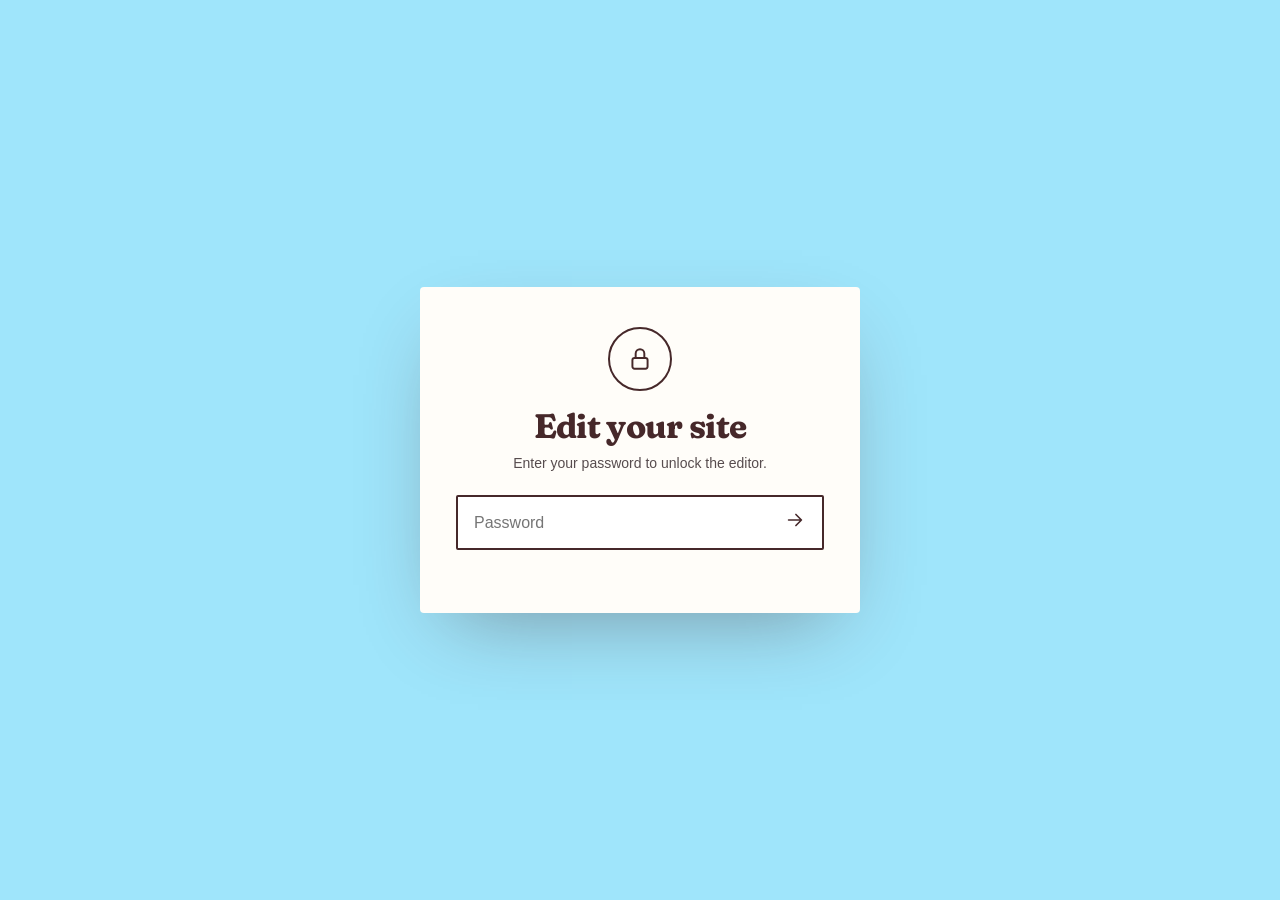
<file: admin/index.html>
<!doctype html>
<html lang="en-GB">
<head>
<meta charset="utf-8">
<meta name="viewport" content="width=device-width, initial-scale=1">
<meta name="robots" content="noindex, nofollow">
<title>Editor · samlewis.fyi</title>
<link rel="icon" href="/favicon.svg" type="image/svg+xml">
<link rel="icon" href="/favicon-32.png" sizes="32x32" type="image/png">
<link rel="apple-touch-icon" href="/apple-touch-icon.png">
<link rel="preconnect" href="https://fonts.googleapis.com">
<link rel="preconnect" href="https://fonts.gstatic.com" crossorigin>
<link rel="stylesheet" href="https://fonts.googleapis.com/css2?family=Fraunces:opsz,wght,SOFT@9..144,600..800,0..100&display=swap">
<link rel="stylesheet" href="admin.css">
</head>
<body>
<div id="gate" class="gate"></div>
<div id="editor" class="editor" hidden>
  <header class="top">
    <div class="top-l"><span class="brand">Sam Lewis</span><span class="brand-sub">Editor</span></div>
    <div class="top-c">
      <button class="ib" id="undo" title="Undo (Ctrl/Cmd Z)" aria-label="Undo" disabled><svg viewBox="0 0 24 24"><path d="M9 14 4 9l5-5"/><path d="M4 9h10.5a5.5 5.5 0 0 1 0 11H11"/></svg></button>
      <button class="ib" id="redo" title="Redo (Ctrl/Cmd Shift Z)" aria-label="Redo" disabled><svg viewBox="0 0 24 24"><path d="m15 14 5-5-5-5"/><path d="M20 9H9.5a5.5 5.5 0 0 0 0 11H13"/></svg></button>
      <span class="sep"></span>
      <div class="seg" role="group" aria-label="Preview size">
        <button class="on" data-device="desktop" title="Desktop" aria-label="Desktop view"><svg viewBox="0 0 24 24"><rect x="3" y="4" width="18" height="12" rx="1.5"/><path d="M8 20h8M12 16v4"/></svg></button>
        <button data-device="mobile" title="Mobile" aria-label="Mobile view"><svg viewBox="0 0 24 24"><rect x="7" y="2.5" width="10" height="19" rx="2"/><path d="M11 18.5h2"/></svg></button>
      </div>
      <button class="ib" id="previewBtn" title="Preview without editing tools" aria-label="Preview"><svg viewBox="0 0 24 24"><path d="M2 12s3.5-7 10-7 10 7 10 7-3.5 7-10 7S2 12 2 12z"/><circle cx="12" cy="12" r="3"/></svg></button>
    </div>
    <div class="top-r">
      <span class="status" id="status" aria-live="polite"></span>
      <a class="lnk" id="visBtn" href="https://samlewis.goatcounter.com" target="_blank" rel="noopener">Visitors</a>
      <a class="lnk" href="../" target="_blank" rel="noopener">View live site</a>
      <button class="btn-p" id="publish">Publish</button>
      <button class="ib" id="menuBtn" aria-label="More" aria-haspopup="true"><svg viewBox="0 0 24 24"><circle cx="5" cy="12" r="1.3"/><circle cx="12" cy="12" r="1.3"/><circle cx="19" cy="12" r="1.3"/></svg></button>
      <div class="menu" id="menu" hidden>
        <button data-act="discard">Discard unpublished changes</button>
        <button data-act="password">Change password</button>
        <button data-act="export">Download a backup of the content</button>
        <button data-act="help">How editing works</button>
        <button data-act="logout">Lock the editor</button>
      </div>
    </div>
  </header>
  <aside class="side" id="side"></aside>
  <main class="stage" id="stage"><div class="frame-wrap" id="frameWrap"><iframe id="frame" title="Site preview"></iframe></div></main>
</div>
<div id="modal" class="modal" hidden></div>
<div id="toast" class="toast" role="status" aria-live="polite"></div>
<input type="file" id="filePick" accept="image/*" hidden>
<input type="file" id="videoPick" accept="video/mp4" hidden>
<script src="admin.js"></script>
</body>
</html>
</file>
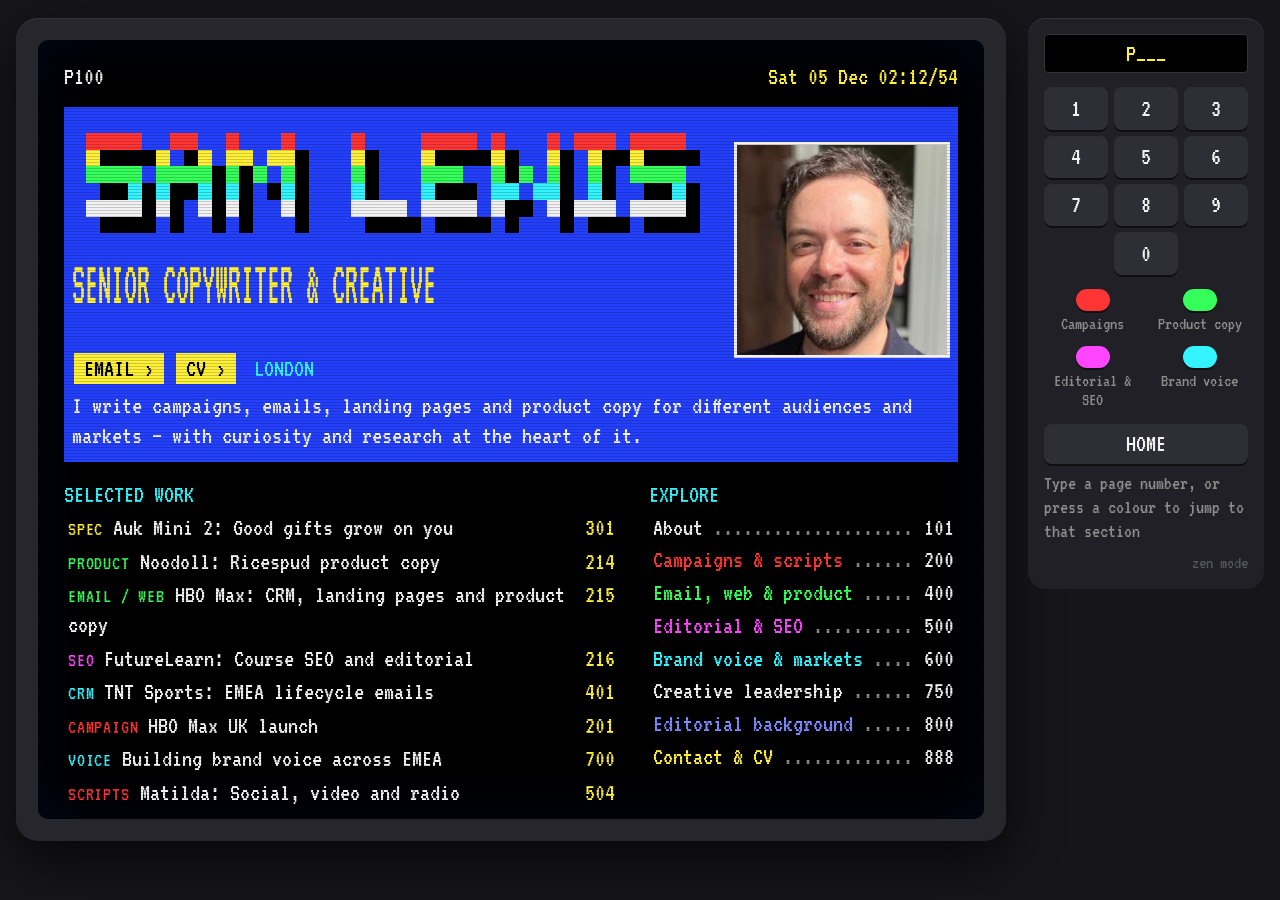
<file: auk/index.html>
<!doctype html>
<html lang="en-GB">
<head>
<meta charset="utf-8">
<meta name="viewport" content="width=device-width, initial-scale=1, viewport-fit=cover">
<title>Sam Lewis | Campaigns, Copy &amp; Brand Voice | Auk Portfolio</title>
<meta name="description" content="Sam Lewis’s Auk-focused portfolio: campaign ideas, emails, landing pages, SEO articles and product messaging.">
<meta name="robots" content="noindex, nofollow">
<meta property="og:type" content="website">
<meta property="og:title" content="Sam Lewis — Auk Portfolio">
<meta property="og:description" content="Auk Mini 2 speculative Christmas and Scandinavian brand campaigns, Noodoll product copy, and international copywriting.">
<meta property="og:image" content="https://samlewis.fyi/img/sam.jpg">
<meta property="og:url" content="https://samlewis.fyi/auk/">
<meta name="twitter:card" content="summary">
<link rel="icon" href="data:image/svg+xml,%3Csvg xmlns='http://www.w3.org/2000/svg' viewBox='0 0 16 16'%3E%3Crect width='16' height='16' fill='%232440ff'/%3E%3Cpath fill='%23fff13a' d='M3 3h10v3H6v1h7v6H3v-3h7V9H3z'/%3E%3C/svg%3E">
<style>body{margin:0} [hidden]{display:none!important} img{max-width:100%}</style>
<link rel="preconnect" href="https://fonts.googleapis.com">
<link rel="preconnect" href="https://fonts.gstatic.com" crossorigin>
<link rel="stylesheet" href="https://fonts.googleapis.com/css2?family=IBM+Plex+Mono:ital,wght@0,400;0,500;1,400&family=VT323&display=swap">
<style>
/* Layout: one teletext screen in a TV bezel, a remote control underneath. Pages swap inside the screen. */
:root {
  color-scheme: dark;
  --black: #000;
  --white: #f2f2f2;
  --red: #ff3434;
  --green: #35ff5a;
  --yellow: #fff13a;
  --blue: #2440ff;
  --magenta: #ff45ff;
  --cyan: #33f4ff;
  --dim: #8c8c8c;
  --bezel: #16161a;
  --bezel-edge: #26262c;
  --remote: #202026;
  --key: #2e2e36;
  --tt: "VT323", "Courier New", ui-monospace, monospace;
  --ui: "VT323", ui-monospace, monospace;
}
* { box-sizing: border-box; }
html, body { background: var(--bezel); }
body {
  color: var(--white);
  font-family: var(--tt);
  font-size: clamp(19px, 2.3vw, 24px);
  line-height: 1.18;
  padding-inline: 16px;
  padding-block: 24px 40px;
  -webkit-font-smoothing: none;
}
.wrap { max-width: 940px; margin-inline: auto; display: grid; gap: 22px; }

/* ---------- TV ---------- */
.tv {
  background: var(--bezel-edge);
  border-radius: 22px;
  padding: clamp(10px, 2vw, 22px);
  box-shadow: 0 1px 0 #34343c inset, 0 20px 50px #000a;
}
.screen {
  position: relative;
  background: var(--black);
  border-radius: 10px;
  padding: clamp(10px, 2.2vw, 22px) clamp(10px, 2.4vw, 26px) 12px;
  overflow: hidden;
  min-height: 540px;
  display: flex; flex-direction: column;
  box-shadow: 0 0 60px #2440ff18 inset;
}
.screen::after {
  content: ""; position: absolute; inset: 0; pointer-events: none;
  background: repeating-linear-gradient(to bottom, transparent 0 2px, #0000002e 2px 3px);
  border-radius: inherit;
}
:where(.screen) :is(img, video) { position: relative; z-index: 1; }
.head {
  display: flex; flex-wrap: wrap; gap: 0 1.2ch; white-space: nowrap;
  font-variant-numeric: tabular-nums;
}
.head .p { color: var(--white); min-width: 4ch; }
.head .svc { color: var(--yellow); }
#screen[data-home="true"] .head .svc { visibility: hidden; }
.head .clock { color: var(--yellow); margin-left: auto; }
.page { flex: 1; display: grid; gap: .7em; align-content: start; padding-top: .6em; }
.page:focus { outline: none; }

/* bands and double height */
.band { padding: .15em .6ch .1em; color: var(--black); }
.band.b-red { background: var(--red); }
.band.b-yellow { background: var(--yellow); }
.band.b-green { background: var(--green); }
.band.b-magenta { background: var(--magenta); }
.band.b-cyan { background: var(--cyan); }
.band.b-white { background: var(--white); }
.band.b-blue { background: var(--blue); color: var(--yellow); }
.band .kicker { display: flex; justify-content: space-between; gap: 1ch; flex-wrap: wrap; }
.dh { line-height: 2.25; padding-bottom: .45em; }
table { font-size: inherit; }
.frac { display: inline-flex; align-items: center; font-size: .72em; line-height: 1; vertical-align: .1em; margin-left: .1em; }
.frac span:first-child { transform: translateY(-.26em); }
.frac span:last-child { transform: translateY(.26em); }
.frac i { font-style: normal; margin: 0 -.12em; }
.dh .w { display: inline-block; transform: scaleY(2); transform-origin: 50% 12%; vertical-align: top; line-height: 1; }
.band .dh { line-height: 2.1; }
.band.sec { padding: .25em .6ch .05em; }
.band.sec .dh { font-size: clamp(1.7em, 6vw, 2.6em); line-height: 1.85; padding-bottom: 0; }
.band.sec .kicker + .dh { font-size: clamp(1.35em, 4.2vw, 2em); margin-top: .12em; }
.crumbs .cur { overflow: hidden; text-overflow: ellipsis; min-width: 0; }
.c-red { color: var(--red); } .c-green { color: var(--green); } .c-yellow { color: var(--yellow); }
.c-blue { color: #7d8dff; } .c-magenta { color: var(--magenta); } .c-cyan { color: var(--cyan); }
.c-white { color: var(--white); } .c-dim { color: var(--dim); }
.bg-blue { background: var(--blue); color: var(--white); padding: .1em .6ch; }
.spec { background: var(--yellow); color: var(--black); padding: .1em .6ch; justify-self: start; }

/* mosaic masthead */
canvas.mosaic { display: block; width: 100%; height: auto; image-rendering: pixelated; }
.mast { background: var(--blue); display: grid; }
.mast-body { padding: .35em .8ch .45em; display: grid; grid-template-columns: minmax(0, 1fr) auto; gap: .3em 2ch; align-items: center; }
.mast-text { display: grid; gap: .3em; min-width: 0; }
.mast .frame, .me .frame { width: clamp(110px, 20vw, 190px); cursor: zoom-in; }
.mast .frame img, .me .frame img { aspect-ratio: 1; object-fit: cover; }
.me { display: grid; grid-template-columns: auto minmax(0, 1fr); gap: 1em 2ch; align-items: start; }
@media (max-width: 520px) { .mast-body { grid-template-columns: minmax(0, 1fr); } .mast .frame { order: -1; } .me { grid-template-columns: minmax(0, 1fr); } }
.mast .sub { color: var(--white); grid-column: 1 / -1; }
.mast .dh.role { font-size: 1.3em; }
.mastcta { display: flex; flex-wrap: wrap; align-items: center; gap: .3em 1.2ch; padding-left: .2ch; }
.mastcta .cta { background: var(--yellow); color: var(--black); text-decoration: none; padding: .02em 1ch; }
.mastcta .cta:hover, .mastcta .cta:focus-visible { background: var(--white); outline: none; }
.mastcta .loc { color: var(--cyan); text-transform: uppercase; margin-left: .6ch; }

/* index lists */
.toc { display: grid; gap: .12em; }
.cards { display: grid; grid-template-columns: repeat(auto-fill, minmax(min(100%, 14em), 1fr)); gap: 1em 1.2ch; margin-top: .3em; }
.card { display: grid; align-content: start; gap: .1em; color: var(--white); text-decoration: none; }
.card .th { display: block; aspect-ratio: 16 / 10; overflow: hidden; border: 2px solid var(--white); background: #111; margin-bottom: .2em; }
.card .th { position: relative; }
.card .ttag { position: absolute; left: 0; top: 0; z-index: 1; background: var(--yellow); color: var(--black); padding: .05em .7ch; }
.card .th img { width: 100%; height: 100%; object-fit: cover; object-position: 50% 30%; display: block; }
.card .th.txt { display: grid; place-items: center; padding: .5em; text-align: center; color: var(--black); font-size: 1.5em; line-height: 1.05; }
.card .tt { display: flex; justify-content: space-between; gap: 1ch; padding: 0 .2ch; }
.card .tt .n { color: var(--yellow); font-variant-numeric: tabular-nums; }
.card .m { color: var(--cyan); padding: 0 .2ch; }
.card .q { color: var(--yellow); padding: 0 .2ch; }
.card:hover .th, .card:focus-visible .th { border-color: var(--yellow); }
.card:hover .tt, .card:focus-visible .tt { background: var(--white); color: var(--black); }
.card:hover .tt .n, .card:focus-visible .tt .n { color: var(--black); }
.card:focus-visible { outline: none; }
.toc a {
  display: grid; grid-template-columns: minmax(0, 1fr) auto; gap: 1ch;
  color: inherit; text-decoration: none; padding: 0 .4ch;
}
.toc a .t { overflow: hidden; white-space: nowrap; text-overflow: clip; }
.toc a .t::after { content: " ........................................................................................."; color: var(--dim); }
.toc a .n { color: var(--white); font-variant-numeric: tabular-nums; }
.toc a:hover, .toc a:focus-visible { background: var(--white); color: var(--black); outline: none; }
.toc a:hover .n, .toc a:focus-visible .n, .toc a:hover .t::after, .toc a:focus-visible .t::after { color: var(--black); }
.cols { display: grid; grid-template-columns: repeat(2, minmax(0, 1fr)); gap: .6em 3ch; }
.headlines a { display: grid; grid-template-columns: minmax(0,1fr) auto; gap: 1ch; color: var(--white); text-decoration: none; padding: 0 .4ch; }
.headlines a .n { color: var(--yellow); }
.fullport { display: block; background: var(--yellow); color: var(--black); text-decoration: none; padding: .15em .8ch; margin-top: .2em; }
.watch { justify-self: start; background: var(--yellow); color: var(--black); text-decoration: none; padding: .05em .8ch; margin-top: .6em; display: inline-block; }
.watch:hover, .watch:focus-visible { background: var(--white); outline: none; }
.fullport:hover, .fullport:focus-visible { background: var(--white); outline: none; }
.headlines { display: grid; gap: .15em; align-content: start; }
.headlines .tag { font-size: .8em; letter-spacing: .04em; }
.flash { animation: ttflash 2.4s steps(1, end) infinite; }
@keyframes ttflash { 0% { visibility: visible; } 60% { visibility: hidden; } }
@media (prefers-reduced-motion: reduce) { .flash { animation: none; } }
.headlines a:hover .tag, .headlines a:focus-visible .tag { color: var(--black); }
.headlines a:hover, .headlines a:focus-visible { background: var(--cyan); color: var(--black); outline: none; }
.headlines a:hover .n, .headlines a:focus-visible .n { color: var(--black); }

/* piece pages */
.piece { display: grid; grid-template-columns: minmax(0, 1fr) minmax(0, 1.05fr); gap: .8em 2.4ch; align-items: start; }
.facts { display: grid; gap: .45em; min-width: 0; }
.row { display: block; }
.row .l { margin-right: 1ch; }
.row .l { font-variant-numeric: tabular-nums; }
.meta { color: var(--cyan); }
.quote { color: var(--yellow); }
.facts .quote { line-height: 1.4; }
.prose { font-family: "IBM Plex Mono", ui-monospace, "Courier New", monospace; font-size: clamp(15px, 1.55vw, 16.5px); line-height: 1.6; color: var(--white); display: grid; gap: .85em; max-width: 64ch; -webkit-font-smoothing: antialiased; }
.prose p { margin: 0; text-wrap: pretty; }
.prose.wide { max-width: 68ch; padding-bottom: .4em; }

figure.pic { margin: 0; display: grid; gap: .25em; min-width: 0; }
.frame {
  position: relative; display: block; width: 100%; max-width: 100%; padding: 0; border: 0;
  background: #111; cursor: zoom-in; border: 3px solid var(--white);
}
.vframe { border: 2px solid var(--white); background: #000; }
.vframe video { display: block; width: 100%; height: auto; aspect-ratio: 16 / 9; }
.frame img { display: block; width: 100%; height: auto; max-height: 440px; object-fit: contain; background: #000; }
.piece > figure.pic .frame { width: fit-content; max-width: 100%; }
.piece > figure.pic .frame img { width: auto; max-width: 100%; max-height: 600px; }
.frame:focus-visible { outline: 3px solid var(--yellow); outline-offset: 2px; }
.stack { display: grid; gap: 1em; min-width: 0; }
.duo { display: grid; grid-template-columns: repeat(2, minmax(0, 1fr)); gap: 1.4ch; min-width: 0; align-items: start; }
.duo .vframe video { aspect-ratio: 280 / 492; }
.duo .frame { width: 100% !important; }
.duo .frame img { width: 100% !important; max-height: none !important; }
.piece.solo { grid-template-columns: minmax(0, 1fr); }
.piece.solo .prose { max-width: 68ch; }
.gallery { display: flex; gap: 1.5ch; margin-top: 1em; align-items: flex-start; }
.gallery .gi { min-width: 0; }
.gallery .frame img { max-height: none; }
@media (max-width: 560px) { .gallery { flex-direction: column; max-width: none !important; } .gallery .gi { flex: none !important; width: 100%; } }
.pics2 { display: grid; grid-template-columns: repeat(2, minmax(0, 1fr)); gap: 1.2ch; }
figcaption { color: var(--dim); font-size: .8em; line-height: 1.2; }
#email { overflow-wrap: anywhere; }
.row > span { min-width: 0; overflow-wrap: anywhere; }
.cvjobs { display: grid; gap: .8em; }
.cvb { margin: .3em 0 0; padding-left: 10ch; font-family: "IBM Plex Mono", ui-monospace, monospace; font-size: clamp(14px, 1.45vw, 15.5px); line-height: 1.5; display: grid; gap: .25em; -webkit-font-smoothing: antialiased; }
.cvb li::marker { color: var(--dim); }
@media (max-width: 560px) { .cvb { padding-left: 1.3em; } }
.cv { display: grid; gap: .1em; font-variant-numeric: tabular-nums; }
.cvrow { display: grid; grid-template-columns: 8ch minmax(0, 1fr) minmax(0, 1fr); gap: 0 1.5ch; }
@media (max-width: 560px) { .cvrow { grid-template-columns: 8ch minmax(0, 1fr); } .cvrow > :last-child { grid-column: 2; } }
.scorewide { display: grid; gap: .3em; }
.blk { display: grid; gap: .5em; margin-top: 1.1em; }
.script { display: grid; grid-template-columns: minmax(0, 1fr) minmax(0, 1.5fr); gap: .7em 3ch; align-items: start; }
.script .vo { color: var(--white); }
.script .act, .collab p { font-family: "IBM Plex Mono", ui-monospace, monospace; font-size: clamp(14px, 1.45vw, 15.5px); line-height: 1.5; margin: 0; -webkit-font-smoothing: antialiased; }
.script .act { color: var(--cyan); font-style: italic; }
.endline { border-top: 1px dashed #ffffff30; padding-top: .45em; }
.collabs { display: grid; grid-template-columns: repeat(3, minmax(0, 1fr)); gap: 1.4ch; }
.collab { border-top: 4px solid var(--green); padding-top: .35em; display: grid; gap: .1em; align-content: start; }
.collab .ch { color: var(--yellow); }
.collab .who a { color: var(--white); text-decoration: underline; text-underline-offset: .15em; }
.collab .who a:hover, .collab .who a:focus-visible { background: var(--white); color: var(--black); outline: none; }
.collab .role { color: var(--dim); font-size: .85em; margin-bottom: .35em; }
@media (max-width: 720px) {
  .script { grid-template-columns: minmax(0, 1fr); gap: .2em; }
  .script .act { margin-bottom: .7em; }
  .collabs { grid-template-columns: minmax(0, 1fr); gap: 1em; }
}

.scores { width: 100%; border-collapse: collapse; font-variant-numeric: tabular-nums; }
.scores td { padding: .1em .6ch; }
.scores tr:nth-child(odd) td { color: var(--white); }
.scores tr:nth-child(even) td { color: var(--cyan); }
.scores td:last-child { text-align: right; color: var(--yellow); }
.bigstats { display: grid; grid-template-columns: repeat(3, minmax(0, 1fr)); gap: 1ch; }
.bigstats.two { grid-template-columns: repeat(2, minmax(0, 1fr)); }
.bigstats div { background: var(--blue); padding: .3em .8ch .2em; }
.bigstats b { display: block; font-weight: normal; color: var(--yellow); }

.fastext {
  display: grid; grid-template-columns: auto minmax(0, 1fr) auto; gap: 1ch;
  margin-top: .8em; padding-top: .3em;
}
.fastext:empty { display: none; }
.crumbs { display: flex; align-items: baseline; gap: 1.2ch; flex-wrap: nowrap; white-space: nowrap; min-width: 0; max-width: 100%; overflow: hidden; contain: inline-size; margin: .15em 0 .5em; text-transform: uppercase; }
.crumbs:empty { display: none; }
.crumbs button { font: inherit; text-transform: inherit; background: none; border: 0; padding: 0 .3ch; cursor: pointer; color: var(--cyan); }
.crumbs .back { background: var(--white); color: var(--black); padding: 0 .8ch; }
.crumbs .path { display: flex; flex-wrap: nowrap; align-items: baseline; gap: 0 .6ch; min-width: 0; overflow: hidden; }
.crumbs .back { flex: none; }
.crumbs .sep { color: var(--dim); }
.crumbs .here { color: var(--white); }
.crumbs button:hover, .crumbs button:focus-visible { background: var(--yellow); color: var(--black); outline: none; }
.fastext .sec { justify-self: center; }
.fastext button {
  font: inherit; background: none; border: 0; padding: 0 .3ch; text-align: left; cursor: pointer;
  white-space: nowrap; overflow: hidden; text-overflow: ellipsis;
}
.fastext button { color: var(--white); }
.fastext button:hover, .fastext button:focus-visible { background: var(--white); color: var(--black); outline: none; }
.fastext button:hover span, .fastext button:focus-visible span { color: var(--black); }

/* ---------- Remote ---------- */
.remote {
  background: var(--remote); border-radius: 18px; padding: 16px clamp(12px, 3vw, 24px);
  display: grid; grid-template-columns: auto minmax(0, 1fr); gap: 14px 22px; align-items: center;
  box-shadow: 0 1px 0 #34343c inset;
}
.entry {
  background: #000; color: var(--yellow); padding: .15em .8ch; min-width: 7ch; text-align: center;
  font-variant-numeric: tabular-nums; border-radius: 4px; border: 1px solid #333;
}
.keys { display: grid; grid-template-columns: repeat(10, minmax(0, 1fr)); gap: 6px; }
.key, .rbtn {
  font: inherit; color: var(--white); background: var(--key); border: 0; border-radius: 8px;
  padding: .25em 0; cursor: pointer; box-shadow: 0 2px 0 #0008;
}
.key:hover, .rbtn:hover { background: #3b3b45; }
.key:active, .rbtn:active { transform: translateY(1px); box-shadow: none; }
.key:focus-visible, .rbtn:focus-visible { outline: 2px solid var(--yellow); outline-offset: 2px; }
.side { grid-column: 1 / -1; display: grid; grid-template-columns: repeat(4, minmax(0, 76px)); gap: 10px; }
.fkw { font: inherit; background: none; border: 0; padding: 0; cursor: pointer; display: grid; justify-items: center; gap: 3px; color: var(--dim); }
.fkw { min-width: 0; align-content: start; }
.fkw .fl { font-size: .72em; line-height: 1.1; white-space: nowrap; min-height: 1em; text-align: center; }
.fkw .fl { white-space: normal; }
.fkw:hover .fl { color: var(--white); }
.fkw[aria-current="true"] .fl { color: var(--white); }
.fkw[aria-current="true"] .fk { outline: 2px solid var(--white); outline-offset: 2px; }
.fkw:focus-visible { outline: 2px solid var(--yellow); outline-offset: 3px; border-radius: 6px; }
.fk { display: block; width: 34px; height: 22px; border: 0; border-radius: 11px; box-shadow: 0 2px 0 #0008; }
.fk.red { background: var(--red); } .fk.green { background: var(--green); } .fk.yellow { background: var(--yellow); } .fk.magenta { background: var(--magenta); } .fk.cyan { background: var(--cyan); }
.rbtns { grid-column: 1 / -1; display: flex; flex-wrap: wrap; gap: 8px; align-items: center; }
.rbtn { padding: .2em 1.4ch; }
.rbtn[aria-pressed="true"] { background: var(--white); color: var(--black); }
.help { color: var(--dim); margin-left: auto; }
.zenbtn { font: inherit; font-size: .72em; background: none; border: 0; padding: 0; color: #55555f; cursor: pointer; margin-left: auto; }
.zenbtn:hover, .zenbtn:focus-visible { color: var(--cyan); outline: none; }
.zen { position: relative; margin-top: .2em; }
.zen canvas { border: 2px solid var(--white); }
.zenface { position: absolute; left: 50%; top: 42%; width: 25%; transform: translate(-50%, -50%); aspect-ratio: 1; object-fit: cover; border: 3px solid var(--white); }

/* lightbox */
.lb[hidden] { display: none; }
.lb { position: fixed; inset: 0; background: #000e; display: grid; place-items: center; padding: 24px; z-index: 10; }
.lb img { max-width: 100%; max-height: calc(100vh - 110px); width: auto; height: auto; border: 3px solid var(--white); }
.lb .bar { display: flex; justify-content: space-between; gap: 2ch; width: min(100%, 1100px); margin-bottom: 10px; }
.lb button { font: inherit; background: var(--white); color: var(--black); border: 0; padding: 0 1.2ch; cursor: pointer; }
.lb-inner { display: grid; justify-items: center; }

@media (max-width: 720px) {
  .piece { grid-template-columns: minmax(0, 1fr); }
  .piece figure.pic { order: -1; }
  .cols { grid-template-columns: minmax(0, 1fr); }
  .remote { grid-template-columns: minmax(0, 1fr); }
  .side { grid-template-columns: repeat(4, minmax(0, 1fr)); }
  .keys { grid-column: 1 / -1; grid-template-columns: repeat(5, minmax(0, 1fr)); }
  .help { margin-left: 0; width: 100%; }
  .screen { min-height: 0; }
  .fastext { grid-template-columns: auto minmax(0, 1fr) auto; }
  .fastext { grid-template-columns: auto auto; justify-content: space-between; }
  .fastext .sec { display: none; }
  .crumbs .cur, .crumbs .hm { display: none; }
  .bigstats { grid-template-columns: minmax(0, 1fr); }
}

/* ---------- desktop: use the width, keep the home page above the fold ---------- */
.wrap { max-width: 1480px; }
.toc { align-content: start; }
@media (min-width: 721px) { .cols { grid-template-columns: minmax(0, 1.8fr) minmax(0, 1fr); } }
.mast canvas.mosaic { height: auto; width: min(100%, clamp(260px, 84vh, 1000px)); }
@media (max-width: 720px) { .mast canvas.mosaic { width: 100%; height: auto; } }
.mast .frame { width: clamp(96px, min(20vw, 24vh), 260px); }
@media (min-width: 721px) {
  body { font-size: clamp(16px, min(2.3vw, 2.8vh), 30px); padding-block: 18px 32px; }
}
@media (min-width: 1100px) {
  .wrap { grid-template-columns: minmax(0, 1fr) 236px; align-items: start; }
  .remote { grid-template-columns: minmax(0, 1fr); position: sticky; top: 18px; padding: 16px; }
  .entry { justify-self: stretch; }
  .keys { grid-column: auto; grid-template-columns: repeat(3, minmax(0, 1fr)); }
  .keys .key:last-child { grid-column: 2; }
  .side { grid-template-columns: repeat(2, minmax(0, 1fr)); row-gap: 12px; }
  .rbtns .rbtn { flex: 1; }
  .help { margin-left: 0; width: 100%; font-size: .8em; }
}

/* Pinterest case study: same text-left, artwork-right pattern as other cases. */
.pinterest-case { display: grid; min-width: 0; }
.pinterest-case-kicker {
  display: flex; justify-content: space-between; align-items: center;
  flex-wrap: wrap; gap: 1ch; font-size: .8em; color: var(--cyan); margin: .1em 0 .65em;
}
.pinterest-case-body {
  display: grid;
  grid-template-columns: minmax(0, .92fr) minmax(0, 1.08fr);
  align-items: start; gap: clamp(14px, 2.6vw, 38px); min-width: 0;
}
.pinterest-story { min-width: 0; }
.pinterest-story h1 {
  font-family: var(--tt); font-size: clamp(1.4em, 3vw, 2.05em);
  line-height: 1.02; font-weight: normal; margin: 0 0 .4em; color: var(--yellow);
}
.pinterest-story .prose { max-width: 60ch; padding: 0; }
.pinterest-hero-gallery {
  display: grid; grid-template-columns: repeat(2, minmax(0, 1fr));
  align-items: start; gap: clamp(7px, 1vw, 14px); min-width: 0;
}
.pinterest-hero-gallery .frame { width: 100%; overflow: hidden; border: 0; border-radius: 6px; }
.pinterest-hero-gallery .frame img {
  display: block; width: 100%; height: auto; max-height: none;
  aspect-ratio: 743 / 990; object-fit: contain;
}
.pinterest-hero-gallery figcaption {
  font-size: .6em; line-height: 1.2; color: var(--dim); margin-top: .25em;
}
.pinterest-hero-gallery .frame:hover,
.pinterest-hero-gallery .frame:focus-visible { outline: 2px solid var(--yellow); outline-offset: 2px; }
@media (max-width: 760px) {
  .pinterest-case-body { grid-template-columns: minmax(0, 1fr); gap: 1.2em; }
  .pinterest-story { max-width: 65ch; }
  .pinterest-hero-gallery { max-width: 670px; }
}
/* One campaign hero, then one distinct in-situ proof image. */
.westminster-primary { min-width: 0; display: flex; align-items: flex-start; justify-content: center; }
.westminster-primary figure.pic { min-width: 0; width: fit-content; max-width: 100%; }
.westminster-primary .frame { width: fit-content; max-width: 100%; }
.westminster-primary .frame img { width: auto; max-width: 100%; max-height: min(70vh, 620px); height: auto; object-fit: contain; }
.westminster-snapshot {
  margin-top: clamp(24px, 3.5vw, 42px);
  padding-top: 1em;
  border-top: 1px solid #ffffff38;
  display: grid;
  gap: .55em;
  align-items: start;
  justify-items: start;
  min-width: 0;
}
.westminster-snapshot .snapshot-heading { color: var(--cyan); font-size: .84em; }
.westminster-snapshot figure.pic { width: min(100%, 405px); }
.westminster-snapshot .frame { width: 100%; }
.westminster-snapshot .frame img { display: block; width: 100%; max-height: none; height: auto; object-fit: contain; }
.westminster-snapshot figcaption { font-size: .78em; line-height: 1.4; margin-top: .35em; }
@media (max-width: 720px) {
  .westminster-primary .frame img { max-height: none; }
  .westminster-snapshot figure.pic { width: min(100%, 420px); }
}
.atg-case { margin-top: .8em; grid-template-columns: minmax(0, .9fr) minmax(0, 1.1fr); }
.atg-advert { min-width: 0; align-self: start; }
.atg-advert figure.pic { width: 100%; }
.atg-advert .frame { width: 100%; border: 0; }
.atg-advert .frame img { display: block; width: 100%; height: auto; max-height: none; object-fit: contain; }
@media (max-width: 720px) { .atg-case { grid-template-columns: minmax(0, 1fr); } }
.noodoll-case { margin-top: .75em; display: grid; gap: 1.1em; }
.noodoll-case .prose { max-width: 75ch; }
.noodoll-screenshot { width: 100%; }
.noodoll-screenshot figure.pic, .noodoll-screenshot .frame { width: 100%; }
.noodoll-screenshot .frame img { display: block; width: 100%; height: auto; max-height: none; }
/* Auk: one UK Christmas concept. Display the original artwork cleanly. */
.auk-single-case { min-width:0; }
.auk-single-body {
  display:grid;
  grid-template-columns:minmax(0,.85fr) minmax(0,1.15fr);
  align-items:start; gap:clamp(14px,2.5vw,32px); min-width:0;
  margin-top:.3em;
}
.auk-single-story { min-width:0; }
.auk-single-story h1 { font-family:var(--tt);font-weight:normal;font-size:clamp(1.5em,3vw,2.1em);color:var(--yellow);line-height:1.08;margin:0 0 .6em; }
.auk-single-story .prose { max-width:65ch; padding:0; }
.auk-single-image { position:relative; z-index:2; min-width:0; isolation:isolate; }
.auk-single-image figure.pic,.auk-single-image .frame { width:100%; }
.auk-single-image .frame { border:0; border-radius:6px; overflow:hidden; }
.auk-single-image .frame img {
  display:block; width:100%; height:auto; max-height:none;
  aspect-ratio:3/2; object-fit:contain;
  image-rendering:auto; filter:none;
}
.screen:has(.auk-single-case)::after { display:none; }
@media(max-width:760px) {
  .auk-single-body { grid-template-columns:minmax(0,1fr); gap:1em; }
  .auk-single-image { max-width:720px; }
}
.futurelearn-case { grid-template-columns:minmax(0,.9fr) minmax(0,1.1fr);align-items:start;gap:clamp(15px,2.5vw,32px); }
.futurelearn-examples { display:grid;grid-template-columns:minmax(0,1fr);gap:1.15em;min-width:0; }
.futurelearn-examples figure.pic,.futurelearn-examples .frame { width:100%; }
.futurelearn-examples .frame img { display:block;width:100%;height:auto;max-height:none;object-fit:contain; }
.futurelearn-examples figcaption { color:var(--dim);font-size:.78em;line-height:1.4;margin-top:.3em; }
@media(max-width:760px) { .auk-execution,.futurelearn-case {grid-template-columns:minmax(0,1fr);gap:.85em;} .auk-execution-image {max-width:720px;} }
.section-intro { margin-block: .7em 1em; color: var(--white); }
.spec-executions { display:grid; grid-template-columns: repeat(auto-fit, minmax(min(100%, 16em),1fr)); gap: .75em; margin-top: .6em; }
.spec-execution { padding: .9em 1ch; border: 1px solid var(--yellow); background: #15151c; display:grid; gap: .5em; align-content: start; }
.spec-execution .setup { color: var(--white); }
.spec-execution .payoff { color: var(--yellow); font-size: 1.28em; }
.spec-execution .scene { color: var(--dim); font-size: .8em; }
</style>
</head>
<body>

<div class="wrap">
  <div class="tv">
    <div class="screen" id="screen">
      <div class="head" aria-hidden="true">
        <span class="p" id="hp">P100</span>
        <span class="svc">SAM LEWIS</span>
        <span class="clock" id="clock"></span>
      </div>
      <nav class="crumbs" id="crumbs" aria-label="Breadcrumb"></nav>
      <main class="page" id="page" tabindex="-1" aria-live="polite"></main>
      <nav class="fastext" id="fastext" aria-label="Fastext links"></nav>
    </div>
  </div>

  <div class="remote" aria-label="Remote control">
    <div class="entry" id="entry" aria-live="polite">P___</div>
    <div class="keys" id="keys"></div>
    <div class="side" id="side">
      <button class="fkw" data-go="200" data-sec="200" aria-label="Campaigns and big ideas, page 200"><span class="fk red"></span><span class="fl">Campaigns</span></button>
      <button class="fkw" data-go="400" data-sec="400" aria-label="Email, web and product copy, page 400"><span class="fk green"></span><span class="fl">Product copy</span></button>
      <button class="fkw" data-go="500" data-sec="500" aria-label="Editorial and SEO, page 500"><span class="fk magenta"></span><span class="fl">Editorial &amp; SEO</span></button>
      <button class="fkw" data-go="600" data-sec="600" aria-label="Brand voice and audiences, page 600"><span class="fk cyan"></span><span class="fl">Brand voice</span></button>
    </div>
    <div class="rbtns">
      <button class="rbtn" id="toIndex">HOME</button>
      <span class="help">Type a page number, or press a colour to jump to that section</span>
      <button class="zenbtn" data-go="900" aria-label="Zen mode, page 900">zen mode</button>
    </div>
  </div>
</div>

<div class="lb" id="lb" hidden role="dialog" aria-modal="true" aria-label="Picture">
  <div class="lb-inner">
    <div class="bar"><span class="c-cyan" id="lbcap"></span><button id="lbclose">CLOSE</button></div>
    <img id="lbimg" alt="">
  </div>
</div>

<script>
(() => {
/* ---------- content ---------- */
const CH = {
  200:{name:"CAMPAIGNS & ADS",title:"CAMPAIGNS & SCRIPTS",colour:"red"},
  400:{name:"EMAIL, WEB & PRODUCT",title:"EMAIL, WEB & PRODUCT COPY",colour:"green"},
  500:{name:"EDITORIAL & SEO",title:"EDITORIAL, SEO & CONTENT",colour:"magenta"},
  600:{name:"BRAND VOICE & MARKETS",title:"BRAND VOICE & AUDIENCES",colour:"cyan"},
  700:{name:"BRAND VOICE",title:"BRAND VOICE",colour:"white"},
  750:{name:"CREATIVE LEADERSHIP",title:"CREATIVE LEADERSHIP",colour:"white"},
  800:{name:"EDITORIAL WRITING",title:"EDITORIAL WRITING",colour:"blue"}
};
const PIECES = {
  201: { tag: "CAMPAIGN", title: "HBO MAX UK LAUNCH CAMPAIGN", meta: "HBO Max · OOH · 2026 · Warner Bros. Discovery",
    cardQuote: "The best new platform since 9¾.",
    body: [
      "I led copy for the UK launch of HBO Max in 2026, writing across radio, outdoor, social, email and display. I pushed for UK-specific lines that spoke to local places and content, like \u201cThe best new platform since 9¾.\u201d",
      "That line ran as a takeover of the tunnel at King's Cross, and the ad went viral on LinkedIn. Across the launch as a whole, UK subscriptions passed the yearly target within four months.",
      "The same witty tone also carried through the launch emails and product experience.",
    ],
    pics: [["kings-cross", "King's Cross tunnel, London"]] },
  202: { tag: "CAMPAIGN", title: "HBO MAX WALL-TO-WALL WATERCOOLER CAMPAIGN", meta: "HBO Max · OOH brand campaign · Autumn 2026 · Warner Bros. Discovery",
    body: [
      "This outdoor brand campaign ran in autumn 2026, at a point when HBO Max was between big new releases. With no single launch to shout about, the idea was to remind people how much is already there: a back catalogue full of the shows everyone has talked about for years.",
      "\u201cWall-to-Wall Watercooler\u201d was the broader copy concept, turning that breadth into one simple promise: on HBO Max, there\u2019s always something people are talking about. For this update to the campaign I added the subtitle, \u201cCritically acclaimed, publicly debated\u201d, which makes the point that these are shows people argue over as well as admire.",
      "Each poster put characters from different eras of HBO side by side, keeping the brand front of mind until the next big release.",
    ],
    pics: [["watercooler", "“Wall-to-Wall Watercooler” poster"]] },
  203: { title: "SUCCESSION INFLUENCER CAMPAIGN FOR HBO MAX", meta: "HBO Max · Social & influencer · Warner Bros. Discovery",
    quote: "Who's up for a pint at The Royal Roy?",
    body: ["I develop social and influencer ideas for HBO Max. This paid collaboration with @hollyandbrookearehooked ran for the UK and Ireland launch, and imagined the Roys from Succession running a British pub."],
    pics: [["royal-roy", "Instagram, @hbomaxuk × @hollyandbrookearehooked"]] },
  204: { title: "HBO MAX DISPLAY & PAID SOCIAL ADS", meta: "HBO Max · Display & paid social · Warner Bros. Discovery",
    quote: "Tough cases call for strong leads.",
    body: ["I write display and paid-social copy for HBO Max across EMEA, plus international titles and taglines for European productions. Every word has to earn its place."],
    pics: [["tough-cases", "Display ad, before market pricing was added"]] },
  205: { title: "HUMANS AND HALT AND CATCH FIRE TAGLINES", meta: "Humans · Halt and Catch Fire · Empire Design",
    quote: "Made in our image. Out of our control.",
    quote2: "The battle for CTRL begins.",
    body: [
      "At Empire Design, I developed concepts, taglines and scripts for theatrical and home-entertainment campaigns for Universal Studios, Fox, AMC and Canal Plus, and wrote trailer, radio, outdoor, digital and social copy for film and TV launches.",
      "Two of my lines from that time: the first for Humans, the second for Halt and Catch Fire.",
    ],
    pics: [["humans", "Humans"], ["halt-catch-fire", "Halt and Catch Fire"]] },

  501: { tag: "CAMPAIGN", title: "THE WORLD GOES POP: TATE MODERN CAMPAIGN", meta: "Tate Modern · Campaign concept, trailer & script · AKA UK",
    body: [
      "The challenge with Tate Modern's The World Goes Pop was to make an art exhibition feel connected to the culture happening right now. I wanted to take Pop Art out of the gallery and into contemporary pop culture.",
      "My idea was to bring Japanese pop star Kyary Pamyu Pamyu into the campaign. Her surreal, colourful visual world felt like a natural fit for the exhibition — a way to connect the work on the walls with a pop culture audience.",
      "I contacted her team and discovered she was coming to London for a show. We managed to bring the idea to life while she was here. I developed the trailer concept, wrote the script and helped on the shoot.",
    ],
    link: ["https://www.youtube.com/watch?v=F1pbMBGxvS4", "Watch the trailer"],
    pics: [["world-goes-pop", "The World Goes Pop, Tate Modern"]] },
  207: { tag: "TRAILER", title: "POGÁNY INDULÓ DOCUMENTARY TRAILER FOR HBO MAX", meta: "HBO Max · Hungarian original documentary series · Trailer concept & script · Warner Bros. Discovery",
    body: [
      "Pogány Induló is a Hungarian rapper, real name Marcell Szirmai, who became one of the country's biggest music stars by the age of twenty.",
      "For HBO Max's four-part documentary series about him, Pogány Induló: Vajon mit mondana anya (What Would Mum Say?), I came up with the concept for the trailer and wrote the script.",
      "My concept shows him walking alone against the crowd, with his own lyrics projected onto him. He's a lone wolf, weighed down by his words.",
    ],
    link: ["https://www.youtube.com/watch?v=p6dlv8rp49E", "Watch the trailer"],
    pics: [["pogany-indulo", "Pogány Induló: Vajon mit mondana anya, HBO Max"]] },
  208: { tag: "TRAILER", title: "BOYHOOD TRAILER", meta: "Universal · Trailer script · Empire Design",
    body: [
      "At Empire Design, I scripted an emotive trailer for Universal's release of Boyhood, Richard Linklater's film shot over twelve years with the same cast.",
      "The film follows one boy, Mason, from the age of six to eighteen, with Patricia Arquette and Ethan Hawke as his parents. That process was what made the film unique, so the script had to explain it quickly, then let the footage do the emotional work as Mason grows up on screen.",
      "The trailer gained 5.5 million views on YouTube, and was also shown on TV in America.",
    ],
    pics: [["boyhood", "Boyhood, Universal"]] },
  502: { tag: "TRAILER", title: "HOME, I'M DARLING TRAILER FOR THE NATIONAL THEATRE", meta: "National Theatre · Trailer script · AKA UK",
    body: [
      "Laura Wade's play Home, I'm Darling follows Judy, a woman who chooses to live as a perfect 1950s housewife in the present day.",
      "I wrote the National Theatre's trailer to match: a script in the style of a 1950s TV commercial that sells the dream, then hints at the cracks beneath it. It has more than 200,000 views on YouTube.",
    ],
    link: ["https://www.youtube.com/watch?v=fDvlSoQ3PY4", "Watch the trailer"],
    pics: [["national-theatre", "Home, I'm Darling trailer, National Theatre"]] },

  206: { tag: "TRAILER", title: "HBO MAX TRAILERS FOR CINEMA, TV AND RADIO", meta: "HBO Max · Trailers · Cinema, TV & radio · Warner Bros. Discovery",
    body: [
      "At HBO Max, I come up with ideas for trailers and write the scripts, for cinema, TV and radio.",
      "That includes radio trailers for our UK campaigns, scripts for brand campaigns, and trailer ideas for brand campaigns around HBO's local original productions.",
    ],
    pics: [["hbo-max-trailer", "HBO Max trailer"]] },

  211: { tag: "CAMPAIGN", title: "HBO MAX HALLOWEEN 2026 CAMPAIGN", meta: "HBO Max · Halloween 2026 · Campaign concept · AV & online · Warner Bros. Discovery",
    quote: "Fear hits home.",
    body: [
      "For Halloween 2026 on HBO Max, I came up with the campaign line: \u201cFear hits home.\u201d",
      "The line has a double meaning. It speaks to the quality of the horror on HBO Max, the kind that really gets to you, and to the Home in Home Box Office: you don\u2019t have to leave the house to be terrified.",
      "The line flexed across AV and online assets, from the trailer to display creative.",
    ],
    video: ["hbo-max-halloween", "HBO Max Halloween 2026 trailer"],
    pics: [["hbo-max-halloween", "Display creative: \u201cFear hits home\u201d"]] },

  212: { tag: "CAMPAIGN", title: "A KNIGHT OF THE SEVEN KINGDOMS GAMIFIED JOURNEY", meta: "HBO Max app · A Knight of the Seven Kingdoms · Interactive retention campaign · Warner Bros. Discovery",
    body: [
      "We needed to keep A Knight of the Seven Kingdoms viewers watching throughout the show\u2019s debut season.",
      "My solution was an interactive journey in the HBO Max app. Episode by episode, users took quizzes and played games to work their way up from stable hand to knight.",
      "The in-season gamification drove an uplift of around 16\u201318% through consistent episode progression.",
    ],
    duo: true,
    video: ["knight-journey", "Episode challenge: take your vows"],
    pics: [["knight-journey", "Result screen for getting every answer wrong"]] },

  213: { tag: "B2B", title: "ATG THEATRES: BUSINESS DESERVES A BIGGER STAGE", meta: "ATG Theatres · Corporate nights out & venue hire · LinkedIn concept · AKA UK",
    body: [
      "At AKA, part of ATG, I worked on attracting corporate clients to theatres. The creative challenge was different from selling tickets: I wanted businesses to see a West End theatre as somewhere special for their next corporate night out.",
      "“Business deserves a bigger stage” gives that idea a simple, memorable line. A LinkedIn execution set against the Lyceum Theatre shows how the venue itself can do the selling — a famous West End theatre that makes a company night out feel like an occasion."
    ],
    pics: [["atg-lyceum-b2b", "ATG Theatres corporate venue hire LinkedIn advertising concept featuring the Lyceum Theatre"]] },

  301: { tag:"SPEC",title:"AUK MINI 2: GOOD GIFTS GROW ON YOU",meta:"Auk Mini 2 · UK Christmas campaign · Independent spec concept",spec:true,
    body:[
      "Here, I was imagining a UK Christmas campaign for Auk, built around the line “Good gifts grow on you.” It’s warm, spare and lightly witty, with a slightly dry Scandinavian flavour.",
      "The supporting line — “Meet Auk Mini 2. Fresh greens, minus the fuss.” — turns the product promise already on the Auk website into something more compact and digestible. It keeps the tone practical and British, while the headline does the more emotional work.",
      "Together, the lines position Auk Mini 2 as a gift that keeps giving — something useful, distinctive and quietly joyful in everyday life."
    ],
    pics:[["auk-good-gifts-grow-on-you","Auk Mini 2 speculative UK Christmas advert: Good gifts grow on you, with a family sharing a meal around a warm kitchen table"]] },
  214: { tag:"PRODUCT",title:"NOODOLL: RICESPUD PRODUCT MESSAGING",meta:"Noodoll · Ecommerce · Product descriptions",
    body:[
      "At Noodoll, I wrote product copy designed to bring the characters to life while helping customers understand what they're buying. Ricespud needed a playful, distinctive voice alongside clear descriptions of the product.",
      "From “Are you ready for spud at first sight?” to the softness, embroidered features and little arms for hugs, the writing brings the character into the shopping experience."
    ],pics:[["noodoll-ricespud-product-copy","Noodoll Ricespud product page showing the plush and the product copy I wrote"]] },
  215: { tag:"EMAIL / WEB",title:"HBO MAX: EMAIL, LANDING PAGES & PRODUCT COPY",meta:"HBO Max · EMEA · CRM, web and product messaging",
    body:[
      "At HBO Max, I write English master copy for emails, landing pages and product journeys across EMEA, from launch and onboarding to retention and win-back.",
      "That includes explaining offers and product features simply, while keeping the brand voice distinctive. I adapt messages for different placements, audiences and markets, and write the CTAs, modules and subject lines that turn a big idea into a working customer journey.",
      "For the UK launch, I helped keep the same voice consistent across advertising, welcome emails and product copy."
    ],pics:[["hbo-max-welcome-email","HBO Max UK welcome email"]] },
  216: { tag:"SEO / EDITORIAL",title:"FUTURELEARN: COURSE SEO & EDITORIAL",meta:"FutureLearn · Search-led course titles · Long-form articles",
    body:[
      "At FutureLearn, I used keyword research and search-results analysis to write course titles that would rank well while still making sense to prospective learners. ‘Power Dressing in the Zoom Era’ is one example of balancing clear search intent with useful, engaging copy.",
      "I also researched and wrote longer editorial pieces, often based on interviews with educators. These two examples show the range: precise, discovery-led course messaging and more expansive storytelling, including an article exploring Ancient Rome."
    ],
    pics:[["futurelearn-course-seo","FutureLearn course page: Power Dressing in the Zoom Era, showing search-informed course-title copy"],["futurelearn-editorial-rome","FutureLearn long-form editorial article: Explore a virtual map of Ancient Rome"]] },
  401: { title: "TNT SPORTS CRM, INCLUDING PARIS 2024", meta: "TNT Sports · Paris 2024 · CRM · Warner Bros. Discovery",
    body: [
      "I lead master CRM for HBO Max and TNT Sports across EMEA, from onboarding to win-back. When we took on TNT Sports' CRM, I worked with their marketing team to rebuild the emails around user data. Our CRM now performs better than any other WBD region.",
      "For Paris 2024, a large batch of Olympics comms landed just before deadline. I used automation to deliver it on time, during what became our highest-ever period for new subscriptions.",
    ],
    scores: true,
    pics: [["paris-2024", "Paris 2024 CRM"]] },
  403: { tag: "CAMPAIGN", title: "MILANO CORTINA 2026 INTERACTIVE CAMPAIGN", meta: "HBO Max · TNT Sports · Milano Cortina 2026 · Warner Bros. Discovery",
    quote: "Your Olympics. Your way.",
    body: [
      "I come up with interactive campaigns for TNT Sports users. For the Milano Cortina 2026 Winter Olympics, I created a pick-your-sports journey: users chose the sports they cared about from all 16 on the programme, so we only sent them the notifications that mattered to them.",
      "The final screen asked them to turn on push notifications, so they were ready for the opening ceremony on 6 February.",
    ],
    wide: true,
    pics: [["milano-cortina", "Pick-your-sports journey, Milano Cortina 2026"]] },

  209: { title: "MOCK THE WEEK PRINT AD FOR TLC", meta: "TLC · Print · Warner Bros. Discovery",
    quote: "Heard we were finished? Fake news.",
    body: ["I wrote this print ad for Mock the Week on TLC, turning the idea that the show was ‘finished’ into the punchline."],
    pics: [["mock-the-week", "Print ad for TLC"]] },
  505: { tag: "CAMPAIGN", title: "WESTMINSTER ABBEY: FEEL WONDER FIRST HAND", meta: "Westminster Abbey · Outdoor campaign · AKA UK",
    quote: "FEEL WONDER FIRST HAND",
    body: [
      "For this Westminster Abbey campaign, the visual was doing something lovely: the Abbey appeared to be balanced on an outstretched hand. My job was to find the line that made the image and the idea click together.",
      "I wrote “Feel wonder first hand.” It worked with the visual but also said something about the experience of visiting the Abbey — seeing its history and architecture for yourself.",
      "I love working with designers because the best line doesn't just sit underneath an image. The two make each other better. This was one of those briefs where the collaboration made the idea feel complete.",
    ],
    pics: [["westminster-abbey", "Westminster Abbey outdoor campaign: Feel wonder first hand"]],
    snapshot: ["westminster-abbey-bond-street", "A tourist posing in front of our campaign."] },
  210: { title: "SWALLOWS AND AMAZONS TAGLINE", meta: "Swallows and Amazons · Film tagline · AKA UK",
    quote: "Some summers you treasure forever.",
    body: ["At AKA UK, I wrote the tagline for the 2016 film of Swallows and Amazons, based on Arthur Ransome's classic children's novel."],
    pics: [["swallows-amazons", "Swallows and Amazons"]] },
  503: { tag: "TRAILER", title: "WHALES: BENEATH THE SURFACE TRAILER FOR THE NATURAL HISTORY MUSEUM", meta: "Natural History Museum · Trailer concept, script & edit · AKA UK",
    body: [
      "For the Natural History Museum's exhibition Whales: Beneath the Surface, I came up with the idea for the trailer, wrote the script and helped with the edit.",
      "I wanted to tap into the sense of mystery whales evoke, and found Heathcote Williams\u2019 poem Whale Nation. The trailer is built around an extract from it.",
    ],
    link: ["https://www.youtube.com/watch?v=z_ZonqO_Hn4", "Watch the trailer"],
    pics: [["whales", "Whales: Beneath the Surface, Natural History Museum"]] },
  504: { tag: "SOCIAL", title: "MATILDA THE MUSICAL SOCIAL, VIDEO & RADIO", meta: "Matilda The Musical · Social, video & radio · AKA UK",
    body: [
      "At AKA UK, for Matilda The Musical, I came up with ideas for social and video content, wrote the scripts, went along to the shoots and edited the videos myself in Adobe Premiere Pro.",
      "Meet the Matildas introduced the young actors taking on the title role, showing audiences the new cast before they stepped on stage.",
      "I also scripted and edited Matilda\u2019s radio trailers.",
    ],
    link: ["https://www.youtube.com/watch?v=w1WAWnm4zLw&amp;list=PLybPI7Yeye3jCdkvCjsYKNvWqBjZdYBzS", "Watch the videos"],
    pics: [["matilda", "Meet the Matildas, Matilda The Musical"]] },

  601: { tag: "CAMPAIGN", title: "CITY & GUILDS AND FUTURELEARN SKILLS CAMPAIGN", meta: "City & Guilds × FutureLearn · Campaign",
    quote: "The new world needs you.",
    body: [
      "For City & Guilds' new skills courses, I created ‘The New World Needs You’, a campaign encouraging young people to see a place for themselves in the post-pandemic world. We extended the idea into sector-specific paid creative.",
    ],
    pics: [["new-world-needs", "The New World Needs…"], ["new-world-building", "Sector-specific paid social"]] },
  602: { tag: "CAMPAIGN", title: "FUTURELEARN'S FIRST OUTDOOR CAMPAIGN: RESULTS DAY", meta: "FutureLearn · First OOH campaign · Results Day",
    quote: "Exam results don't define you.",
    body: [
      "FutureLearn was preparing its first ever outdoor campaign, timed for Results Day. We needed a line that spoke directly to young people who'd just opened their exam results — whether they were celebrating or wondering what to do next.",
      "I wanted to cut through the pressure and expectations that come with that day. “Exam results don't define you” was a simple, reassuring message that reflected FutureLearn's belief in learning beyond the classroom, at any age and at your own pace.",
      "The work went up on the UK's biggest out-of-home screen. It was a big moment for FutureLearn's first step into outdoor advertising — and a chance to say something useful to students on a day when they really needed to hear it.",
    ],
    pics: [["results-day", "FutureLearn Results Day outdoor campaign"]] },
};

// Each case-study page belongs to one section. Homepage highlights are links, not duplicate case studies.
// Single-section case-study ownership; homepage highlights are links to the same pages.
const CHAPTERS = {
  200:{line:"Campaigns and scripts, from concept to copy across channels.",pieces:[301,201,501,505,202,211,601,403,602,213,504]},
  400:{line:"Email, landing pages, ecommerce descriptions and useful product copy.",pieces:[214,215,401,204,212]},
  500:{line:"Research-led articles, SEO writing and clear storytelling.",pieces:[216,207,208,502,503,205,210,206]},
  600:{line:"Tailoring brand voice to different audiences, regions and formats.",pieces:[700,203,209]}
};
const FEATURE_CARDS = {
  700:{tag:"BRAND VOICE",title:"BUILDING A BRAND VOICE ACROSS EMEA",meta:"HBO Max · TNT Sports · FutureLearn · Voice and localisation",pics:[["quick-witted","HBO Max tone-of-voice guide"]]}
};
const ORDER = [100,101,200,301,201,501,505,202,211,601,403,602,213,504,400,214,215,401,204,212,500,216,207,208,502,503,205,210,206,600,700,203,209,750,800,888];
/* ---------- helpers ---------- */
const $ = (s, r = document) => r.querySelector(s);
const esc = s => String(s).replace(/[&<>"]/g, c => ({ "&": "&amp;", "<": "&lt;", ">": "&gt;", '"': "&quot;" }[c]));
const frac = s => s.replace(/\u00BE/g, '<span class="frac" aria-label="three quarters"><span>3</span><i>/</i><span>4</span></span>');
const dh = (text, cls = "") => `<div class="dh ${cls}">${esc(text).split(" ").map(w => `<span class="w">${frac(w)}</span>`).join(" ")}</div>`;
const chapterOf = n => {
  if (CHAPTERS[n]) return n;
  for (const [section, data] of Object.entries(CHAPTERS)) if (data.pieces.includes(n)) return Number(section);
  return n >= 800 && n < 888 ? 800 : n >= 750 && n < 800 ? 750 : Math.floor(n / 100) * 100;
};
const reduced = matchMedia("(prefers-reduced-motion: reduce)").matches;

function band(n, title) {
  const ch = CH[chapterOf(n)];
  return `<div class="band b-${ch.colour} sec">${n !== chapterOf(n) ? `<div class="kicker"><span>${ch.name}</span></div>` : ""}${dh(title)}</div>`;
}
function pic([file, cap], showCaption = true) {
  const src = imageSrc(file);
  return `<figure class="pic"><button class="frame" data-src="${src}" data-cap="${esc(cap)}" aria-label="Enlarge picture: ${esc(cap)}">
    <img src="${src}" alt="${esc(cap)}" loading="${file.startsWith("auk-") ? "eager" : "lazy"}" fetchpriority="${file.startsWith("auk-") ? "high" : "auto"}" decoding="async"></button>${showCaption ? `<figcaption>${esc(cap)}</figcaption>` : ""}</figure>`;
}
function imageSrc(file) { return ["auk-good-gifts-grow-on-you","futurelearn-course-seo","futurelearn-editorial-rome","noodoll-ricespud-product-copy","westminster-abbey-bond-street","atg-lyceum-b2b"].includes(file) ? "/img/" + file + ".webp" : "/img/" + file + ".jpg"; }
function row(label, colour, text) {
  return text ? `<div class="row"><span class="l c-${colour}">${label}</span><span>${esc(text)}</span></div>` : "";
}

/* ---------- pages ---------- */
function pageIndex() {
  const toc = [
    [101,"About","white"],[200,"Campaigns & scripts","red"],
    [400,"Email, web & product","green"],[500,"Editorial & SEO","magenta"],
    [600,"Brand voice & markets","cyan"],[750,"Creative leadership","white"],
    [800,"Editorial background","blue"],[888,"Contact & CV","yellow"]
  ];
  const heads = [
    [301,"SPEC","yellow","Auk Mini 2: Good gifts grow on you"],
    [214,"PRODUCT","green","Noodoll: Ricespud product copy"],
    [215,"EMAIL / WEB","green","HBO Max: CRM, landing pages and product copy"],
    [216,"SEO","magenta","FutureLearn: Course SEO and editorial"],
    [401,"CRM","cyan","TNT Sports: EMEA lifecycle emails"],
    [201,"CAMPAIGN","red","HBO Max UK launch"],
    [700,"VOICE","cyan","Building brand voice across EMEA"],
    [504,"SCRIPTS","red","Matilda: Social, video and radio"]
  ];
  return `
    <div class="mast">
      <div class="mast-body"><div class="mast-text"><canvas class="mosaic" id="mastCanvas" role="img" aria-label="Sam Lewis"></canvas>
      ${dh("SENIOR COPYWRITER & CREATIVE", "c-yellow role")}
      <div class="mastcta"><a class="cta" href="mailto:sam.joe.lewis@gmail.com">EMAIL <span aria-hidden="true">&rsaquo;</span></a><a class="cta" href="#p888" data-go="888">CV <span aria-hidden="true">&rsaquo;</span></a><span class="loc">London</span></div>
      </div>
      <button class="frame portrait" data-src="/img/sam.jpg" data-cap="Sam Lewis" aria-label="Enlarge photo of Sam Lewis"><img src="/img/sam.jpg" alt="Sam Lewis"></button>
      <div class="sub">I write campaigns, emails, landing pages and product copy for different audiences and markets — with curiosity and research at the heart of it.</div></div></div>
    <div class="cols">
      <div class="headlines"><div class="c-cyan">SELECTED WORK</div>
        ${heads.map(([n, tag, c, t]) => `<a href="#p${n}" data-go="${n}"><span><span class="tag c-${c}${tag === "SPEC" ? " flash" : ""}">${tag}</span> ${frac(esc(t))}</span><span class="n">${n}</span></a>`).join("")}
      </div>
      <div class="toc"><div class="c-cyan">EXPLORE</div>
        ${toc.map(([n, t, c]) => `<a href="#p${n}" data-go="${n}"><span class="t c-${c}">${esc(t)}</span><span class="n">${n}</span></a>`).join("")}
      </div>
    </div>`;
}

function pageAbout() {
  const paras = [
    "I'm a Senior Copywriter and Creative with over a decade of experience turning strategic briefs into ideas and words for international brands.",
    "At Skydance, I write across HBO Max and TNT Sports in EMEA: campaign concepts, emails, landing pages, display and product copy. I led copy for HBO Max’s 2026 UK launch, adapting messages for different audiences and markets.",
    "I also lead brand voice work. I develop tone-of-voice guides and messaging frameworks, and write English master copy for multiple markets. I enjoy solving the bigger creative problem as much as finding the right words in a headline, script or email.",
    "At FutureLearn, I wrote SEO articles and developed brand voice. I have also written product descriptions for Noodoll, and campaigns and scripts for Tate Modern and the National Theatre. My early journalism work taught me to research, ask good questions and edit hard.",
    "I collaborate closely with art directors, designers, producers and marketers, present ideas to senior stakeholders, and manage two junior writers. The throughline is straightforward: clear thinking, distinctive writing and good work made together.",
  ];
  return `<div class="band b-white sec">${dh("ABOUT")}</div>
    <div class="prose wide">${paras.map(p => `<p>${esc(p)}</p>`).join("")}</div>`;
}

function pageChapter(n) {
  const c = CHAPTERS[n];
  return `${band(n, CH[n].title)}
    <div class="prose wide section-intro">${esc(c.line)}</div>
    <div class="cards">${c.pieces.filter(p => chapterOf(p) === n).map(p => {
      const x = PIECES[p] || FEATURE_CARDS[p];
      if (!x || typeof x.title !== "string" || !x.title.trim()) { console.error("Missing portfolio case for page", p); return ""; }
      const tg = x.tag ? `<span class="ttag">${esc(x.tag)}</span>` : "";
      const th = x.pics ? `<span class="th">${tg}<img src="${imageSrc(x.pics[0][0])}" alt="" decoding="async"></span>`
        : `<span class="th txt" style="background:var(--${CH[n].colour})">${tg}${esc(x.quote || x.title)}</span>`;
      return `<a class="card" href="#p${p}" data-go="${p}">${th}<span class="tt"><span>${esc(x.title)}</span><span class="n">${p}</span></span><span class="m">${esc(x.meta)}</span>${(x.quote || x.cardQuote) ? `<span class="q">“${frac(esc((x.quote || x.cardQuote).replace(/^“|”$/g, "")))}”</span>` : ""}</a>`;
    }).join("")}</div>`;
}

function scoresBlock() {
  return `<div class="facts"><div class="bg-blue">TNT SPORTS CRM: RESULTS</div>
    <table class="scores"><tbody>
      <tr><td>Extra viewing a week, vs control group</td><td>1.5–2 hrs</td></tr>
      <tr><td>Habitual viewing, vs control group</td><td>+10 percentage pts</td></tr>
      <tr><td>CRM performance across WBD regions</td><td>Highest</td></tr>
    </tbody></table>
    <div class="c-dim">Viewers who received the campaigns, compared with a control group who didn't.</div></div>`;
}

const AR = {"pinterest-recipe-toast":0.7505,"pinterest-gift-encore":0.7505,"boyhood":1.705,"futurelearn-step":1.634,"halt-catch-fire":1.41,"humans":1.754,"kings-cross":1.77,"matilda":1.78,"mock-the-week":1.531,"national-theatre":1.314,"new-world-building":0.597,"new-world-needs":1,"paris-2024":0.821,"quick-witted":1.604,"results-day":1,"royal-roy":0.735,"tough-cases":0.999,"watercooler":1.333,"westminster-abbey":0.647,"world-goes-pop":1.316,"hbo-max-welcome-email":0.937,"knight-journey":0.6,"hbo-max-halloween":1.2,"whales":1.784,"pogany-indulo":1.783,"hbo-max-trailer":1.79,"milano-cortina":1.867,"wwc-poster":0.667,"skinny-julia-holter":1.732,"skinny-slow-west":1.732,"swallows-amazons":0.681};
function gallery(list) {
  const s = list.reduce((a, [f]) => a + (AR[f] || 1), 0);
  return `<div class="gallery" style="max-width:calc(${s.toFixed(3)} * min(520px, 72vh))">${list.map(x => `<div class="gi" style="flex:${AR[x[0]] || 1} 1 0">${pic(x)}</div>`).join("")}</div>`;
}

function pageAukCampaign(p) {
  return `<section class="auk-single-case">
    <div class="pinterest-case-kicker"><span>SPEC CHRISTMAS CAMPAIGN</span><span class="c-yellow">P301</span></div>
    <div class="auk-single-body">
      <div class="auk-single-story">
        <h1>GOOD GIFTS GROW ON YOU</h1>
        <div class="prose wide">${p.body.map(t => `<p>${esc(t)}</p>`).join("")}</div>
      </div>
      <div class="auk-single-image">${pic(p.pics[0], false)}</div>
    </div>
  </section>`;
}
function pagePiece(n) {
  const p = PIECES[n];
  if (n === 301) return pageAukCampaign(p);
  if (n === 214) return `${band(n,p.title)}
    <div class="meta">${esc(p.meta)}</div>
    <section class="noodoll-case">
      <div class="prose wide">${p.body.map(t=>`<p>${esc(t)}</p>`).join("")}</div>
      <div class="noodoll-screenshot">${pic(p.pics[0],false)}</div>
    </section>`;
  if (n === 216) return `${band(n,p.title)}
    <div class="meta">${esc(p.meta)}</div>
    <div class="piece futurelearn-case">
      <div class="facts"><div class="prose">${p.body.map(t=>`<p>${esc(t)}</p>`).join("")}</div></div>
      <div class="futurelearn-examples">${p.pics.map(x=>pic(x,true)).join("")}</div>
    </div>`;
  if (n === 213) return `${band(n, p.title)}
    <div class="meta">${esc(p.meta)}</div>
    <div class="piece atg-case">
      <div class="facts"><div class="prose">${p.body.map(t => `<p>${esc(t)}</p>`).join("")}</div></div>
      <div class="atg-advert">${pic(p.pics[0], false)}</div>
    </div>`;
  const multi = p.pics && (p.pics.length > 1 || p.wide);
  const pics = p.pics && !multi ? pic(p.pics[0]) : "";
  const vid = p.video ? `<figure class="pic"><div class="vframe"><video controls playsinline preload="none" poster="/img/${p.video[0]}-video.jpg" aria-label="${esc(p.video[1])}"><source src="/video/${p.video[0]}.mp4" type="video/mp4"></video></div><figcaption>${esc(p.video[1])}</figcaption></figure>` : "";
  const right = p.snapshot ? `<div class="westminster-primary">${pic(p.pics[0], false)}</div>` : p.pitch ? ""
    : vid ? `<div class="${p.duo ? "duo" : "stack"}">${vid}${pics}</div>` : pics;
  return `${band(n, p.title)}
    <div class="meta">${esc(p.meta)}</div>
    ${p.quote ? dh(p.quote, "quote") : ""}${p.quote2 ? dh(p.quote2, "quote") : ""}
    <div class="piece${right ? "" : " solo"}">
      <div class="facts">
        <div class="prose">${p.body.map(t => `<p>${esc(t)}</p>`).join("")}</div>
        ${p.link ? `<a class="watch" href="${p.link[0]}" target="_blank" rel="noopener">${esc(p.link[1])} <span aria-hidden="true">&rsaquo;</span></a>` : ""}
      </div>
      ${right}
    </div>
    ${multi ? gallery(p.pics) : ""}
    ${p.snapshot ? `<section class="westminster-snapshot" aria-label="Campaign installation at Bond Street station"><div class="snapshot-heading">BOND STREET STATION</div>${pic(p.snapshot)}</section>` : ""}

    ${p.scores ? `<div class="scorewide">${scoresBlock()}</div>` : ""}
    ${p.script ? `<section class="blk"><div class="bg-blue">SCRIPT</div>
      <div class="script">${p.script.map(([vo, act]) => `<div class="vo">${esc(vo)}</div><div class="act">${esc(act)}</div>`).join("")}</div>
      <div class="endline"><span class="c-yellow">${esc(p.endline[0])}</span> ${esc(p.endline[1])}</div></section>` : ""}
    ${p.collabs ? `<section class="blk"><div class="bg-blue">PROPOSED CREATOR COLLABS</div>
      <div class="collabs">${p.collabs.map(([h, who, role, txt]) => `<div class="collab"><div class="ch">${esc(h)}</div><div class="who">${who.map(([nm, url]) => `<a href="${url}" target="_blank" rel="noopener">${esc(nm)}</a>`).join(" \u00d7 ")}</div><div class="role">${esc(role)}</div><p>${esc(txt)}</p></div>`).join("")}</div></section>` : ""}`;
}

function pageVoice() {
  return `${band(700, "BRAND VOICE")}
    <div class="meta">HBO Max · Skydance · FutureLearn</div>
    <div class="bigstats two"><div><b>10m+</b>people a week</div><div><b>17</b>languages</div></div>
    <div class="piece"><div class="facts"><div class="prose">
      <p>I own HBO Max’s tone-of-voice guides and messaging frameworks, and work across brands with very different personalities.</p>
      <p>My English master copy for HBO Max and TNT Sports is translated into 17 languages and reaches more than 10 million people a week, so the voice has to hold in every market.</p>
      <p>At FutureLearn, I wrote the company’s first brand tone-of-voice guide. I also created the mnemonic STEP (Social, Transformative, Experimental, Purposeful), inspired by the FutureLearn logo, to help staff remember our brand values.</p>
    </div></div><div class="stack">${pic(["quick-witted", "HBO Max tone-of-voice guide"])}<figure class="pic"><div class="vframe"><video controls playsinline preload="none" poster="/img/futurelearn-step-video.jpg" aria-label="FutureLearn STEP animation"><source src="/video/futurelearn-step.mp4" type="video/mp4"></video></div><figcaption>FutureLearn staff values film: STEP</figcaption></figure></div></div>`;
}

function pageLeadership() {
  return `${band(750, "LEADERSHIP")}
    <div class="meta">Skydance</div>
    <div class="bigstats two"><div><b>2</b>junior writers I manage</div><div><b>UK</b>retention team I lead</div></div>
    <div class="prose wide">
      <p>I manage and mentor two junior writers, giving creative direction and feedback from concept to final copy, and lead the UK retention team for HBO Max and TNT Sports.</p>
      <p>Alongside my own writing, I edit and shape their work before it becomes English master copy for multiple markets.</p>
      <p>I regularly present and defend ideas to senior stakeholders, and work closely with designers and regional teams.</p>
    </div>`;
}

function pageOffDuty() {
  return `${band(800, "EDITORIAL WRITING")}
    <div class="meta">The Skinny · Drowned in Sound · FutureLearn</div>
    <div class="piece solo"><div class="facts"><div class="prose">
      <p>I started my writing career as a music and film journalist. For The Skinny, I interviewed filmmakers and musicians and wrote cover features and long-form profiles, including John Maclean on Slow West and Julia Holter on Loud City Song.</p>
      <p>I later produced long-form editorial and interview pieces at FutureLearn, alongside my campaign work.</p>
    </div></div></div>${gallery([["skinny-slow-west", "The Skinny: Slow West"], ["skinny-julia-holter", "The Skinny: Julia Holter"]])}`;
}

function pageSubtitles() {
  const cv = [
    ["2022\u2013now", "HBO Max (Skydance)", "Senior Creative & Copy Specialist", [
      "Lead campaign copy and creative across HBO Max, TNT Sports and discovery+ in EMEA, taking strategic briefs from initial concept to channel-ready execution.",
      "Develop integrated campaigns across video, social, digital, OOH and radio, including copy for the UK launch of HBO Max.",
      "Write direct-response CRM, landing-page and upsell copy for subscription journeys, connecting brand ideas to clear customer action.",
      "Create English master copy for 15+ EMEA markets, working with regional teams to retain the intent and tone through localisation.",
      "Shape tone of voice across distinct brands and audiences; collaborate with designers, marketers and strategists, presenting creative work to senior stakeholders.",
      "Line manage and mentor two junior copywriters, giving creative direction and feedback from concept to final copy."]],
    ["2020\u201321", "FutureLearn", "Copywriter", [
      "Developed brand, product, CRM and OOH copy across the learner journey, from campaign messaging to product communications.",
      "Translated complex education subjects into clear, accessible brand, product and long-form editorial copy.",
      "Worked with Google and LEGO to develop campaign messaging that made complex ideas easy to understand."]],
    ["2015\u201319", "AKA UK", "Concept Copywriter & Creative", [
      "Concepted integrated campaigns for Tate Modern, the National Theatre, the British Library, the Natural History Museum and Matilda the Musical.",
      "Developed ideas from brief to execution across film, radio, OOH, digital and social, writing scripts, headlines and longer-form copy.",
      "Worked closely with designers and strategists, presenting and selling creative concepts to clients and senior stakeholders."]],
    ["2012\u201314", "Empire Design", "Junior Copywriter", [
      "Developed concepts, taglines and scripts for theatrical and home-entertainment campaigns for Universal Studios, Fox, AMC and Canal Plus.",
      "Wrote trailer, radio, OOH, digital and social copy for film and television launches."]],
    ["2005\u201315", "Freelance", "Copywriter, Journalist & Proofreader", [
      "Wrote and proofread for private clients and cultural publications; researched, interviewed and wrote music and film features and reviews."]],
  ];
  return `<div class="band b-yellow sec">${dh("CONTACT & CV")}</div>
    <div class="me"><button class="frame" data-src="/img/sam.jpg" data-cap="Sam Lewis" aria-label="Enlarge photo of Sam Lewis"><img src="/img/sam.jpg" alt="Sam Lewis"></button>
    <div class="facts">
      <div class="row"><span class="l c-cyan">EMAIL</span><span><span class="c-yellow" id="email">sam.joe.lewis@gmail.com</span> <button class="rbtn" id="copyEmail" style="font-size:.9em;padding:0 1ch">COPY</button> <span class="c-dim" id="copied" hidden>Copied</span></span></div>
      <div class="row"><span class="l c-cyan">LINKEDIN</span><span><a class="c-yellow" href="https://www.linkedin.com/in/sam-lewis-495992134/" target="_blank" rel="noopener">sam-lewis-495992134</a></span></div>
      <div class="row"><span class="l c-cyan">BASED</span><span>London</span></div>
    </div></div>
    <div class="prose wide"><p>Senior copywriter with over a decade of agency and in-house experience turning strategic briefs into integrated campaigns for global brands. Concept and execution across video, social, digital, OOH, radio and CRM, with particular strength in brand voice, multi-market work and conversion-focused subscription journeys. Clients and brands include HBO Max, TNT Sports, Google, LEGO, Tate Modern and the National Theatre.</p></div>
    <div class="c-cyan">EXPERIENCE</div>
    <div class="cvjobs">${cv.map(([d, co, role, bs]) => `<div class="cvjob">
      <div class="cvrow"><span class="c-yellow">${d}</span><span>${esc(co)}</span><span class="c-cyan">${esc(role)}</span></div>
      <ul class="cvb">${bs.map(b => `<li>${esc(b)}</li>`).join("")}</ul></div>`).join("")}</div>
    <div class="c-cyan">EDUCATION & TOOLS</div>
    <div class="cv">
      <div class="cvrow"><span class="c-yellow">MA</span><span>UCL</span><span class="c-cyan">English Literature</span></div>
      <div class="cvrow"><span class="c-yellow">BA</span><span>University of Manchester</span><span class="c-cyan">English Literature</span></div>
      <div class="cvrow"><span class="c-yellow">CERT</span><span>Society for Editors &amp; Proofreaders</span><span class="c-cyan">Proofreading 1</span></div>
      <div class="cvrow"><span class="c-yellow">TOOLS</span><span>Figma, Google Docs, Google Slides, Adobe</span><span></span></div>
    </div>
    <div class="c-dim">Thanks for watching. Normal service resumes on page 100.</div>`;
}

function pageMissing(n) {
  return `<div class="band b-red"><div class="kicker"><span>PAGE ${n}</span></div>${dh("PAGE NOT IN SERVICE")}</div>
    <div>There's nothing on page ${n}. Try the home page on <a class="c-cyan" href="#p100" data-go="100">100</a>.</div>`;
}

function render(n) {
  if (n === 100) return pageIndex();
  if (n === 101) return pageAbout();
  if (CHAPTERS[n]) return pageChapter(n);
  if (PIECES[n]) return pagePiece(n);
  if (n === 700) return pageVoice();
  if (n === 750) return pageLeadership();
  if (n === 800) return pageOffDuty();
  if (n === 888) return pageSubtitles();
  if (n === 900) return pageZen();
  return null;
}

/* ---------- fastext ---------- */
const NAV = { 200: "Campaigns & scripts", 400: "Email, web & product", 500: "Editorial & SEO", 600: "Brand voice & markets" };
const NAMES = { ...NAV, 101: "About", 700: "Brand voice", 750: "Creative leadership", 800: "Editorial writing", 888: "Contact & CV", 900: "Zen mode" };
function drawCrumbs(n) {
  const el = $("#crumbs");
  if (n === 100 || !(NAMES[n] || PIECES[n])) { el.innerHTML = ""; return; }
  const ch = chapterOf(n), inSec = !!(PIECES[n] || FEATURE_CARDS[n]) && !!NAV[ch];
  const parent = inSec ? ch : 100;
  const here = PIECES[n] ? PIECES[n].title : NAMES[n];
  el.innerHTML = `<button class="back" data-go="${parent}">\u2039 Back</button>` +
    `<span class="path"><button data-go="100"${inSec ? ' class="hm"' : ""}>Home</button>` +
    (inSec ? `<span class="sep hm">\u203A</span><button data-go="${ch}">${esc(NAV[ch])}</button>` : "") +
    `<span class="cur"><span class="sep">\u203A</span> <span class="here" aria-current="page">${esc(here)}</span></span></span>`;
}

function drawFastext(n) {
  drawCrumbs(n);
  $("#screen").dataset.home = String(n === 100);
  const ch = chapterOf(n);
  document.querySelectorAll(".fkw").forEach(b => b.setAttribute("aria-current", String(Number(b.dataset.sec) === ch && n !== 100)));
  const i = ORDER.indexOf(n);
  if (n === 100 || i < 0) { $("#fastext").innerHTML = ""; return; }
  const prev = ORDER[i - 1], next = ORDER[i + 1];
  const secN = CHAPTERS[ch] && n !== ch ? ch : 100;
  const secLabel = secN === 100 ? "Home" : NAV[ch];
  $("#fastext").innerHTML =
    (prev ? `<button data-go="${prev}" aria-label="Previous page, ${prev}"><span>\u2039 Previous</span></button>` : `<span></span>`) +
    `<button class="sec" data-go="${secN}"><span>${esc(secLabel)}</span></button>` +
    (next ? `<button data-go="${next}" aria-label="Next page, ${next}"><span>Next \u203A</span></button>` : `<span></span>`);
}

/* ---------- navigation ---------- */
let current = 100, timer = null, zenTimer = null;
function go(n, push = true) {
  n = Number(n);
  if (n === 100 && push) { home(); return; }
  clearInterval(timer); clearInterval(zenTimer);
  const hp = $("#hp");
  const finish = () => {
    hp.textContent = "P" + n;
    const html = render(n);
    const pageEl = $("#page");
    pageEl.innerHTML = html ?? pageMissing(n);
    current = n;
    drawFastext(n);
    afterRender(n);
    if (push && location.hash !== "#p" + n) { try { history.pushState(null, "", "#p" + n); } catch (e) {} }
    pageEl.focus({ preventScroll: true });
    const sc = $("#screen"); if (sc.getBoundingClientRect().top < 0) sc.scrollIntoView({ block: "start" });
  };
  if (reduced) return finish();
  let k = current, steps = 0;
  timer = setInterval(() => {
    k = k >= 899 ? 100 : k + 7 + Math.floor(Math.random() * 13);
    hp.textContent = "P" + String(k).padStart(3, "0");
    if (++steps > 6) { clearInterval(timer); finish(); }
  }, 45);
}

document.addEventListener("click", e => {
  const g = e.target.closest("[data-go]");
  if (g) { e.preventDefault(); go(g.dataset.go); return; }
  const fr = e.target.closest(".frame");
  if (fr) { openLb(fr.dataset.src, fr.dataset.cap); return; }
});

/* page number entry */
let buf = "";
function key(d) {
  buf += d;
  $("#entry").textContent = "P" + buf.padEnd(3, "_");
  if (buf.length === 3) {
    const n = Number(buf); buf = "";
    setTimeout(() => { $("#entry").textContent = "P___"; }, 400);
    if (n >= 100) go(n); else go(n);
  }
}
$("#keys").innerHTML = [1, 2, 3, 4, 5, 6, 7, 8, 9, 0].map(d => `<button class="key" data-k="${d}" aria-label="Number ${d}">${d}</button>`).join("");
$("#keys").addEventListener("click", e => { const b = e.target.closest("[data-k]"); if (b) key(b.dataset.k); });

function home() {
  // Use the Auk-specific homepage.
  const target = "/auk/";
  if (location.pathname !== target || location.hash) {
    try { history.pushState(null, "", target); } catch (e) { location.href = target; return; }
  }
  go(100, false);
}
$("#toIndex").addEventListener("click", home);

document.addEventListener("keydown", e => {
  if (!$("#lb").hidden) { if (e.key === "Escape") closeLb(); return; }
  if (e.target.closest("input, textarea")) return;
  if (/^[0-9]$/.test(e.key)) { key(e.key); return; }
  const i = ORDER.indexOf(current);
  if (e.key === "ArrowRight") go(ORDER[(i + 1) % ORDER.length]);
  else if (e.key === "ArrowLeft") go(ORDER[(i - 1 + ORDER.length) % ORDER.length]);
});

/* ---------- clock ---------- */
function tick() {
  const d = new Date();
  const days = ["Sun", "Mon", "Tue", "Wed", "Thu", "Fri", "Sat"], mons = ["Jan", "Feb", "Mar", "Apr", "May", "Jun", "Jul", "Aug", "Sep", "Oct", "Nov", "Dec"];
  const p = x => String(x).padStart(2, "0");
  $("#clock").textContent = `${days[d.getDay()]} ${p(d.getDate())} ${mons[d.getMonth()]} ${p(d.getHours())}:${p(d.getMinutes())}/${p(d.getSeconds())}`;
}
tick(); setInterval(tick, 1000);

/* ---------- mosaics ---------- */
const FONT = {
  S: ["####", "#...", "####", "...#", "####"], A: [".##.", "#..#", "####", "#..#", "#..#"],
  M: ["#...#", "##.##", "#.#.#", "#...#", "#...#"], L: ["#...", "#...", "#...", "#...", "####"],
  E: ["####", "#...", "###.", "#...", "####"], W: ["#...#", "#...#", "#.#.#", "##.##", "#...#"],
  I: ["###", ".#.", ".#.", ".#.", "###"], " ": ["..", "..", "..", "..", ".."],
};
const ttcol = v => getComputedStyle(document.documentElement).getPropertyValue(v).trim();
function drawMast() {
  const c = $("#mastCanvas"); if (!c) return;
  const text = "SAM LEWIS", sw = 10, sh = 12, pad = 1;
  const glyphs = [...text].map(ch => FONT[ch]);
  const w = glyphs.reduce((s, g) => s + g[0].length + 1, 0) - 1 + pad * 2 + 1, h = 5 + pad * 2 + 1;
  c.width = w * sw; c.height = h * sh;
  const ctx = c.getContext("2d");
  ctx.fillStyle = ttcol("--blue"); ctx.fillRect(0, 0, c.width, c.height);
  const rows = ["--red", "--yellow", "--green", "--cyan", "--white"];
  const plot = (dx, dy, fill) => {
    let x = pad;
    glyphs.forEach(g => {
      g.forEach((r, y) => [...r].forEach((b, i) => {
        if (b !== "#") return;
        ctx.fillStyle = fill(y);
        ctx.fillRect((x + i + dx) * sw, (y + pad + dy) * sh, sw, sh);
      }));
      x += g[0].length + 1;
    });
  };
  plot(1, 1, () => "#000");
  plot(0, 0, y => ttcol(rows[y]));
  c.style.maxWidth = (w * 15) + "px";
}
function drawPitch() {
  const c = $("#pitchCanvas"); if (!c) return;
  const W = 48, H = 30, cell = 8;
  c.width = W * cell; c.height = H * cell;
  const ctx = c.getContext("2d"), css = getComputedStyle(document.documentElement);
  const col = v => css.getPropertyValue(v).trim();
  const px = (x, y, v) => { ctx.fillStyle = col(v); ctx.fillRect(x * cell, y * cell, cell, cell); };
  for (let y = 0; y < H; y++) for (let x = 0; x < W; x++) px(x, y, (Math.floor(x / 4) % 2) ? "--green" : "--black");
  ctx.globalAlpha = 1;
  for (let y = 0; y < H; y++) for (let x = 0; x < W; x++) if (Math.floor(x / 4) % 2 === 0) { ctx.fillStyle = "#0a7a1f"; ctx.fillRect(x * cell, y * cell, cell, cell); }
  const L = (x, y) => px(x, y, "--white");
  for (let x = 2; x < W - 2; x++) { L(x, 2); L(x, H - 3); }
  for (let y = 2; y < H - 2; y++) { L(2, y); L(W - 3, y); L(W / 2, y); }
  for (let a = 0; a < 360; a += 6) { const r = 5; L(Math.round(W / 2 + r * Math.cos(a * Math.PI / 180)), Math.round(H / 2 + r * .9 * Math.sin(a * Math.PI / 180))); }
  for (let y = 8; y <= H - 9; y++) { L(9, y); L(W - 10, y); }
  for (let x = 2; x <= 9; x++) { L(x, 8); L(x, H - 9); }
  for (let x = W - 10; x < W - 2; x++) { L(x, 8); L(x, H - 9); }
  for (let y = 12; y <= H - 13; y++) { px(1, y, "--yellow"); px(W - 2, y, "--yellow"); }
  px(W - 14, 12, "--white"); px(W - 13, 12, "--white"); px(W - 14, 13, "--white"); px(W - 13, 13, "--white");
  const trail = [[6, 26], [12, 22], [19, 19], [26, 16], [31, 14]];
  trail.forEach(([x, y], i) => { ctx.globalAlpha = .25 + i * .15; px(x, y, "--yellow"); });
  ctx.globalAlpha = 1;
}

/* ---------- zen mode: London on a sunny day, in teletext blocks ---------- */
function pageZen() {
  return `<div class="zen"><canvas class="mosaic" id="zenCanvas" role="img" aria-label="Teletext picture of the London skyline on a sunny day"></canvas>
    <img class="zenface" src="/img/sam.jpg" alt="Sam Lewis"></div>`;
}
function drawZen() {
  const c = $("#zenCanvas"); if (!c) return;
  const W = 96, H = 54, S = 8, G = 43;               // G = ground line
  c.width = W * S; c.height = H * S;
  const ctx = c.getContext("2d");
  const col = { k: "#000", b: ttcol("--blue"), c: ttcol("--cyan"), y: ttcol("--yellow"), w: ttcol("--white"), g: ttcol("--green"), r: ttcol("--red"), m: ttcol("--magenta") };
  const px = (x, y, k, w = 1, h = 1) => { ctx.fillStyle = col[k]; ctx.fillRect(Math.round(x) * S, y * S, w * S, h * S); };
  const clouds = [[6, 6, 13], [34, 3, 9], [58, 9, 12], [84, 20, 8]];
  let tick = 0;
  const frame = () => {
    px(0, 0, "c", W, H);
    // sun and rays
    for (let y = -7; y <= 7; y++) for (let x = -7; x <= 7; x++) if (x * x + y * y <= 30) px(66 + x, 10 + y, "y");
    if (tick % 2 === 0) [[-10, 0], [10, 0], [0, -10], [0, 10], [-7, -7], [7, -7], [-7, 7], [7, 7]].forEach(([x, y]) => px(66 + x, 10 + y, "y"));
    // clouds drift left to right
    clouds.forEach(([x0, y, w]) => {
      const x = ((x0 + tick * 0.5) % (W + 20)) - 10;
      px(x + 2, y - 1, "w", w - 5, 1); px(x, y, "w", w, 2); px(x + 1, y + 2, "w", w - 3, 1);
    });
    // skyline
    const b = (x, top, w) => px(x, top, "b", w, G - top);
    b(0, 37, 6); b(18, 38, 4); b(36, 36, 5); b(57, 33, 4); b(66, 30, 4); b(79, 36, 4);
    // Elizabeth Tower and Parliament
    b(6, 34, 13); b(9, 18, 4); px(10, 15, "b", 2, 3); px(10, 13, "b", 1, 2); px(10, 20, "w", 2, 2);
    px(7, 31, "b", 1, 3); px(16, 31, "b", 1, 3);
    // London Eye
    for (let a = 0; a < 48; a++) { const t = a / 48 * Math.PI * 2; px(27 + Math.cos(t) * 8, Math.round(32 + Math.sin(t) * 8), "b"); }
    for (let a = 0; a < 8; a++) { const t = a / 8 * Math.PI * 2 + tick * 0.05; for (let r = 2; r < 8; r += 2) px(27 + Math.cos(t) * r, Math.round(32 + Math.sin(t) * r), "b"); }
    px(27, 32, "b"); px(26, 40, "b", 3, 3);
    // St Paul's
    b(44, 37, 12);
    // Gherkin
    [2, 4, 4, 6, 6, 6, 6, 6, 6, 6, 6, 4, 4].forEach((w, i) => px(63 - w / 2, 21 + i, "b", w, 1)); b(61, 34, 4);
    // Shard
    for (let y = 8; y < G; y++) { const w = Math.max(1, Math.round((y - 8) / 5.2)); px(74 - w / 2, y, "b", w + (y > 9 ? 1 : 0), 1); }
    // Tower Bridge
    b(84, 28, 3); b(92, 28, 3); px(85, 25, "b", 1, 3); px(93, 25, "b", 1, 3); px(87, 31, "b", 5, 1); px(82, 39, "b", 14, 1);
    [[83, 33], [82, 35], [95, 33]].forEach(([x, y]) => px(x, y, "b"));
    // embankment trees and the Thames
    px(0, G, "g", W, 2); for (let x = 2; x < W; x += 7) px(x, G - 1, "g", 3, 1);
    px(0, G + 2, "b", W, H - G - 2);
    for (let y = G + 3; y < H; y += 2) for (let x = (y * 7 + tick * (y % 4 ? 1 : 2)) % 11 - 4; x < W; x += 11) px(x, y, y % 4 ? "c" : "w", 4, 1);
    // a boat
    const bx = W - ((tick * 0.5) % (W + 16)); px(bx, G + 5, "w", 8, 1); px(bx + 1, G + 4, "r", 5, 1); px(bx + 2, G + 3, "w", 2, 1);
  };
  frame();
  clearInterval(zenTimer);
  if (!reduced) zenTimer = setInterval(() => { tick++; if ($("#zenCanvas")) frame(); else clearInterval(zenTimer); }, 600);
}

function afterRender(n) {
  drawMast(); drawPitch(); drawZen();
  const cp = $("#copyEmail");
  if (cp) cp.addEventListener("click", () => {
    const t = $("#email").textContent;
    const done = () => { const c = $("#copied"); c.hidden = false; setTimeout(() => c.hidden = true, 1500); };
    try {
      navigator.clipboard.writeText(t).then(done, () => selectEmail());
    } catch (e) { selectEmail(); }
  });
}
function selectEmail() {
  const r = document.createRange(); r.selectNodeContents($("#email"));
  const s = getSelection(); s.removeAllRanges(); s.addRange(r);
}

/* lightbox */
let lastFocus = null;
function openLb(src, cap) {
  lastFocus = document.activeElement;
  $("#lbimg").src = src; $("#lbimg").alt = cap; $("#lbcap").textContent = cap;
  $("#lb").hidden = false; $("#lbclose").focus();
}
function closeLb() { $("#lb").hidden = true; if (lastFocus) lastFocus.focus(); }
$("#lbclose").addEventListener("click", closeLb);
$("#lb").addEventListener("click", e => { if (e.target.id === "lb") closeLb(); });

window.addEventListener("popstate", () => {
  const h = /^#p(\d{3})$/.exec(location.hash || "");
  const n = h ? Number(h[1]) : 100;
  if (n !== current) go(n, false);
});

/* boot */
if (location.pathname === "/auk/index.html") {
  try { history.replaceState(null, "", "/auk/" + location.hash); } catch (e) {}
}
const m = /^#p(\d{3})$/.exec(location.hash || "");
const start = m ? Number(m[1]) : 100;
hnInit();
function hnInit() { $("#hp").textContent = "P" + start; }
current = start;
$("#page").innerHTML = render(start) ?? pageMissing(start);
drawFastext(start);
afterRender(start);
if (document.fonts && document.fonts.ready) document.fonts.ready.then(() => { drawMast(); });
})();
</script>
</body>
</html>
</file>
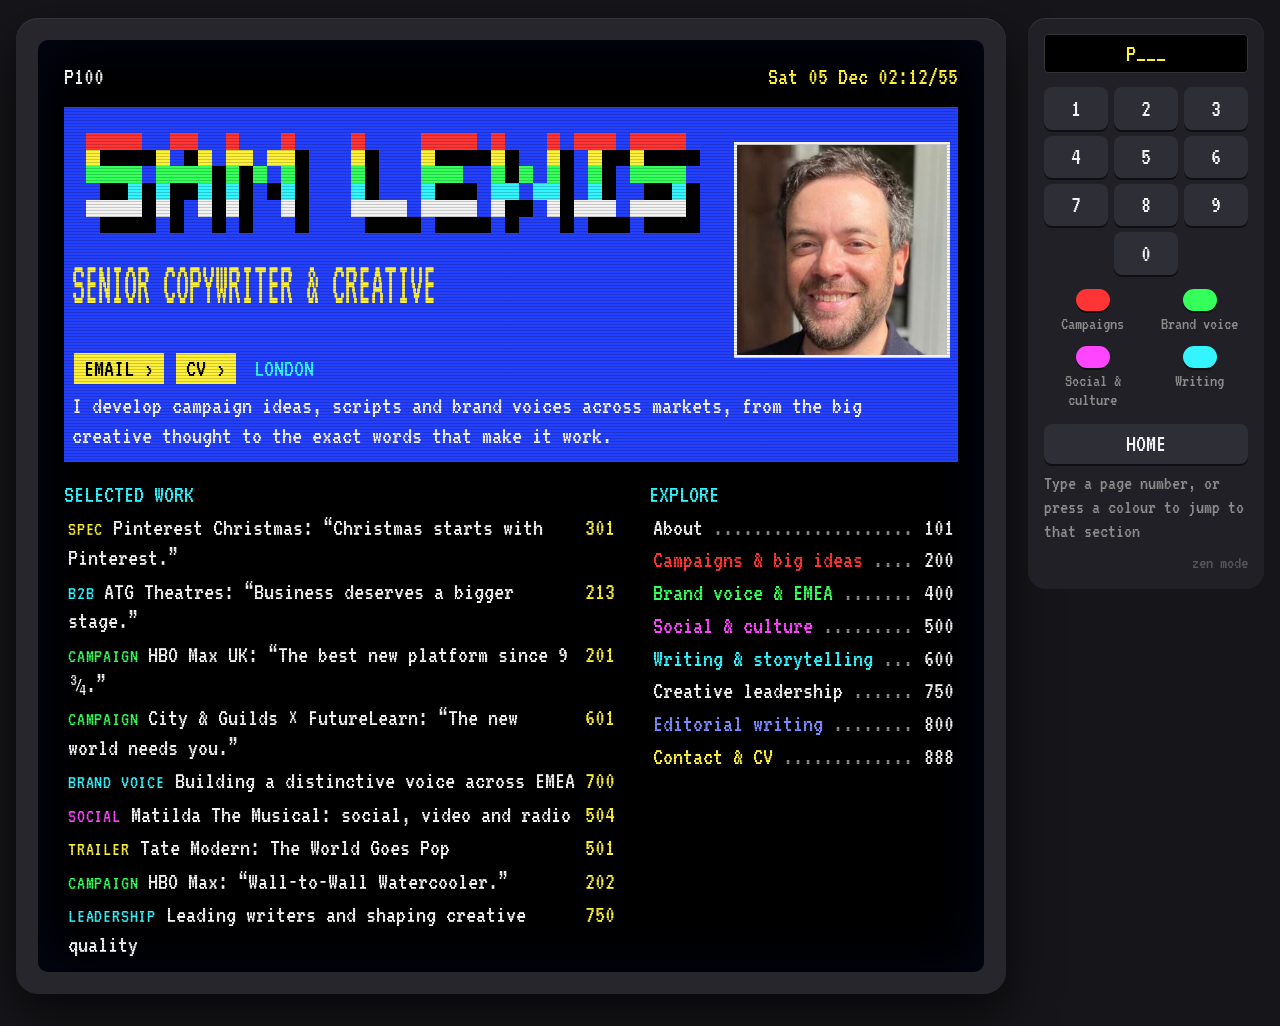
<file: pinterest/index.html>
<!doctype html>
<html lang="en-GB">
<head>
<meta charset="utf-8">
<meta name="viewport" content="width=device-width, initial-scale=1, viewport-fit=cover">
<title>Sam Lewis | Campaigns, Copy &amp; Brand Voice | Pinterest Portfolio</title>
<meta name="description" content="A Pinterest-focused selection of Sam Lewis’s campaigns, creative concepts and brand voice work, with experience across HBO Max, TNT Sports, culture and education.">
<meta name="robots" content="noindex, nofollow">
<meta property="og:type" content="website">
<meta property="og:title" content="Sam Lewis — Pinterest Portfolio">
<meta property="og:description" content="An employer-specific portfolio featuring a Pinterest Christmas spec campaign, integrated creative work and EMEA brand voice leadership.">
<meta property="og:image" content="https://samlewis.fyi/img/sam.jpg">
<meta property="og:url" content="https://samlewis.fyi/pinterest/">
<meta name="twitter:card" content="summary">
<link rel="icon" href="data:image/svg+xml,%3Csvg xmlns='http://www.w3.org/2000/svg' viewBox='0 0 16 16'%3E%3Crect width='16' height='16' fill='%232440ff'/%3E%3Cpath fill='%23fff13a' d='M3 3h10v3H6v1h7v6H3v-3h7V9H3z'/%3E%3C/svg%3E">
<style>body{margin:0} [hidden]{display:none!important} img{max-width:100%}</style>
<link rel="preconnect" href="https://fonts.googleapis.com">
<link rel="preconnect" href="https://fonts.gstatic.com" crossorigin>
<link rel="stylesheet" href="https://fonts.googleapis.com/css2?family=IBM+Plex+Mono:ital,wght@0,400;0,500;1,400&family=VT323&display=swap">
<style>
/* Layout: one teletext screen in a TV bezel, a remote control underneath. Pages swap inside the screen. */
:root {
  color-scheme: dark;
  --black: #000;
  --white: #f2f2f2;
  --red: #ff3434;
  --green: #35ff5a;
  --yellow: #fff13a;
  --blue: #2440ff;
  --magenta: #ff45ff;
  --cyan: #33f4ff;
  --dim: #8c8c8c;
  --bezel: #16161a;
  --bezel-edge: #26262c;
  --remote: #202026;
  --key: #2e2e36;
  --tt: "VT323", "Courier New", ui-monospace, monospace;
  --ui: "VT323", ui-monospace, monospace;
}
* { box-sizing: border-box; }
html, body { background: var(--bezel); }
body {
  color: var(--white);
  font-family: var(--tt);
  font-size: clamp(19px, 2.3vw, 24px);
  line-height: 1.18;
  padding-inline: 16px;
  padding-block: 24px 40px;
  -webkit-font-smoothing: none;
}
.wrap { max-width: 940px; margin-inline: auto; display: grid; gap: 22px; }

/* ---------- TV ---------- */
.tv {
  background: var(--bezel-edge);
  border-radius: 22px;
  padding: clamp(10px, 2vw, 22px);
  box-shadow: 0 1px 0 #34343c inset, 0 20px 50px #000a;
}
.screen {
  position: relative;
  background: var(--black);
  border-radius: 10px;
  padding: clamp(10px, 2.2vw, 22px) clamp(10px, 2.4vw, 26px) 12px;
  overflow: hidden;
  min-height: 540px;
  display: flex; flex-direction: column;
  box-shadow: 0 0 60px #2440ff18 inset;
}
.screen::after {
  content: ""; position: absolute; inset: 0; pointer-events: none;
  background: repeating-linear-gradient(to bottom, transparent 0 2px, #0000002e 2px 3px);
  border-radius: inherit;
}
:where(.screen) :is(img, video) { position: relative; z-index: 1; }
.head {
  display: flex; flex-wrap: wrap; gap: 0 1.2ch; white-space: nowrap;
  font-variant-numeric: tabular-nums;
}
.head .p { color: var(--white); min-width: 4ch; }
.head .svc { color: var(--yellow); }
#screen[data-home="true"] .head .svc { visibility: hidden; }
.head .clock { color: var(--yellow); margin-left: auto; }
.page { flex: 1; display: grid; gap: .7em; align-content: start; padding-top: .6em; }
.page:focus { outline: none; }

/* bands and double height */
.band { padding: .15em .6ch .1em; color: var(--black); }
.band.b-red { background: var(--red); }
.band.b-yellow { background: var(--yellow); }
.band.b-green { background: var(--green); }
.band.b-magenta { background: var(--magenta); }
.band.b-cyan { background: var(--cyan); }
.band.b-white { background: var(--white); }
.band.b-blue { background: var(--blue); color: var(--yellow); }
.band .kicker { display: flex; justify-content: space-between; gap: 1ch; flex-wrap: wrap; }
.dh { line-height: 2.25; padding-bottom: .45em; }
table { font-size: inherit; }
.frac { display: inline-flex; align-items: center; font-size: .72em; line-height: 1; vertical-align: .1em; margin-left: .1em; }
.frac span:first-child { transform: translateY(-.26em); }
.frac span:last-child { transform: translateY(.26em); }
.frac i { font-style: normal; margin: 0 -.12em; }
.dh .w { display: inline-block; transform: scaleY(2); transform-origin: 50% 12%; vertical-align: top; line-height: 1; }
.band .dh { line-height: 2.1; }
.band.sec { padding: .25em .6ch .05em; }
.band.sec .dh { font-size: clamp(1.7em, 6vw, 2.6em); line-height: 1.85; padding-bottom: 0; }
.band.sec .kicker + .dh { font-size: clamp(1.35em, 4.2vw, 2em); margin-top: .12em; }
.crumbs .cur { overflow: hidden; text-overflow: ellipsis; min-width: 0; }
.c-red { color: var(--red); } .c-green { color: var(--green); } .c-yellow { color: var(--yellow); }
.c-blue { color: #7d8dff; } .c-magenta { color: var(--magenta); } .c-cyan { color: var(--cyan); }
.c-white { color: var(--white); } .c-dim { color: var(--dim); }
.bg-blue { background: var(--blue); color: var(--white); padding: .1em .6ch; }
.spec { background: var(--yellow); color: var(--black); padding: .1em .6ch; justify-self: start; }

/* mosaic masthead */
canvas.mosaic { display: block; width: 100%; height: auto; image-rendering: pixelated; }
.mast { background: var(--blue); display: grid; }
.mast-body { padding: .35em .8ch .45em; display: grid; grid-template-columns: minmax(0, 1fr) auto; gap: .3em 2ch; align-items: center; }
.mast-text { display: grid; gap: .3em; min-width: 0; }
.mast .frame, .me .frame { width: clamp(110px, 20vw, 190px); cursor: zoom-in; }
.mast .frame img, .me .frame img { aspect-ratio: 1; object-fit: cover; }
.me { display: grid; grid-template-columns: auto minmax(0, 1fr); gap: 1em 2ch; align-items: start; }
@media (max-width: 520px) { .mast-body { grid-template-columns: minmax(0, 1fr); } .mast .frame { order: -1; } .me { grid-template-columns: minmax(0, 1fr); } }
.mast .sub { color: var(--white); grid-column: 1 / -1; }
.mast .dh.role { font-size: 1.3em; }
.mastcta { display: flex; flex-wrap: wrap; align-items: center; gap: .3em 1.2ch; padding-left: .2ch; }
.mastcta .cta { background: var(--yellow); color: var(--black); text-decoration: none; padding: .02em 1ch; }
.mastcta .cta:hover, .mastcta .cta:focus-visible { background: var(--white); outline: none; }
.mastcta .loc { color: var(--cyan); text-transform: uppercase; margin-left: .6ch; }

/* index lists */
.toc { display: grid; gap: .12em; }
.cards { display: grid; grid-template-columns: repeat(auto-fill, minmax(min(100%, 14em), 1fr)); gap: 1em 1.2ch; margin-top: .3em; }
.card { display: grid; align-content: start; gap: .1em; color: var(--white); text-decoration: none; }
.card .th { display: block; aspect-ratio: 16 / 10; overflow: hidden; border: 2px solid var(--white); background: #111; margin-bottom: .2em; }
.card .th { position: relative; }
.card .ttag { position: absolute; left: 0; top: 0; z-index: 1; background: var(--yellow); color: var(--black); padding: .05em .7ch; }
.card .th img { width: 100%; height: 100%; object-fit: cover; object-position: 50% 30%; display: block; }
.card .th.txt { display: grid; place-items: center; padding: .5em; text-align: center; color: var(--black); font-size: 1.5em; line-height: 1.05; }
.card .tt { display: flex; justify-content: space-between; gap: 1ch; padding: 0 .2ch; }
.card .tt .n { color: var(--yellow); font-variant-numeric: tabular-nums; }
.card .m { color: var(--cyan); padding: 0 .2ch; }
.card .q { color: var(--yellow); padding: 0 .2ch; }
.card:hover .th, .card:focus-visible .th { border-color: var(--yellow); }
.card:hover .tt, .card:focus-visible .tt { background: var(--white); color: var(--black); }
.card:hover .tt .n, .card:focus-visible .tt .n { color: var(--black); }
.card:focus-visible { outline: none; }
.toc a {
  display: grid; grid-template-columns: minmax(0, 1fr) auto; gap: 1ch;
  color: inherit; text-decoration: none; padding: 0 .4ch;
}
.toc a .t { overflow: hidden; white-space: nowrap; text-overflow: clip; }
.toc a .t::after { content: " ........................................................................................."; color: var(--dim); }
.toc a .n { color: var(--white); font-variant-numeric: tabular-nums; }
.toc a:hover, .toc a:focus-visible { background: var(--white); color: var(--black); outline: none; }
.toc a:hover .n, .toc a:focus-visible .n, .toc a:hover .t::after, .toc a:focus-visible .t::after { color: var(--black); }
.cols { display: grid; grid-template-columns: repeat(2, minmax(0, 1fr)); gap: .6em 3ch; }
.headlines a { display: grid; grid-template-columns: minmax(0,1fr) auto; gap: 1ch; color: var(--white); text-decoration: none; padding: 0 .4ch; }
.headlines a .n { color: var(--yellow); }
.fullport { display: block; background: var(--yellow); color: var(--black); text-decoration: none; padding: .15em .8ch; margin-top: .2em; }
.watch { justify-self: start; background: var(--yellow); color: var(--black); text-decoration: none; padding: .05em .8ch; margin-top: .6em; display: inline-block; }
.watch:hover, .watch:focus-visible { background: var(--white); outline: none; }
.fullport:hover, .fullport:focus-visible { background: var(--white); outline: none; }
.headlines { display: grid; gap: .15em; align-content: start; }
.headlines .tag { font-size: .8em; letter-spacing: .04em; }
.flash { animation: ttflash 2.4s steps(1, end) infinite; }
@keyframes ttflash { 0% { visibility: visible; } 60% { visibility: hidden; } }
@media (prefers-reduced-motion: reduce) { .flash { animation: none; } }
.headlines a:hover .tag, .headlines a:focus-visible .tag { color: var(--black); }
.headlines a:hover, .headlines a:focus-visible { background: var(--cyan); color: var(--black); outline: none; }
.headlines a:hover .n, .headlines a:focus-visible .n { color: var(--black); }

/* piece pages */
.piece { display: grid; grid-template-columns: minmax(0, 1fr) minmax(0, 1.05fr); gap: .8em 2.4ch; align-items: start; }
.facts { display: grid; gap: .45em; min-width: 0; }
.row { display: block; }
.row .l { margin-right: 1ch; }
.row .l { font-variant-numeric: tabular-nums; }
.meta { color: var(--cyan); }
.quote { color: var(--yellow); }
.facts .quote { line-height: 1.4; }
.prose { font-family: "IBM Plex Mono", ui-monospace, "Courier New", monospace; font-size: clamp(15px, 1.55vw, 16.5px); line-height: 1.6; color: var(--white); display: grid; gap: .85em; max-width: 64ch; -webkit-font-smoothing: antialiased; }
.prose p { margin: 0; text-wrap: pretty; }
.prose.wide { max-width: 68ch; padding-bottom: .4em; }

figure.pic { margin: 0; display: grid; gap: .25em; min-width: 0; }
.frame {
  position: relative; display: block; width: 100%; max-width: 100%; padding: 0; border: 0;
  background: #111; cursor: zoom-in; border: 3px solid var(--white);
}
.vframe { border: 2px solid var(--white); background: #000; }
.vframe video { display: block; width: 100%; height: auto; aspect-ratio: 16 / 9; }
.frame img { display: block; width: 100%; height: auto; max-height: 440px; object-fit: contain; background: #000; }
.piece > figure.pic .frame { width: fit-content; max-width: 100%; }
.piece > figure.pic .frame img { width: auto; max-width: 100%; max-height: 600px; }
.frame:focus-visible { outline: 3px solid var(--yellow); outline-offset: 2px; }
.stack { display: grid; gap: 1em; min-width: 0; }
.duo { display: grid; grid-template-columns: repeat(2, minmax(0, 1fr)); gap: 1.4ch; min-width: 0; align-items: start; }
.duo .vframe video { aspect-ratio: 280 / 492; }
.duo .frame { width: 100% !important; }
.duo .frame img { width: 100% !important; max-height: none !important; }
.piece.solo { grid-template-columns: minmax(0, 1fr); }
.piece.solo .prose { max-width: 68ch; }
.gallery { display: flex; gap: 1.5ch; margin-top: 1em; align-items: flex-start; }
.gallery .gi { min-width: 0; }
.gallery .frame img { max-height: none; }
@media (max-width: 560px) { .gallery { flex-direction: column; max-width: none !important; } .gallery .gi { flex: none !important; width: 100%; } }
.pics2 { display: grid; grid-template-columns: repeat(2, minmax(0, 1fr)); gap: 1.2ch; }
figcaption { color: var(--dim); font-size: .8em; line-height: 1.2; }
#email { overflow-wrap: anywhere; }
.row > span { min-width: 0; overflow-wrap: anywhere; }
.cvjobs { display: grid; gap: .8em; }
.cvb { margin: .3em 0 0; padding-left: 10ch; font-family: "IBM Plex Mono", ui-monospace, monospace; font-size: clamp(14px, 1.45vw, 15.5px); line-height: 1.5; display: grid; gap: .25em; -webkit-font-smoothing: antialiased; }
.cvb li::marker { color: var(--dim); }
@media (max-width: 560px) { .cvb { padding-left: 1.3em; } }
.cv { display: grid; gap: .1em; font-variant-numeric: tabular-nums; }
.cvrow { display: grid; grid-template-columns: 8ch minmax(0, 1fr) minmax(0, 1fr); gap: 0 1.5ch; }
@media (max-width: 560px) { .cvrow { grid-template-columns: 8ch minmax(0, 1fr); } .cvrow > :last-child { grid-column: 2; } }
.scorewide { display: grid; gap: .3em; }
.blk { display: grid; gap: .5em; margin-top: 1.1em; }
.script { display: grid; grid-template-columns: minmax(0, 1fr) minmax(0, 1.5fr); gap: .7em 3ch; align-items: start; }
.script .vo { color: var(--white); }
.script .act, .collab p { font-family: "IBM Plex Mono", ui-monospace, monospace; font-size: clamp(14px, 1.45vw, 15.5px); line-height: 1.5; margin: 0; -webkit-font-smoothing: antialiased; }
.script .act { color: var(--cyan); font-style: italic; }
.endline { border-top: 1px dashed #ffffff30; padding-top: .45em; }
.collabs { display: grid; grid-template-columns: repeat(3, minmax(0, 1fr)); gap: 1.4ch; }
.collab { border-top: 4px solid var(--green); padding-top: .35em; display: grid; gap: .1em; align-content: start; }
.collab .ch { color: var(--yellow); }
.collab .who a { color: var(--white); text-decoration: underline; text-underline-offset: .15em; }
.collab .who a:hover, .collab .who a:focus-visible { background: var(--white); color: var(--black); outline: none; }
.collab .role { color: var(--dim); font-size: .85em; margin-bottom: .35em; }
@media (max-width: 720px) {
  .script { grid-template-columns: minmax(0, 1fr); gap: .2em; }
  .script .act { margin-bottom: .7em; }
  .collabs { grid-template-columns: minmax(0, 1fr); gap: 1em; }
}

.scores { width: 100%; border-collapse: collapse; font-variant-numeric: tabular-nums; }
.scores td { padding: .1em .6ch; }
.scores tr:nth-child(odd) td { color: var(--white); }
.scores tr:nth-child(even) td { color: var(--cyan); }
.scores td:last-child { text-align: right; color: var(--yellow); }
.bigstats { display: grid; grid-template-columns: repeat(3, minmax(0, 1fr)); gap: 1ch; }
.bigstats.two { grid-template-columns: repeat(2, minmax(0, 1fr)); }
.bigstats div { background: var(--blue); padding: .3em .8ch .2em; }
.bigstats b { display: block; font-weight: normal; color: var(--yellow); }

.fastext {
  display: grid; grid-template-columns: auto minmax(0, 1fr) auto; gap: 1ch;
  margin-top: .8em; padding-top: .3em;
}
.fastext:empty { display: none; }
.crumbs { display: flex; align-items: baseline; gap: 1.2ch; flex-wrap: nowrap; white-space: nowrap; min-width: 0; max-width: 100%; overflow: hidden; contain: inline-size; margin: .15em 0 .5em; text-transform: uppercase; }
.crumbs:empty { display: none; }
.crumbs button { font: inherit; text-transform: inherit; background: none; border: 0; padding: 0 .3ch; cursor: pointer; color: var(--cyan); }
.crumbs .back { background: var(--white); color: var(--black); padding: 0 .8ch; }
.crumbs .path { display: flex; flex-wrap: nowrap; align-items: baseline; gap: 0 .6ch; min-width: 0; overflow: hidden; }
.crumbs .back { flex: none; }
.crumbs .sep { color: var(--dim); }
.crumbs .here { color: var(--white); }
.crumbs button:hover, .crumbs button:focus-visible { background: var(--yellow); color: var(--black); outline: none; }
.fastext .sec { justify-self: center; }
.fastext button {
  font: inherit; background: none; border: 0; padding: 0 .3ch; text-align: left; cursor: pointer;
  white-space: nowrap; overflow: hidden; text-overflow: ellipsis;
}
.fastext button { color: var(--white); }
.fastext button:hover, .fastext button:focus-visible { background: var(--white); color: var(--black); outline: none; }
.fastext button:hover span, .fastext button:focus-visible span { color: var(--black); }

/* ---------- Remote ---------- */
.remote {
  background: var(--remote); border-radius: 18px; padding: 16px clamp(12px, 3vw, 24px);
  display: grid; grid-template-columns: auto minmax(0, 1fr); gap: 14px 22px; align-items: center;
  box-shadow: 0 1px 0 #34343c inset;
}
.entry {
  background: #000; color: var(--yellow); padding: .15em .8ch; min-width: 7ch; text-align: center;
  font-variant-numeric: tabular-nums; border-radius: 4px; border: 1px solid #333;
}
.keys { display: grid; grid-template-columns: repeat(10, minmax(0, 1fr)); gap: 6px; }
.key, .rbtn {
  font: inherit; color: var(--white); background: var(--key); border: 0; border-radius: 8px;
  padding: .25em 0; cursor: pointer; box-shadow: 0 2px 0 #0008;
}
.key:hover, .rbtn:hover { background: #3b3b45; }
.key:active, .rbtn:active { transform: translateY(1px); box-shadow: none; }
.key:focus-visible, .rbtn:focus-visible { outline: 2px solid var(--yellow); outline-offset: 2px; }
.side { grid-column: 1 / -1; display: grid; grid-template-columns: repeat(4, minmax(0, 76px)); gap: 10px; }
.fkw { font: inherit; background: none; border: 0; padding: 0; cursor: pointer; display: grid; justify-items: center; gap: 3px; color: var(--dim); }
.fkw { min-width: 0; align-content: start; }
.fkw .fl { font-size: .72em; line-height: 1.1; white-space: nowrap; min-height: 1em; text-align: center; }
.fkw .fl { white-space: normal; }
.fkw:hover .fl { color: var(--white); }
.fkw[aria-current="true"] .fl { color: var(--white); }
.fkw[aria-current="true"] .fk { outline: 2px solid var(--white); outline-offset: 2px; }
.fkw:focus-visible { outline: 2px solid var(--yellow); outline-offset: 3px; border-radius: 6px; }
.fk { display: block; width: 34px; height: 22px; border: 0; border-radius: 11px; box-shadow: 0 2px 0 #0008; }
.fk.red { background: var(--red); } .fk.green { background: var(--green); } .fk.yellow { background: var(--yellow); } .fk.magenta { background: var(--magenta); } .fk.cyan { background: var(--cyan); }
.rbtns { grid-column: 1 / -1; display: flex; flex-wrap: wrap; gap: 8px; align-items: center; }
.rbtn { padding: .2em 1.4ch; }
.rbtn[aria-pressed="true"] { background: var(--white); color: var(--black); }
.help { color: var(--dim); margin-left: auto; }
.zenbtn { font: inherit; font-size: .72em; background: none; border: 0; padding: 0; color: #55555f; cursor: pointer; margin-left: auto; }
.zenbtn:hover, .zenbtn:focus-visible { color: var(--cyan); outline: none; }
.zen { position: relative; margin-top: .2em; }
.zen canvas { border: 2px solid var(--white); }
.zenface { position: absolute; left: 50%; top: 42%; width: 25%; transform: translate(-50%, -50%); aspect-ratio: 1; object-fit: cover; border: 3px solid var(--white); }

/* lightbox */
.lb[hidden] { display: none; }
.lb { position: fixed; inset: 0; background: #000e; display: grid; place-items: center; padding: 24px; z-index: 10; }
.lb img { max-width: 100%; max-height: calc(100vh - 110px); width: auto; height: auto; border: 3px solid var(--white); }
.lb .bar { display: flex; justify-content: space-between; gap: 2ch; width: min(100%, 1100px); margin-bottom: 10px; }
.lb button { font: inherit; background: var(--white); color: var(--black); border: 0; padding: 0 1.2ch; cursor: pointer; }
.lb-inner { display: grid; justify-items: center; }

@media (max-width: 720px) {
  .piece { grid-template-columns: minmax(0, 1fr); }
  .piece figure.pic { order: -1; }
  .cols { grid-template-columns: minmax(0, 1fr); }
  .remote { grid-template-columns: minmax(0, 1fr); }
  .side { grid-template-columns: repeat(4, minmax(0, 1fr)); }
  .keys { grid-column: 1 / -1; grid-template-columns: repeat(5, minmax(0, 1fr)); }
  .help { margin-left: 0; width: 100%; }
  .screen { min-height: 0; }
  .fastext { grid-template-columns: auto minmax(0, 1fr) auto; }
  .fastext { grid-template-columns: auto auto; justify-content: space-between; }
  .fastext .sec { display: none; }
  .crumbs .cur, .crumbs .hm { display: none; }
  .bigstats { grid-template-columns: minmax(0, 1fr); }
}

/* ---------- desktop: use the width, keep the home page above the fold ---------- */
.wrap { max-width: 1480px; }
.toc { align-content: start; }
@media (min-width: 721px) { .cols { grid-template-columns: minmax(0, 1.8fr) minmax(0, 1fr); } }
.mast canvas.mosaic { height: auto; width: min(100%, clamp(260px, 84vh, 1000px)); }
@media (max-width: 720px) { .mast canvas.mosaic { width: 100%; height: auto; } }
.mast .frame { width: clamp(96px, min(20vw, 24vh), 260px); }
@media (min-width: 721px) {
  body { font-size: clamp(16px, min(2.3vw, 2.8vh), 30px); padding-block: 18px 32px; }
}
@media (min-width: 1100px) {
  .wrap { grid-template-columns: minmax(0, 1fr) 236px; align-items: start; }
  .remote { grid-template-columns: minmax(0, 1fr); position: sticky; top: 18px; padding: 16px; }
  .entry { justify-self: stretch; }
  .keys { grid-column: auto; grid-template-columns: repeat(3, minmax(0, 1fr)); }
  .keys .key:last-child { grid-column: 2; }
  .side { grid-template-columns: repeat(2, minmax(0, 1fr)); row-gap: 12px; }
  .rbtns .rbtn { flex: 1; }
  .help { margin-left: 0; width: 100%; font-size: .8em; }
}

/* Pinterest case study: same text-left, artwork-right pattern as other cases. */
.pinterest-case { display: grid; min-width: 0; }
.pinterest-case-kicker {
  display: flex; justify-content: space-between; align-items: center;
  flex-wrap: wrap; gap: 1ch; font-size: .8em; color: var(--cyan); margin: .1em 0 .65em;
}
.pinterest-case-body {
  display: grid;
  grid-template-columns: minmax(0, .92fr) minmax(0, 1.08fr);
  align-items: start; gap: clamp(14px, 2.6vw, 38px); min-width: 0;
}
.pinterest-story { min-width: 0; }
.pinterest-story h1 {
  font-family: var(--tt); font-size: clamp(1.4em, 3vw, 2.05em);
  line-height: 1.02; font-weight: normal; margin: 0 0 .4em; color: var(--yellow);
}
.pinterest-story .prose { max-width: 60ch; padding: 0; }
.pinterest-hero-gallery {
  display: grid; grid-template-columns: repeat(2, minmax(0, 1fr));
  align-items: start; gap: clamp(7px, 1vw, 14px); min-width: 0;
}
.pinterest-hero-gallery .frame { width: 100%; overflow: hidden; border: 0; border-radius: 6px; }
.pinterest-hero-gallery .frame img {
  display: block; width: 100%; height: auto; max-height: none;
  aspect-ratio: 743 / 990; object-fit: contain;
}
.pinterest-hero-gallery figcaption {
  font-size: .6em; line-height: 1.2; color: var(--dim); margin-top: .25em;
}
.pinterest-hero-gallery .frame:hover,
.pinterest-hero-gallery .frame:focus-visible { outline: 2px solid var(--yellow); outline-offset: 2px; }
@media (max-width: 760px) {
  .pinterest-case-body { grid-template-columns: minmax(0, 1fr); gap: 1.2em; }
  .pinterest-story { max-width: 65ch; }
  .pinterest-hero-gallery { max-width: 670px; }
}
/* One campaign hero, then one distinct in-situ proof image. */
.westminster-primary { min-width: 0; display: flex; align-items: flex-start; justify-content: center; }
.westminster-primary figure.pic { min-width: 0; width: fit-content; max-width: 100%; }
.westminster-primary .frame { width: fit-content; max-width: 100%; }
.westminster-primary .frame img { width: auto; max-width: 100%; max-height: min(70vh, 620px); height: auto; object-fit: contain; }
.westminster-snapshot {
  margin-top: clamp(24px, 3.5vw, 42px);
  padding-top: 1em;
  border-top: 1px solid #ffffff38;
  display: grid;
  gap: .55em;
  align-items: start;
  justify-items: start;
  min-width: 0;
}
.westminster-snapshot .snapshot-heading { color: var(--cyan); font-size: .84em; }
.westminster-snapshot figure.pic { width: min(100%, 405px); }
.westminster-snapshot .frame { width: 100%; }
.westminster-snapshot .frame img { display: block; width: 100%; max-height: none; height: auto; object-fit: contain; }
.westminster-snapshot figcaption { font-size: .78em; line-height: 1.4; margin-top: .35em; }
@media (max-width: 720px) {
  .westminster-primary .frame img { max-height: none; }
  .westminster-snapshot figure.pic { width: min(100%, 420px); }
}
.atg-case { margin-top: .8em; grid-template-columns: minmax(0, .9fr) minmax(0, 1.1fr); }
.atg-advert { min-width: 0; align-self: start; }
.atg-advert figure.pic { width: 100%; }
.atg-advert .frame { width: 100%; border: 0; }
.atg-advert .frame img { display: block; width: 100%; height: auto; max-height: none; object-fit: contain; }
@media (max-width: 720px) { .atg-case { grid-template-columns: minmax(0, 1fr); } }
.section-intro { margin-block: .7em 1em; color: var(--white); }
.spec-executions { display:grid; grid-template-columns: repeat(auto-fit, minmax(min(100%, 16em),1fr)); gap: .75em; margin-top: .6em; }
.spec-execution { padding: .9em 1ch; border: 1px solid var(--yellow); background: #15151c; display:grid; gap: .5em; align-content: start; }
.spec-execution .setup { color: var(--white); }
.spec-execution .payoff { color: var(--yellow); font-size: 1.28em; }
.spec-execution .scene { color: var(--dim); font-size: .8em; }
</style>
</head>
<body>

<div class="wrap">
  <div class="tv">
    <div class="screen" id="screen">
      <div class="head" aria-hidden="true">
        <span class="p" id="hp">P100</span>
        <span class="svc">SAM LEWIS</span>
        <span class="clock" id="clock"></span>
      </div>
      <nav class="crumbs" id="crumbs" aria-label="Breadcrumb"></nav>
      <main class="page" id="page" tabindex="-1" aria-live="polite"></main>
      <nav class="fastext" id="fastext" aria-label="Fastext links"></nav>
    </div>
  </div>

  <div class="remote" aria-label="Remote control">
    <div class="entry" id="entry" aria-live="polite">P___</div>
    <div class="keys" id="keys"></div>
    <div class="side" id="side">
      <button class="fkw" data-go="200" data-sec="200" aria-label="Campaigns and big ideas, page 200"><span class="fk red"></span><span class="fl">Campaigns</span></button>
      <button class="fkw" data-go="400" data-sec="400" aria-label="Brand voice and EMEA, page 400"><span class="fk green"></span><span class="fl">Brand voice</span></button>
      <button class="fkw" data-go="500" data-sec="500" aria-label="Social and culture, page 500"><span class="fk magenta"></span><span class="fl">Social &amp; culture</span></button>
      <button class="fkw" data-go="600" data-sec="600" aria-label="Writing and storytelling, page 600"><span class="fk cyan"></span><span class="fl">Writing</span></button>
    </div>
    <div class="rbtns">
      <button class="rbtn" id="toIndex">HOME</button>
      <span class="help">Type a page number, or press a colour to jump to that section</span>
      <button class="zenbtn" data-go="900" aria-label="Zen mode, page 900">zen mode</button>
    </div>
  </div>
</div>

<div class="lb" id="lb" hidden role="dialog" aria-modal="true" aria-label="Picture">
  <div class="lb-inner">
    <div class="bar"><span class="c-cyan" id="lbcap"></span><button id="lbclose">CLOSE</button></div>
    <img id="lbimg" alt="">
  </div>
</div>

<script>
(() => {
/* ---------- content ---------- */
const CH = {
  200: { name: "CAMPAIGNS & IDEAS", title: "CAMPAIGNS & BIG IDEAS", short: "Campaigns", colour: "red" },
  400: { name: "BRAND VOICE & EMEA", title: "BRAND VOICE & EMEA", short: "Brand voice", colour: "green" },
  500: { name: "SOCIAL & CULTURE", title: "SOCIAL & CULTURE", short: "Culture", colour: "magenta" },
  600: { name: "WRITING & STORYTELLING", title: "WRITING & STORYTELLING", short: "Writing", colour: "cyan" },
  700: { name: "BRAND VOICE", title: "BRAND VOICE", short: "Voice", colour: "white" },
  750: { name: "CREATIVE LEADERSHIP", title: "CREATIVE LEADERSHIP", short: "Leadership", colour: "white" },
  800: { name: "EDITORIAL WRITING", title: "EDITORIAL WRITING", short: "Editorial", colour: "blue" },
};

const PIECES = {
  201: { tag: "CAMPAIGN", title: "HBO MAX UK LAUNCH CAMPAIGN", meta: "HBO Max · OOH · 2026 · Warner Bros. Discovery",
    cardQuote: "The best new platform since 9¾.",
    body: [
      "I led copy for the UK launch of HBO Max in 2026, writing across radio, outdoor, social, email and display. I pushed for UK-specific lines that spoke to local places and content, like \u201cThe best new platform since 9¾.\u201d",
      "That line ran as a takeover of the tunnel at King's Cross, and the ad went viral on LinkedIn. Across the launch as a whole, UK subscriptions passed the yearly target within four months.",
      "The same witty tone ran through the launch emails, like this welcome email for new subscribers.",
    ],
    pics: [["kings-cross", "King's Cross tunnel, London"], ["hbo-max-welcome-email", "Welcome email from the launch"]] },
  202: { tag: "CAMPAIGN", title: "HBO MAX WALL-TO-WALL WATERCOOLER CAMPAIGN", meta: "HBO Max · OOH brand campaign · Autumn 2026 · Warner Bros. Discovery",
    body: [
      "This outdoor brand campaign ran in autumn 2026, at a point when HBO Max was between big new releases. With no single launch to shout about, the idea was to remind people how much is already there: a back catalogue full of the shows everyone has talked about for years.",
      "\u201cWall-to-Wall Watercooler\u201d was the broader copy concept, turning that breadth into one simple promise: on HBO Max, there\u2019s always something people are talking about. For this update to the campaign I added the subtitle, \u201cCritically acclaimed, publicly debated\u201d, which makes the point that these are shows people argue over as well as admire.",
      "Each poster put characters from different eras of HBO side by side, keeping the brand front of mind until the next big release.",
    ],
    pics: [["watercooler", "“Wall-to-Wall Watercooler” poster"]] },
  203: { title: "SUCCESSION INFLUENCER CAMPAIGN FOR HBO MAX", meta: "HBO Max · Social & influencer · Warner Bros. Discovery",
    quote: "Who's up for a pint at The Royal Roy?",
    body: ["I develop social and influencer ideas for HBO Max. This paid collaboration with @hollyandbrookearehooked ran for the UK and Ireland launch, and imagined the Roys from Succession running a British pub."],
    pics: [["royal-roy", "Instagram, @hbomaxuk × @hollyandbrookearehooked"]] },
  204: { title: "HBO MAX DISPLAY & PAID SOCIAL ADS", meta: "HBO Max · Display & paid social · Warner Bros. Discovery",
    quote: "Tough cases call for strong leads.",
    body: ["I write display and paid-social copy for HBO Max across EMEA, plus international titles and taglines for European productions. Every word has to earn its place."],
    pics: [["tough-cases", "Display ad, before market pricing was added"]] },
  205: { title: "HUMANS AND HALT AND CATCH FIRE TAGLINES", meta: "Humans · Halt and Catch Fire · Empire Design",
    quote: "Made in our image. Out of our control.",
    quote2: "The battle for CTRL begins.",
    body: [
      "At Empire Design, I developed concepts, taglines and scripts for theatrical and home-entertainment campaigns for Universal Studios, Fox, AMC and Canal Plus, and wrote trailer, radio, outdoor, digital and social copy for film and TV launches.",
      "Two of my lines from that time: the first for Humans, the second for Halt and Catch Fire.",
    ],
    pics: [["humans", "Humans"], ["halt-catch-fire", "Halt and Catch Fire"]] },

  501: { tag: "CAMPAIGN", title: "THE WORLD GOES POP: TATE MODERN CAMPAIGN", meta: "Tate Modern · Campaign concept, trailer & script · AKA UK",
    body: [
      "The challenge with Tate Modern's The World Goes Pop was to make an art exhibition feel connected to the culture happening right now. I wanted to take Pop Art out of the gallery and into contemporary pop culture.",
      "My idea was to bring Japanese pop star Kyary Pamyu Pamyu into the campaign. Her surreal, colourful visual world felt like a natural fit for the exhibition — a way to connect the work on the walls with a pop culture audience.",
      "I contacted her team and discovered she was coming to London for a show. We managed to bring the idea to life while she was here. I developed the trailer concept, wrote the script and helped on the shoot.",
    ],
    link: ["https://www.youtube.com/watch?v=F1pbMBGxvS4", "Watch the trailer"],
    pics: [["world-goes-pop", "The World Goes Pop, Tate Modern"]] },
  207: { tag: "TRAILER", title: "POGÁNY INDULÓ DOCUMENTARY TRAILER FOR HBO MAX", meta: "HBO Max · Hungarian original documentary series · Trailer concept & script · Warner Bros. Discovery",
    body: [
      "Pogány Induló is a Hungarian rapper, real name Marcell Szirmai, who became one of the country's biggest music stars by the age of twenty.",
      "For HBO Max's four-part documentary series about him, Pogány Induló: Vajon mit mondana anya (What Would Mum Say?), I came up with the concept for the trailer and wrote the script.",
      "My concept shows him walking alone against the crowd, with his own lyrics projected onto him. He's a lone wolf, weighed down by his words.",
    ],
    link: ["https://www.youtube.com/watch?v=p6dlv8rp49E", "Watch the trailer"],
    pics: [["pogany-indulo", "Pogány Induló: Vajon mit mondana anya, HBO Max"]] },
  208: { tag: "TRAILER", title: "BOYHOOD TRAILER", meta: "Universal · Trailer script · Empire Design",
    body: [
      "At Empire Design, I scripted an emotive trailer for Universal's release of Boyhood, Richard Linklater's film shot over twelve years with the same cast.",
      "The film follows one boy, Mason, from the age of six to eighteen, with Patricia Arquette and Ethan Hawke as his parents. That process was what made the film unique, so the script had to explain it quickly, then let the footage do the emotional work as Mason grows up on screen.",
      "The trailer gained 5.5 million views on YouTube, and was also shown on TV in America.",
    ],
    pics: [["boyhood", "Boyhood, Universal"]] },
  502: { tag: "TRAILER", title: "HOME, I'M DARLING TRAILER FOR THE NATIONAL THEATRE", meta: "National Theatre · Trailer script · AKA UK",
    body: [
      "Laura Wade's play Home, I'm Darling follows Judy, a woman who chooses to live as a perfect 1950s housewife in the present day.",
      "I wrote the National Theatre's trailer to match: a script in the style of a 1950s TV commercial that sells the dream, then hints at the cracks beneath it. It has more than 200,000 views on YouTube.",
    ],
    link: ["https://www.youtube.com/watch?v=fDvlSoQ3PY4", "Watch the trailer"],
    pics: [["national-theatre", "Home, I'm Darling trailer, National Theatre"]] },

  206: { tag: "TRAILER", title: "HBO MAX TRAILERS FOR CINEMA, TV AND RADIO", meta: "HBO Max · Trailers · Cinema, TV & radio · Warner Bros. Discovery",
    body: [
      "At HBO Max, I come up with ideas for trailers and write the scripts, for cinema, TV and radio.",
      "That includes radio trailers for our UK campaigns, scripts for brand campaigns, and trailer ideas for brand campaigns around HBO's local original productions.",
    ],
    pics: [["hbo-max-trailer", "HBO Max trailer"]] },

  211: { tag: "CAMPAIGN", title: "HBO MAX HALLOWEEN 2026 CAMPAIGN", meta: "HBO Max · Halloween 2026 · Campaign concept · AV & online · Warner Bros. Discovery",
    quote: "Fear hits home.",
    body: [
      "For Halloween 2026 on HBO Max, I came up with the campaign line: \u201cFear hits home.\u201d",
      "The line has a double meaning. It speaks to the quality of the horror on HBO Max, the kind that really gets to you, and to the Home in Home Box Office: you don\u2019t have to leave the house to be terrified.",
      "The line flexed across AV and online assets, from the trailer to display creative.",
    ],
    video: ["hbo-max-halloween", "HBO Max Halloween 2026 trailer"],
    pics: [["hbo-max-halloween", "Display creative: \u201cFear hits home\u201d"]] },

  212: { tag: "CAMPAIGN", title: "A KNIGHT OF THE SEVEN KINGDOMS GAMIFIED JOURNEY", meta: "HBO Max app · A Knight of the Seven Kingdoms · Interactive retention campaign · Warner Bros. Discovery",
    body: [
      "We needed to keep A Knight of the Seven Kingdoms viewers watching throughout the show\u2019s debut season.",
      "My solution was an interactive journey in the HBO Max app. Episode by episode, users took quizzes and played games to work their way up from stable hand to knight.",
      "The in-season gamification drove an uplift of around 16\u201318% through consistent episode progression.",
    ],
    duo: true,
    video: ["knight-journey", "Episode challenge: take your vows"],
    pics: [["knight-journey", "Result screen for getting every answer wrong"]] },

  213: { tag: "B2B", title: "ATG THEATRES: BUSINESS DESERVES A BIGGER STAGE", meta: "ATG Theatres · Corporate nights out & venue hire · LinkedIn concept · AKA UK",
    body: [
      "At AKA, part of ATG, I worked on attracting corporate clients to theatres. The creative challenge was different from selling tickets: I wanted businesses to see a West End theatre as somewhere special for their next corporate night out.",
      "“Business deserves a bigger stage” gives that idea a simple, memorable line. A LinkedIn execution set against the Lyceum Theatre shows how the venue itself can do the selling — a famous West End theatre that makes a company night out feel like an occasion."
    ],
    pics: [["atg-lyceum-b2b", "ATG Theatres corporate venue hire LinkedIn advertising concept featuring the Lyceum Theatre"]] },

  301: { tag: "SPEC", title: "PINTEREST CHRISTMAS: CHRISTMAS STARTS WITH PINTEREST", meta: "Pinterest · Christmas · Campaign concept · Social, digital & outdoor",
    spec: true,
    quote: "Christmas starts with Pinterest.",
    body: [
      "Here, I wanted to show how I'd approach a Pinterest brief in practice. I was inspired by your recent campaign about finding a reason to go offline, and loved the idea of Pinterest as a jumping-off point for adventures in real life. I wondered what that could look like at Christmas.",
      "Christmas is full of little ideas that turn into moments you remember. A recipe becomes a toast around a crowded table. A gift idea becomes a full-blown living-room concert.",
      "So I put those moments front and centre: the slightly chaotic, funny, joyful bits that happen after the inspiration. “It started with…” / “It ended with…” gives the idea a simple, repeatable structure.",
      "I could see it growing into a series across social, film and outdoor, with each execution celebrating something that started on Pinterest and took on a life of its own."
    ],
    pics: [
      ["pinterest-recipe-toast", "Pinterest Christmas spec ad: It started with a recipe. It ended with a toast."],
      ["pinterest-gift-encore", "Pinterest Christmas spec ad: It started with a gift idea. It ended with an encore."]
    ] },

  401: { title: "TNT SPORTS CRM, INCLUDING PARIS 2024", meta: "TNT Sports · Paris 2024 · CRM · Warner Bros. Discovery",
    body: [
      "I lead master CRM for HBO Max and TNT Sports across EMEA, from onboarding to win-back. When we took on TNT Sports' CRM, I worked with their marketing team to rebuild the emails around user data. Our CRM now performs better than any other WBD region.",
      "For Paris 2024, a large batch of Olympics comms landed just before deadline. I used automation to deliver it on time, during what became our highest-ever period for new subscriptions.",
    ],
    scores: true,
    pics: [["paris-2024", "Paris 2024 CRM"]] },
  403: { tag: "CAMPAIGN", title: "MILANO CORTINA 2026 INTERACTIVE CAMPAIGN", meta: "HBO Max · TNT Sports · Milano Cortina 2026 · Warner Bros. Discovery",
    quote: "Your Olympics. Your way.",
    body: [
      "I come up with interactive campaigns for TNT Sports users. For the Milano Cortina 2026 Winter Olympics, I created a pick-your-sports journey: users chose the sports they cared about from all 16 on the programme, so we only sent them the notifications that mattered to them.",
      "The final screen asked them to turn on push notifications, so they were ready for the opening ceremony on 6 February.",
    ],
    wide: true,
    pics: [["milano-cortina", "Pick-your-sports journey, Milano Cortina 2026"]] },

  209: { title: "MOCK THE WEEK PRINT AD FOR TLC", meta: "TLC · Print · Warner Bros. Discovery",
    quote: "Heard we were finished? Fake news.",
    body: ["I wrote this print ad for Mock the Week on TLC, turning the idea that the show was ‘finished’ into the punchline."],
    pics: [["mock-the-week", "Print ad for TLC"]] },
  505: { tag: "CAMPAIGN", title: "WESTMINSTER ABBEY: FEEL WONDER FIRST HAND", meta: "Westminster Abbey · Outdoor campaign · AKA UK",
    quote: "FEEL WONDER FIRST HAND",
    body: [
      "For this Westminster Abbey campaign, the visual was doing something lovely: the Abbey appeared to be balanced on an outstretched hand. My job was to find the line that made the image and the idea click together.",
      "I wrote “Feel wonder first hand.” It worked with the visual but also said something about the experience of visiting the Abbey — seeing its history and architecture for yourself.",
      "I love working with designers because the best line doesn't just sit underneath an image. The two make each other better. This was one of those briefs where the collaboration made the idea feel complete.",
    ],
    pics: [["westminster-abbey", "Westminster Abbey outdoor campaign: Feel wonder first hand"]],
    snapshot: ["westminster-abbey-bond-street", "A tourist posing in front of our campaign."] },
  210: { title: "SWALLOWS AND AMAZONS TAGLINE", meta: "Swallows and Amazons · Film tagline · AKA UK",
    quote: "Some summers you treasure forever.",
    body: ["At AKA UK, I wrote the tagline for the 2016 film of Swallows and Amazons, based on Arthur Ransome's classic children's novel."],
    pics: [["swallows-amazons", "Swallows and Amazons"]] },
  503: { tag: "TRAILER", title: "WHALES: BENEATH THE SURFACE TRAILER FOR THE NATURAL HISTORY MUSEUM", meta: "Natural History Museum · Trailer concept, script & edit · AKA UK",
    body: [
      "For the Natural History Museum's exhibition Whales: Beneath the Surface, I came up with the idea for the trailer, wrote the script and helped with the edit.",
      "I wanted to tap into the sense of mystery whales evoke, and found Heathcote Williams\u2019 poem Whale Nation. The trailer is built around an extract from it.",
    ],
    link: ["https://www.youtube.com/watch?v=z_ZonqO_Hn4", "Watch the trailer"],
    pics: [["whales", "Whales: Beneath the Surface, Natural History Museum"]] },
  504: { tag: "SOCIAL", title: "MATILDA THE MUSICAL SOCIAL, VIDEO & RADIO", meta: "Matilda The Musical · Social, video & radio · AKA UK",
    body: [
      "At AKA UK, for Matilda The Musical, I came up with ideas for social and video content, wrote the scripts, went along to the shoots and edited the videos myself in Adobe Premiere Pro.",
      "Meet the Matildas introduced the young actors taking on the title role, showing audiences the new cast before they stepped on stage.",
      "I also scripted and edited Matilda\u2019s radio trailers.",
    ],
    link: ["https://www.youtube.com/watch?v=w1WAWnm4zLw&amp;list=PLybPI7Yeye3jCdkvCjsYKNvWqBjZdYBzS", "Watch the videos"],
    pics: [["matilda", "Meet the Matildas, Matilda The Musical"]] },

  601: { tag: "CAMPAIGN", title: "CITY & GUILDS AND FUTURELEARN SKILLS CAMPAIGN", meta: "City & Guilds × FutureLearn · Campaign",
    quote: "The new world needs you.",
    body: [
      "For City & Guilds' new skills courses, I created ‘The New World Needs You’, a campaign encouraging young people to see a place for themselves in the post-pandemic world. We extended the idea into sector-specific paid creative.",
    ],
    pics: [["new-world-needs", "The New World Needs…"], ["new-world-building", "Sector-specific paid social"]] },
  602: { tag: "CAMPAIGN", title: "FUTURELEARN'S FIRST OUTDOOR CAMPAIGN: RESULTS DAY", meta: "FutureLearn · First OOH campaign · Results Day",
    quote: "Exam results don't define you.",
    body: [
      "FutureLearn was preparing its first ever outdoor campaign, timed for Results Day. We needed a line that spoke directly to young people who'd just opened their exam results — whether they were celebrating or wondering what to do next.",
      "I wanted to cut through the pressure and expectations that come with that day. “Exam results don't define you” was a simple, reassuring message that reflected FutureLearn's belief in learning beyond the classroom, at any age and at your own pace.",
      "The work went up on the UK's biggest out-of-home screen. It was a big moment for FutureLearn's first step into outdoor advertising — and a chance to say something useful to students on a day when they really needed to hear it.",
    ],
    pics: [["results-day", "FutureLearn Results Day outdoor campaign"]] },
};

// Each case-study page belongs to one section. Homepage highlights are links, not duplicate case studies.
const CHAPTERS = {
  200: { line: "Integrated campaigns: an idea that travels from a line to film, outdoor, social and beyond.", pieces: [301, 213, 201, 501, 505, 202, 211, 601, 403, 602] },
  400: { line: "Distinctive brands, different audiences and a consistent voice across EMEA markets.", pieces: [700, 401, 204, 212] },
  500: { line: "Work made for real audiences, from creator collaborations to art, music, theatre and popular culture.", pieces: [504, 203, 207, 209] },
  600: { line: "The craft of a good line: concise taglines, scripts, film trailers and longer-form storytelling.", pieces: [205, 210, 208, 502, 503, 206] },
};
const FEATURE_CARDS = {
  700: { tag: "BRAND VOICE", title: "BUILDING A BRAND VOICE ACROSS EMEA", meta: "HBO Max · TNT Sports · FutureLearn · Tone of voice, frameworks and localisation", pics: [["quick-witted", "HBO Max tone-of-voice guide"]] },
};
const ORDER = [100, 101, 200, 301, 213, 201, 501, 505, 202, 211, 601, 403, 602, 400, 700, 401, 204, 212, 500, 504, 203, 207, 209, 600, 205, 210, 208, 502, 503, 206, 750, 800, 888];

/* ---------- helpers ---------- */
const $ = (s, r = document) => r.querySelector(s);
const esc = s => String(s).replace(/[&<>"]/g, c => ({ "&": "&amp;", "<": "&lt;", ">": "&gt;", '"': "&quot;" }[c]));
const frac = s => s.replace(/\u00BE/g, '<span class="frac" aria-label="three quarters"><span>3</span><i>/</i><span>4</span></span>');
const dh = (text, cls = "") => `<div class="dh ${cls}">${esc(text).split(" ").map(w => `<span class="w">${frac(w)}</span>`).join(" ")}</div>`;
const chapterOf = n => {
  if (CHAPTERS[n]) return n;
  for (const [section, data] of Object.entries(CHAPTERS)) if (data.pieces.includes(n)) return Number(section);
  return n >= 800 && n < 888 ? 800 : n >= 750 && n < 800 ? 750 : Math.floor(n / 100) * 100;
};
const reduced = matchMedia("(prefers-reduced-motion: reduce)").matches;

function band(n, title) {
  const ch = CH[chapterOf(n)];
  return `<div class="band b-${ch.colour} sec">${n !== chapterOf(n) ? `<div class="kicker"><span>${ch.name}</span></div>` : ""}${dh(title)}</div>`;
}
function pic([file, cap], showCaption = true) {
  const src = imageSrc(file);
  return `<figure class="pic"><button class="frame" data-src="${src}" data-cap="${esc(cap)}" aria-label="Enlarge picture: ${esc(cap)}">
    <img src="${src}" alt="${esc(cap)}" loading="${file.startsWith("pinterest-") ? "eager" : "lazy"}" fetchpriority="${file.startsWith("pinterest-") ? "high" : "auto"}" decoding="async"></button>${showCaption ? `<figcaption>${esc(cap)}</figcaption>` : ""}</figure>`;
}
function imageSrc(file) { return file.startsWith("pinterest-") || file === "westminster-abbey-bond-street" || file === "atg-lyceum-b2b" ? "/img/" + file + ".webp" : "/img/" + file + ".jpg"; }
function row(label, colour, text) {
  return text ? `<div class="row"><span class="l c-${colour}">${label}</span><span>${esc(text)}</span></div>` : "";
}

/* ---------- pages ---------- */
function pageIndex() {
  const toc = [
    [101, "About", "white"], [200, "Campaigns & big ideas", "red"],
    [400, "Brand voice & EMEA", "green"], [500, "Social & culture", "magenta"],
    [600, "Writing & storytelling", "cyan"], [750, "Creative leadership", "white"],
    [800, "Editorial writing", "blue"], [888, "Contact & CV", "yellow"],
  ];
  const heads = [
    [301, "SPEC", "yellow", "Pinterest Christmas: “Christmas starts with Pinterest.”"],
    [213, "B2B", "cyan", "ATG Theatres: “Business deserves a bigger stage.”"],
    [201, "CAMPAIGN", "green", "HBO Max UK: “The best new platform since 9¾.”"],
    [601, "CAMPAIGN", "green", "City & Guilds × FutureLearn: “The new world needs you.”"],
    [700, "BRAND VOICE", "cyan", "Building a distinctive voice across EMEA"],
    [504, "SOCIAL", "magenta", "Matilda The Musical: social, video and radio"],
    [501, "TRAILER", "yellow", "Tate Modern: The World Goes Pop"],
    [202, "CAMPAIGN", "green", "HBO Max: “Wall-to-Wall Watercooler.”"],
    [750, "LEADERSHIP", "cyan", "Leading writers and shaping creative quality"],
  ];
  return `
    <div class="mast">
      <div class="mast-body"><div class="mast-text"><canvas class="mosaic" id="mastCanvas" role="img" aria-label="Sam Lewis"></canvas>
      ${dh("SENIOR COPYWRITER & CREATIVE", "c-yellow role")}
      <div class="mastcta"><a class="cta" href="mailto:sam.joe.lewis@gmail.com">EMAIL <span aria-hidden="true">&rsaquo;</span></a><a class="cta" href="#p888" data-go="888">CV <span aria-hidden="true">&rsaquo;</span></a><span class="loc">London</span></div>
      </div>
      <button class="frame portrait" data-src="/img/sam.jpg" data-cap="Sam Lewis" aria-label="Enlarge photo of Sam Lewis"><img src="/img/sam.jpg" alt="Sam Lewis"></button>
      <div class="sub">I develop campaign ideas, scripts and brand voices across markets, from the big creative thought to the exact words that make it work.</div></div></div>
    <div class="cols">
      <div class="headlines"><div class="c-cyan">SELECTED WORK</div>
        ${heads.map(([n, tag, c, t]) => `<a href="#p${n}" data-go="${n}"><span><span class="tag c-${c}${tag === "SPEC" ? " flash" : ""}">${tag}</span> ${frac(esc(t))}</span><span class="n">${n}</span></a>`).join("")}
      </div>
      <div class="toc"><div class="c-cyan">EXPLORE</div>
        ${toc.map(([n, t, c]) => `<a href="#p${n}" data-go="${n}"><span class="t c-${c}">${esc(t)}</span><span class="n">${n}</span></a>`).join("")}
      </div>
    </div>`;
}

function pageAbout() {
  const paras = [
    "I'm a Senior Copywriter and Creative with over a decade of experience turning strategic briefs into ideas and words for international brands.",
    "At Skydance, I work across HBO Max and TNT Sports in EMEA, from early campaign ideas through to social, video, radio, outdoor, display and CRM. I led copy for HBO Max's 2026 UK launch, creating work rooted in local audiences and culture.",
    "I also lead brand voice work. I develop tone-of-voice guides and messaging frameworks, and write English master copy for multiple markets. I enjoy solving the bigger creative problem as much as finding the right words in a headline, script or email.",
    "Before this role, I created campaigns and scripts at agencies and FutureLearn for brands and organisations including Google, LEGO, Tate Modern, the National Theatre, Universal and Fox. My early career in music and film journalism taught me how to find the interesting story, ask good questions and edit hard.",
    "I collaborate closely with art directors, designers, producers and marketers, present ideas to senior stakeholders, and manage two junior writers. The throughline is straightforward: clear thinking, distinctive writing and good work made together.",
  ];
  return `<div class="band b-white sec">${dh("ABOUT")}</div>
    <div class="prose wide">${paras.map(p => `<p>${esc(p)}</p>`).join("")}</div>`;
}

function pageChapter(n) {
  const c = CHAPTERS[n];
  return `${band(n, CH[n].title)}
    <div class="prose wide section-intro">${esc(c.line)}</div>
    <div class="cards">${c.pieces.filter(p => chapterOf(p) === n).map(p => {
      const x = PIECES[p] || FEATURE_CARDS[p];
      if (!x || typeof x.title !== "string" || !x.title.trim()) { console.error("Missing portfolio case for page", p); return ""; }
      const tg = x.tag ? `<span class="ttag">${esc(x.tag)}</span>` : "";
      const th = x.pics ? `<span class="th">${tg}<img src="${imageSrc(x.pics[0][0])}" alt="" decoding="async"></span>`
        : `<span class="th txt" style="background:var(--${CH[n].colour})">${tg}${esc(x.quote || x.title)}</span>`;
      return `<a class="card" href="#p${p}" data-go="${p}">${th}<span class="tt"><span>${esc(x.title)}</span><span class="n">${p}</span></span><span class="m">${esc(x.meta)}</span>${(x.quote || x.cardQuote) ? `<span class="q">“${frac(esc((x.quote || x.cardQuote).replace(/^“|”$/g, "")))}”</span>` : ""}</a>`;
    }).join("")}</div>`;
}

function scoresBlock() {
  return `<div class="facts"><div class="bg-blue">TNT SPORTS CRM: RESULTS</div>
    <table class="scores"><tbody>
      <tr><td>Extra viewing a week, vs control group</td><td>1.5–2 hrs</td></tr>
      <tr><td>Habitual viewing, vs control group</td><td>+10 percentage pts</td></tr>
      <tr><td>CRM performance across WBD regions</td><td>Highest</td></tr>
    </tbody></table>
    <div class="c-dim">Viewers who received the campaigns, compared with a control group who didn't.</div></div>`;
}

const AR = {"pinterest-recipe-toast":0.7505,"pinterest-gift-encore":0.7505,"boyhood":1.705,"futurelearn-step":1.634,"halt-catch-fire":1.41,"humans":1.754,"kings-cross":1.77,"matilda":1.78,"mock-the-week":1.531,"national-theatre":1.314,"new-world-building":0.597,"new-world-needs":1,"paris-2024":0.821,"quick-witted":1.604,"results-day":1,"royal-roy":0.735,"tough-cases":0.999,"watercooler":1.333,"westminster-abbey":0.647,"world-goes-pop":1.316,"hbo-max-welcome-email":0.937,"knight-journey":0.6,"hbo-max-halloween":1.2,"whales":1.784,"pogany-indulo":1.783,"hbo-max-trailer":1.79,"milano-cortina":1.867,"wwc-poster":0.667,"skinny-julia-holter":1.732,"skinny-slow-west":1.732,"swallows-amazons":0.681};
function gallery(list) {
  const s = list.reduce((a, [f]) => a + (AR[f] || 1), 0);
  return `<div class="gallery" style="max-width:calc(${s.toFixed(3)} * min(520px, 72vh))">${list.map(x => `<div class="gi" style="flex:${AR[x[0]] || 1} 1 0">${pic(x)}</div>`).join("")}</div>`;
}

function pagePinterestChristmas(p) {
  return `<section class="pinterest-case">
    <div class="pinterest-case-kicker"><span>SPEC CHRISTMAS CAMPAIGN</span><span class="c-yellow">P301</span></div>
    <div class="pinterest-case-body">
      <div class="pinterest-story">
        <h1>CHRISTMAS STARTS WITH PINTEREST.</h1>
        <div class="prose wide">${p.body.map(t => `<p>${esc(t)}</p>`).join("")}</div>
      </div>
      <div class="pinterest-hero-gallery" aria-label="Pinterest Christmas campaign artwork">${p.pics.map(x => pic(x, false)).join("")}</div>
    </div>
  </section>`;
}

function pagePiece(n) {
  const p = PIECES[n];
  if (n === 301) return pagePinterestChristmas(p);
  if (n === 213) return `${band(n, p.title)}
    <div class="meta">${esc(p.meta)}</div>
    <div class="piece atg-case">
      <div class="facts"><div class="prose">${p.body.map(t => `<p>${esc(t)}</p>`).join("")}</div></div>
      <div class="atg-advert">${pic(p.pics[0], false)}</div>
    </div>`;
  const multi = p.pics && (p.pics.length > 1 || p.wide);
  const pics = p.pics && !multi ? pic(p.pics[0]) : "";
  const vid = p.video ? `<figure class="pic"><div class="vframe"><video controls playsinline preload="none" poster="/img/${p.video[0]}-video.jpg" aria-label="${esc(p.video[1])}"><source src="/video/${p.video[0]}.mp4" type="video/mp4"></video></div><figcaption>${esc(p.video[1])}</figcaption></figure>` : "";
  const right = p.snapshot ? `<div class="westminster-primary">${pic(p.pics[0], false)}</div>` : p.pitch ? ""
    : vid ? `<div class="${p.duo ? "duo" : "stack"}">${vid}${pics}</div>` : pics;
  return `${band(n, p.title)}
    <div class="meta">${esc(p.meta)}</div>
    ${p.quote ? dh(p.quote, "quote") : ""}${p.quote2 ? dh(p.quote2, "quote") : ""}
    <div class="piece${right ? "" : " solo"}">
      <div class="facts">
        <div class="prose">${p.body.map(t => `<p>${esc(t)}</p>`).join("")}</div>
        ${p.link ? `<a class="watch" href="${p.link[0]}" target="_blank" rel="noopener">${esc(p.link[1])} <span aria-hidden="true">&rsaquo;</span></a>` : ""}
      </div>
      ${right}
    </div>
    ${multi ? gallery(p.pics) : ""}
    ${p.snapshot ? `<section class="westminster-snapshot" aria-label="Campaign installation at Bond Street station"><div class="snapshot-heading">BOND STREET STATION</div>${pic(p.snapshot)}</section>` : ""}

    ${p.scores ? `<div class="scorewide">${scoresBlock()}</div>` : ""}
    ${p.script ? `<section class="blk"><div class="bg-blue">SCRIPT</div>
      <div class="script">${p.script.map(([vo, act]) => `<div class="vo">${esc(vo)}</div><div class="act">${esc(act)}</div>`).join("")}</div>
      <div class="endline"><span class="c-yellow">${esc(p.endline[0])}</span> ${esc(p.endline[1])}</div></section>` : ""}
    ${p.collabs ? `<section class="blk"><div class="bg-blue">PROPOSED CREATOR COLLABS</div>
      <div class="collabs">${p.collabs.map(([h, who, role, txt]) => `<div class="collab"><div class="ch">${esc(h)}</div><div class="who">${who.map(([nm, url]) => `<a href="${url}" target="_blank" rel="noopener">${esc(nm)}</a>`).join(" \u00d7 ")}</div><div class="role">${esc(role)}</div><p>${esc(txt)}</p></div>`).join("")}</div></section>` : ""}`;
}

function pageVoice() {
  return `${band(700, "BRAND VOICE")}
    <div class="meta">HBO Max · Skydance · FutureLearn</div>
    <div class="bigstats two"><div><b>10m+</b>people a week</div><div><b>17</b>languages</div></div>
    <div class="piece"><div class="facts"><div class="prose">
      <p>I own HBO Max’s tone-of-voice guides and messaging frameworks, and work across brands with very different personalities.</p>
      <p>My English master copy for HBO Max and TNT Sports is translated into 17 languages and reaches more than 10 million people a week, so the voice has to hold in every market.</p>
      <p>At FutureLearn, I wrote the company’s first brand tone-of-voice guide. I also created the mnemonic STEP (Social, Transformative, Experimental, Purposeful), inspired by the FutureLearn logo, to help staff remember our brand values.</p>
    </div></div><div class="stack">${pic(["quick-witted", "HBO Max tone-of-voice guide"])}<figure class="pic"><div class="vframe"><video controls playsinline preload="none" poster="/img/futurelearn-step-video.jpg" aria-label="FutureLearn STEP animation"><source src="/video/futurelearn-step.mp4" type="video/mp4"></video></div><figcaption>FutureLearn staff values film: STEP</figcaption></figure></div></div>`;
}

function pageLeadership() {
  return `${band(750, "LEADERSHIP")}
    <div class="meta">Skydance</div>
    <div class="bigstats two"><div><b>2</b>junior writers I manage</div><div><b>UK</b>retention team I lead</div></div>
    <div class="prose wide">
      <p>I manage and mentor two junior writers, giving creative direction and feedback from concept to final copy, and lead the UK retention team for HBO Max and TNT Sports.</p>
      <p>Alongside my own writing, I edit and shape their work before it becomes English master copy for multiple markets.</p>
      <p>I regularly present and defend ideas to senior stakeholders, and work closely with designers and regional teams.</p>
    </div>`;
}

function pageOffDuty() {
  return `${band(800, "EDITORIAL WRITING")}
    <div class="meta">The Skinny · Drowned in Sound · FutureLearn</div>
    <div class="piece solo"><div class="facts"><div class="prose">
      <p>I started my writing career as a music and film journalist. For The Skinny, I interviewed filmmakers and musicians and wrote cover features and long-form profiles, including John Maclean on Slow West and Julia Holter on Loud City Song.</p>
      <p>I later produced long-form editorial and interview pieces at FutureLearn, alongside my campaign work.</p>
    </div></div></div>${gallery([["skinny-slow-west", "The Skinny: Slow West"], ["skinny-julia-holter", "The Skinny: Julia Holter"]])}`;
}

function pageSubtitles() {
  const cv = [
    ["2022\u2013now", "HBO Max (Skydance)", "Senior Creative & Copy Specialist", [
      "Lead campaign copy and creative across HBO Max, TNT Sports and discovery+ in EMEA, taking strategic briefs from initial concept to channel-ready execution.",
      "Develop integrated campaigns across video, social, digital, OOH and radio, including copy for the UK launch of HBO Max.",
      "Write direct-response CRM, landing-page and upsell copy for subscription journeys, connecting brand ideas to clear customer action.",
      "Create English master copy for 15+ EMEA markets, working with regional teams to retain the intent and tone through localisation.",
      "Shape tone of voice across distinct brands and audiences; collaborate with designers, marketers and strategists, presenting creative work to senior stakeholders.",
      "Line manage and mentor two junior copywriters, giving creative direction and feedback from concept to final copy."]],
    ["2020\u201321", "FutureLearn", "Copywriter", [
      "Developed brand, product, CRM and OOH copy across the learner journey, from campaign messaging to product communications.",
      "Translated complex education subjects into clear, accessible brand, product and long-form editorial copy.",
      "Worked with Google and LEGO to develop campaign messaging that made complex ideas easy to understand."]],
    ["2015\u201319", "AKA UK", "Concept Copywriter & Creative", [
      "Concepted integrated campaigns for Tate Modern, the National Theatre, the British Library, the Natural History Museum and Matilda the Musical.",
      "Developed ideas from brief to execution across film, radio, OOH, digital and social, writing scripts, headlines and longer-form copy.",
      "Worked closely with designers and strategists, presenting and selling creative concepts to clients and senior stakeholders."]],
    ["2012\u201314", "Empire Design", "Junior Copywriter", [
      "Developed concepts, taglines and scripts for theatrical and home-entertainment campaigns for Universal Studios, Fox, AMC and Canal Plus.",
      "Wrote trailer, radio, OOH, digital and social copy for film and television launches."]],
    ["2005\u201315", "Freelance", "Copywriter, Journalist & Proofreader", [
      "Wrote and proofread for private clients and cultural publications; researched, interviewed and wrote music and film features and reviews."]],
  ];
  return `<div class="band b-yellow sec">${dh("CONTACT & CV")}</div>
    <div class="me"><button class="frame" data-src="/img/sam.jpg" data-cap="Sam Lewis" aria-label="Enlarge photo of Sam Lewis"><img src="/img/sam.jpg" alt="Sam Lewis"></button>
    <div class="facts">
      <div class="row"><span class="l c-cyan">EMAIL</span><span><span class="c-yellow" id="email">sam.joe.lewis@gmail.com</span> <button class="rbtn" id="copyEmail" style="font-size:.9em;padding:0 1ch">COPY</button> <span class="c-dim" id="copied" hidden>Copied</span></span></div>
      <div class="row"><span class="l c-cyan">LINKEDIN</span><span><a class="c-yellow" href="https://www.linkedin.com/in/sam-lewis-495992134/" target="_blank" rel="noopener">sam-lewis-495992134</a></span></div>
      <div class="row"><span class="l c-cyan">BASED</span><span>London</span></div>
    </div></div>
    <div class="prose wide"><p>Senior copywriter with over a decade of agency and in-house experience turning strategic briefs into integrated campaigns for global brands. Concept and execution across video, social, digital, OOH, radio and CRM, with particular strength in brand voice, multi-market work and conversion-focused subscription journeys. Clients and brands include HBO Max, TNT Sports, Google, LEGO, Tate Modern and the National Theatre.</p></div>
    <div class="c-cyan">EXPERIENCE</div>
    <div class="cvjobs">${cv.map(([d, co, role, bs]) => `<div class="cvjob">
      <div class="cvrow"><span class="c-yellow">${d}</span><span>${esc(co)}</span><span class="c-cyan">${esc(role)}</span></div>
      <ul class="cvb">${bs.map(b => `<li>${esc(b)}</li>`).join("")}</ul></div>`).join("")}</div>
    <div class="c-cyan">EDUCATION & TOOLS</div>
    <div class="cv">
      <div class="cvrow"><span class="c-yellow">MA</span><span>UCL</span><span class="c-cyan">English Literature</span></div>
      <div class="cvrow"><span class="c-yellow">BA</span><span>University of Manchester</span><span class="c-cyan">English Literature</span></div>
      <div class="cvrow"><span class="c-yellow">CERT</span><span>Society for Editors &amp; Proofreaders</span><span class="c-cyan">Proofreading 1</span></div>
      <div class="cvrow"><span class="c-yellow">TOOLS</span><span>Figma, Google Docs, Google Slides, Adobe</span><span></span></div>
    </div>
    <div class="c-dim">Thanks for watching. Normal service resumes on page 100.</div>`;
}

function pageMissing(n) {
  return `<div class="band b-red"><div class="kicker"><span>PAGE ${n}</span></div>${dh("PAGE NOT IN SERVICE")}</div>
    <div>There's nothing on page ${n}. Try the home page on <a class="c-cyan" href="#p100" data-go="100">100</a>.</div>`;
}

function render(n) {
  if (n === 100) return pageIndex();
  if (n === 101) return pageAbout();
  if (CHAPTERS[n]) return pageChapter(n);
  if (PIECES[n]) return pagePiece(n);
  if (n === 700) return pageVoice();
  if (n === 750) return pageLeadership();
  if (n === 800) return pageOffDuty();
  if (n === 888) return pageSubtitles();
  if (n === 900) return pageZen();
  return null;
}

/* ---------- fastext ---------- */
const NAV = { 200: "Campaigns & big ideas", 400: "Brand voice & EMEA", 500: "Social & culture", 600: "Writing & storytelling" };
const NAMES = { ...NAV, 101: "About", 700: "Brand voice", 750: "Creative leadership", 800: "Editorial writing", 888: "Contact & CV", 900: "Zen mode" };
function drawCrumbs(n) {
  const el = $("#crumbs");
  if (n === 100 || !(NAMES[n] || PIECES[n])) { el.innerHTML = ""; return; }
  const ch = chapterOf(n), inSec = !!(PIECES[n] || FEATURE_CARDS[n]) && !!NAV[ch];
  const parent = inSec ? ch : 100;
  const here = PIECES[n] ? PIECES[n].title : NAMES[n];
  el.innerHTML = `<button class="back" data-go="${parent}">\u2039 Back</button>` +
    `<span class="path"><button data-go="100"${inSec ? ' class="hm"' : ""}>Home</button>` +
    (inSec ? `<span class="sep hm">\u203A</span><button data-go="${ch}">${esc(NAV[ch])}</button>` : "") +
    `<span class="cur"><span class="sep">\u203A</span> <span class="here" aria-current="page">${esc(here)}</span></span></span>`;
}

function drawFastext(n) {
  drawCrumbs(n);
  $("#screen").dataset.home = String(n === 100);
  const ch = chapterOf(n);
  document.querySelectorAll(".fkw").forEach(b => b.setAttribute("aria-current", String(Number(b.dataset.sec) === ch && n !== 100)));
  const i = ORDER.indexOf(n);
  if (n === 100 || i < 0) { $("#fastext").innerHTML = ""; return; }
  const prev = ORDER[i - 1], next = ORDER[i + 1];
  const secN = CHAPTERS[ch] && n !== ch ? ch : 100;
  const secLabel = secN === 100 ? "Home" : NAV[ch];
  $("#fastext").innerHTML =
    (prev ? `<button data-go="${prev}" aria-label="Previous page, ${prev}"><span>\u2039 Previous</span></button>` : `<span></span>`) +
    `<button class="sec" data-go="${secN}"><span>${esc(secLabel)}</span></button>` +
    (next ? `<button data-go="${next}" aria-label="Next page, ${next}"><span>Next \u203A</span></button>` : `<span></span>`);
}

/* ---------- navigation ---------- */
let current = 100, timer = null, zenTimer = null;
function go(n, push = true) {
  n = Number(n);
  if (n === 100 && push) { home(); return; }
  clearInterval(timer); clearInterval(zenTimer);
  const hp = $("#hp");
  const finish = () => {
    hp.textContent = "P" + n;
    const html = render(n);
    const pageEl = $("#page");
    pageEl.innerHTML = html ?? pageMissing(n);
    current = n;
    drawFastext(n);
    afterRender(n);
    if (push && location.hash !== "#p" + n) { try { history.pushState(null, "", "#p" + n); } catch (e) {} }
    pageEl.focus({ preventScroll: true });
    const sc = $("#screen"); if (sc.getBoundingClientRect().top < 0) sc.scrollIntoView({ block: "start" });
  };
  if (reduced) return finish();
  let k = current, steps = 0;
  timer = setInterval(() => {
    k = k >= 899 ? 100 : k + 7 + Math.floor(Math.random() * 13);
    hp.textContent = "P" + String(k).padStart(3, "0");
    if (++steps > 6) { clearInterval(timer); finish(); }
  }, 45);
}

document.addEventListener("click", e => {
  const g = e.target.closest("[data-go]");
  if (g) { e.preventDefault(); go(g.dataset.go); return; }
  const fr = e.target.closest(".frame");
  if (fr) { openLb(fr.dataset.src, fr.dataset.cap); return; }
});

/* page number entry */
let buf = "";
function key(d) {
  buf += d;
  $("#entry").textContent = "P" + buf.padEnd(3, "_");
  if (buf.length === 3) {
    const n = Number(buf); buf = "";
    setTimeout(() => { $("#entry").textContent = "P___"; }, 400);
    if (n >= 100) go(n); else go(n);
  }
}
$("#keys").innerHTML = [1, 2, 3, 4, 5, 6, 7, 8, 9, 0].map(d => `<button class="key" data-k="${d}" aria-label="Number ${d}">${d}</button>`).join("");
$("#keys").addEventListener("click", e => { const b = e.target.closest("[data-k]"); if (b) key(b.dataset.k); });

function home() {
  // Use the Pinterest-specific homepage, never the BBC root.
  const target = "/pinterest/";
  if (location.pathname !== target || location.hash) {
    try { history.pushState(null, "", target); } catch (e) { location.href = target; return; }
  }
  go(100, false);
}
$("#toIndex").addEventListener("click", home);

document.addEventListener("keydown", e => {
  if (!$("#lb").hidden) { if (e.key === "Escape") closeLb(); return; }
  if (e.target.closest("input, textarea")) return;
  if (/^[0-9]$/.test(e.key)) { key(e.key); return; }
  const i = ORDER.indexOf(current);
  if (e.key === "ArrowRight") go(ORDER[(i + 1) % ORDER.length]);
  else if (e.key === "ArrowLeft") go(ORDER[(i - 1 + ORDER.length) % ORDER.length]);
});

/* ---------- clock ---------- */
function tick() {
  const d = new Date();
  const days = ["Sun", "Mon", "Tue", "Wed", "Thu", "Fri", "Sat"], mons = ["Jan", "Feb", "Mar", "Apr", "May", "Jun", "Jul", "Aug", "Sep", "Oct", "Nov", "Dec"];
  const p = x => String(x).padStart(2, "0");
  $("#clock").textContent = `${days[d.getDay()]} ${p(d.getDate())} ${mons[d.getMonth()]} ${p(d.getHours())}:${p(d.getMinutes())}/${p(d.getSeconds())}`;
}
tick(); setInterval(tick, 1000);

/* ---------- mosaics ---------- */
const FONT = {
  S: ["####", "#...", "####", "...#", "####"], A: [".##.", "#..#", "####", "#..#", "#..#"],
  M: ["#...#", "##.##", "#.#.#", "#...#", "#...#"], L: ["#...", "#...", "#...", "#...", "####"],
  E: ["####", "#...", "###.", "#...", "####"], W: ["#...#", "#...#", "#.#.#", "##.##", "#...#"],
  I: ["###", ".#.", ".#.", ".#.", "###"], " ": ["..", "..", "..", "..", ".."],
};
const ttcol = v => getComputedStyle(document.documentElement).getPropertyValue(v).trim();
function drawMast() {
  const c = $("#mastCanvas"); if (!c) return;
  const text = "SAM LEWIS", sw = 10, sh = 12, pad = 1;
  const glyphs = [...text].map(ch => FONT[ch]);
  const w = glyphs.reduce((s, g) => s + g[0].length + 1, 0) - 1 + pad * 2 + 1, h = 5 + pad * 2 + 1;
  c.width = w * sw; c.height = h * sh;
  const ctx = c.getContext("2d");
  ctx.fillStyle = ttcol("--blue"); ctx.fillRect(0, 0, c.width, c.height);
  const rows = ["--red", "--yellow", "--green", "--cyan", "--white"];
  const plot = (dx, dy, fill) => {
    let x = pad;
    glyphs.forEach(g => {
      g.forEach((r, y) => [...r].forEach((b, i) => {
        if (b !== "#") return;
        ctx.fillStyle = fill(y);
        ctx.fillRect((x + i + dx) * sw, (y + pad + dy) * sh, sw, sh);
      }));
      x += g[0].length + 1;
    });
  };
  plot(1, 1, () => "#000");
  plot(0, 0, y => ttcol(rows[y]));
  c.style.maxWidth = (w * 15) + "px";
}
function drawPitch() {
  const c = $("#pitchCanvas"); if (!c) return;
  const W = 48, H = 30, cell = 8;
  c.width = W * cell; c.height = H * cell;
  const ctx = c.getContext("2d"), css = getComputedStyle(document.documentElement);
  const col = v => css.getPropertyValue(v).trim();
  const px = (x, y, v) => { ctx.fillStyle = col(v); ctx.fillRect(x * cell, y * cell, cell, cell); };
  for (let y = 0; y < H; y++) for (let x = 0; x < W; x++) px(x, y, (Math.floor(x / 4) % 2) ? "--green" : "--black");
  ctx.globalAlpha = 1;
  for (let y = 0; y < H; y++) for (let x = 0; x < W; x++) if (Math.floor(x / 4) % 2 === 0) { ctx.fillStyle = "#0a7a1f"; ctx.fillRect(x * cell, y * cell, cell, cell); }
  const L = (x, y) => px(x, y, "--white");
  for (let x = 2; x < W - 2; x++) { L(x, 2); L(x, H - 3); }
  for (let y = 2; y < H - 2; y++) { L(2, y); L(W - 3, y); L(W / 2, y); }
  for (let a = 0; a < 360; a += 6) { const r = 5; L(Math.round(W / 2 + r * Math.cos(a * Math.PI / 180)), Math.round(H / 2 + r * .9 * Math.sin(a * Math.PI / 180))); }
  for (let y = 8; y <= H - 9; y++) { L(9, y); L(W - 10, y); }
  for (let x = 2; x <= 9; x++) { L(x, 8); L(x, H - 9); }
  for (let x = W - 10; x < W - 2; x++) { L(x, 8); L(x, H - 9); }
  for (let y = 12; y <= H - 13; y++) { px(1, y, "--yellow"); px(W - 2, y, "--yellow"); }
  px(W - 14, 12, "--white"); px(W - 13, 12, "--white"); px(W - 14, 13, "--white"); px(W - 13, 13, "--white");
  const trail = [[6, 26], [12, 22], [19, 19], [26, 16], [31, 14]];
  trail.forEach(([x, y], i) => { ctx.globalAlpha = .25 + i * .15; px(x, y, "--yellow"); });
  ctx.globalAlpha = 1;
}

/* ---------- zen mode: London on a sunny day, in teletext blocks ---------- */
function pageZen() {
  return `<div class="zen"><canvas class="mosaic" id="zenCanvas" role="img" aria-label="Teletext picture of the London skyline on a sunny day"></canvas>
    <img class="zenface" src="/img/sam.jpg" alt="Sam Lewis"></div>`;
}
function drawZen() {
  const c = $("#zenCanvas"); if (!c) return;
  const W = 96, H = 54, S = 8, G = 43;               // G = ground line
  c.width = W * S; c.height = H * S;
  const ctx = c.getContext("2d");
  const col = { k: "#000", b: ttcol("--blue"), c: ttcol("--cyan"), y: ttcol("--yellow"), w: ttcol("--white"), g: ttcol("--green"), r: ttcol("--red"), m: ttcol("--magenta") };
  const px = (x, y, k, w = 1, h = 1) => { ctx.fillStyle = col[k]; ctx.fillRect(Math.round(x) * S, y * S, w * S, h * S); };
  const clouds = [[6, 6, 13], [34, 3, 9], [58, 9, 12], [84, 20, 8]];
  let tick = 0;
  const frame = () => {
    px(0, 0, "c", W, H);
    // sun and rays
    for (let y = -7; y <= 7; y++) for (let x = -7; x <= 7; x++) if (x * x + y * y <= 30) px(66 + x, 10 + y, "y");
    if (tick % 2 === 0) [[-10, 0], [10, 0], [0, -10], [0, 10], [-7, -7], [7, -7], [-7, 7], [7, 7]].forEach(([x, y]) => px(66 + x, 10 + y, "y"));
    // clouds drift left to right
    clouds.forEach(([x0, y, w]) => {
      const x = ((x0 + tick * 0.5) % (W + 20)) - 10;
      px(x + 2, y - 1, "w", w - 5, 1); px(x, y, "w", w, 2); px(x + 1, y + 2, "w", w - 3, 1);
    });
    // skyline
    const b = (x, top, w) => px(x, top, "b", w, G - top);
    b(0, 37, 6); b(18, 38, 4); b(36, 36, 5); b(57, 33, 4); b(66, 30, 4); b(79, 36, 4);
    // Elizabeth Tower and Parliament
    b(6, 34, 13); b(9, 18, 4); px(10, 15, "b", 2, 3); px(10, 13, "b", 1, 2); px(10, 20, "w", 2, 2);
    px(7, 31, "b", 1, 3); px(16, 31, "b", 1, 3);
    // London Eye
    for (let a = 0; a < 48; a++) { const t = a / 48 * Math.PI * 2; px(27 + Math.cos(t) * 8, Math.round(32 + Math.sin(t) * 8), "b"); }
    for (let a = 0; a < 8; a++) { const t = a / 8 * Math.PI * 2 + tick * 0.05; for (let r = 2; r < 8; r += 2) px(27 + Math.cos(t) * r, Math.round(32 + Math.sin(t) * r), "b"); }
    px(27, 32, "b"); px(26, 40, "b", 3, 3);
    // St Paul's
    b(44, 37, 12);
    // Gherkin
    [2, 4, 4, 6, 6, 6, 6, 6, 6, 6, 6, 4, 4].forEach((w, i) => px(63 - w / 2, 21 + i, "b", w, 1)); b(61, 34, 4);
    // Shard
    for (let y = 8; y < G; y++) { const w = Math.max(1, Math.round((y - 8) / 5.2)); px(74 - w / 2, y, "b", w + (y > 9 ? 1 : 0), 1); }
    // Tower Bridge
    b(84, 28, 3); b(92, 28, 3); px(85, 25, "b", 1, 3); px(93, 25, "b", 1, 3); px(87, 31, "b", 5, 1); px(82, 39, "b", 14, 1);
    [[83, 33], [82, 35], [95, 33]].forEach(([x, y]) => px(x, y, "b"));
    // embankment trees and the Thames
    px(0, G, "g", W, 2); for (let x = 2; x < W; x += 7) px(x, G - 1, "g", 3, 1);
    px(0, G + 2, "b", W, H - G - 2);
    for (let y = G + 3; y < H; y += 2) for (let x = (y * 7 + tick * (y % 4 ? 1 : 2)) % 11 - 4; x < W; x += 11) px(x, y, y % 4 ? "c" : "w", 4, 1);
    // a boat
    const bx = W - ((tick * 0.5) % (W + 16)); px(bx, G + 5, "w", 8, 1); px(bx + 1, G + 4, "r", 5, 1); px(bx + 2, G + 3, "w", 2, 1);
  };
  frame();
  clearInterval(zenTimer);
  if (!reduced) zenTimer = setInterval(() => { tick++; if ($("#zenCanvas")) frame(); else clearInterval(zenTimer); }, 600);
}

function afterRender(n) {
  drawMast(); drawPitch(); drawZen();
  const cp = $("#copyEmail");
  if (cp) cp.addEventListener("click", () => {
    const t = $("#email").textContent;
    const done = () => { const c = $("#copied"); c.hidden = false; setTimeout(() => c.hidden = true, 1500); };
    try {
      navigator.clipboard.writeText(t).then(done, () => selectEmail());
    } catch (e) { selectEmail(); }
  });
}
function selectEmail() {
  const r = document.createRange(); r.selectNodeContents($("#email"));
  const s = getSelection(); s.removeAllRanges(); s.addRange(r);
}

/* lightbox */
let lastFocus = null;
function openLb(src, cap) {
  lastFocus = document.activeElement;
  $("#lbimg").src = src; $("#lbimg").alt = cap; $("#lbcap").textContent = cap;
  $("#lb").hidden = false; $("#lbclose").focus();
}
function closeLb() { $("#lb").hidden = true; if (lastFocus) lastFocus.focus(); }
$("#lbclose").addEventListener("click", closeLb);
$("#lb").addEventListener("click", e => { if (e.target.id === "lb") closeLb(); });

window.addEventListener("popstate", () => {
  const h = /^#p(\d{3})$/.exec(location.hash || "");
  const n = h ? Number(h[1]) : 100;
  if (n !== current) go(n, false);
});

/* boot */
if (location.pathname === "/pinterest/index.html") {
  try { history.replaceState(null, "", "/pinterest/" + location.hash); } catch (e) {}
}
const m = /^#p(\d{3})$/.exec(location.hash || "");
const start = m ? Number(m[1]) : 100;
hnInit();
function hnInit() { $("#hp").textContent = "P" + start; }
current = start;
$("#page").innerHTML = render(start) ?? pageMissing(start);
drawFastext(start);
afterRender(start);
if (document.fonts && document.fonts.ready) document.fonts.ready.then(() => { drawMast(); });
})();
</script>
</body>
</html>
</file>
<file: admin/admin.css>
:root {
  --ink: #2a1a1b; --muted: #574c4e; --line: #e6e1dc; --bg: #f6f4f1; --panel: #fff; --accent: #46282a; --hi: #2f6bff; --danger: #c2372f; --ok: #1f7a4a;
  --ui: -apple-system, BlinkMacSystemFont, "Segoe UI", Inter, Roboto, Helvetica, Arial, sans-serif;
}
* { box-sizing: border-box; }
html, body { margin: 0; height: 100%; }
body { font: 14px/1.45 var(--ui); color: var(--ink); background: var(--bg); -webkit-font-smoothing: antialiased; }
button, input, select, textarea { font: inherit; color: inherit; }
button { cursor: pointer; }
[hidden] { display: none !important; }
:focus-visible { outline: 2px solid var(--hi); outline-offset: 2px; }
svg { width: 18px; height: 18px; fill: none; stroke: currentColor; stroke-width: 1.8; stroke-linecap: round; stroke-linejoin: round; }

/* ---------- lock screen ---------- */
.gate { min-height: 100vh; display: grid; place-items: center; padding: 24px; background: #9fe5fb; }
.gate-card { width: 100%; max-width: 440px; background: #fffdf9; padding: 40px 36px 32px; border-radius: 4px; box-shadow: 0 30px 80px -30px rgba(70,40,42,.45); text-align: center; }
.gate-card.wide { max-width: 560px; text-align: left; }
.lock { width: 64px; height: 64px; border-radius: 50%; border: 2px solid var(--accent); display: grid; place-items: center; margin: 0 auto 18px; color: var(--accent); }
.lock svg { width: 26px; height: 26px; }
.gate h1 { font: 700 34px/1.05 "Fraunces", Georgia, serif; font-variation-settings: "SOFT" 100; color: var(--accent); margin: 0 0 8px; letter-spacing: -.02em; }
.gate p { color: var(--muted); margin: 0 0 22px; }
.gate ol { color: var(--ink); padding-left: 20px; margin: 0 0 20px; }
.gate li { margin-bottom: 6px; }
.gate code { background: #f1ece6; padding: 1px 5px; border-radius: 3px; font-size: 12.5px; }
.pw { display: flex; border: 2px solid var(--accent); border-radius: 2px; background: #fff; }
.pw input { flex: 1; border: 0; padding: 14px 16px; font-size: 16px; background: none; min-width: 0; }
.pw input:focus { outline: none; }
.pw button { border: 0; background: none; padding: 0 16px; color: var(--accent); }
.pw button svg { width: 22px; height: 22px; }
.err { color: var(--danger); min-height: 1.4em; margin-top: 12px; font-size: 13px; }
.gate .field { margin-bottom: 14px; }

/* ---------- editor layout ---------- */
.editor { display: grid; grid-template-columns: 340px 1fr; grid-template-rows: 56px 1fr; height: 100vh; }
.top { grid-column: 1 / -1; display: flex; align-items: center; justify-content: space-between; gap: 16px; padding: 0 14px 0 18px; background: var(--panel); border-bottom: 1px solid var(--line); position: relative; z-index: 5; }
.top-l, .top-c, .top-r { display: flex; align-items: center; gap: 8px; }
.brand { font: 700 20px/1 "Fraunces", Georgia, serif; font-variation-settings: "SOFT" 100; color: var(--accent); letter-spacing: -.02em; }
.brand-sub { color: var(--muted); font-size: 12px; text-transform: uppercase; letter-spacing: .12em; padding-left: 8px; border-left: 1px solid var(--line); }
.ib { width: 36px; height: 36px; border-radius: 8px; border: 0; background: none; display: grid; place-items: center; color: var(--ink); }
.ib:hover:not(:disabled) { background: #f1ede9; }
.ib:disabled { opacity: .3; cursor: default; }
.ib.on { background: var(--ink); color: #fff; }
.sep { width: 1px; height: 22px; background: var(--line); margin: 0 4px; }
.seg { display: flex; background: #f1ede9; border-radius: 9px; padding: 3px; }
.seg button { border: 0; background: none; width: 34px; height: 30px; border-radius: 7px; display: grid; place-items: center; }
.seg button.on { background: #fff; box-shadow: 0 1px 3px rgba(0,0,0,.12); }
.status { color: var(--muted); font-size: 13px; margin-right: 6px; white-space: nowrap; }
.status.dirty::before { content: ""; display: inline-block; width: 8px; height: 8px; border-radius: 50%; background: #e7a21b; margin-right: 7px; }
.status.okk::before { content: ""; display: inline-block; width: 8px; height: 8px; border-radius: 50%; background: var(--ok); margin-right: 7px; }
.lnk { color: var(--ink); text-decoration: none; padding: 8px 10px; border-radius: 8px; white-space: nowrap; }
.lnk:hover { background: #f1ede9; }
button.lnk { background: none; border: 0; font: inherit; cursor: pointer; }
.btn-p { background: var(--accent); color: #fff; border: 0; border-radius: 999px; padding: 9px 20px; font-weight: 600; white-space: nowrap; }
.btn-p:hover { filter: brightness(1.15); }
.btn-p:disabled { opacity: .5; cursor: default; }
.btn-s { background: #fff; color: var(--ink); border: 1px solid #d5cec8; border-radius: 999px; padding: 8px 16px; font-weight: 500; }
.btn-s:hover { background: #f6f3f0; }
.btn-d { background: none; color: var(--danger); border: 1px solid #ecc9c6; border-radius: 999px; padding: 8px 16px; }
.btn-d:hover { background: #fdf1f0; }
.menu { position: absolute; right: 12px; top: 52px; background: #fff; border: 1px solid var(--line); border-radius: 10px; box-shadow: 0 14px 40px -12px rgba(0,0,0,.25); padding: 6px; min-width: 260px; }
.menu button { display: block; width: 100%; text-align: left; background: none; border: 0; padding: 10px 12px; border-radius: 6px; }
.menu button:hover { background: #f4f0ec; }

/* ---------- sidebar ---------- */
.side { background: var(--panel); border-right: 1px solid var(--line); overflow-y: auto; overflow-x: hidden; display: flex; flex-direction: column; min-height: 0; }
.tabs { display: flex; gap: 2px; padding: 10px 12px 0; border-bottom: 1px solid var(--line); position: sticky; top: 0; background: #fff; z-index: 2; }
.tabs button { flex: 1; background: none; border: 0; padding: 10px 6px 12px; color: var(--muted); font-weight: 600; border-bottom: 2px solid transparent; margin-bottom: -1px; }
.tabs button.on { color: var(--ink); border-color: var(--ink); }
.pane { padding: 16px; display: grid; grid-template-columns: minmax(0, 1fr); gap: 14px; align-content: start; }
.group, .list, .li-b, .field { min-width: 0; grid-template-columns: minmax(0, 1fr); }
.pane-h { display: flex; align-items: center; gap: 8px; padding: 14px 16px; border-bottom: 1px solid var(--line); position: sticky; top: 0; background: #fff; z-index: 2; }
.pane-h h2 { font-size: 15px; margin: 0; flex: 1; min-width: 0; overflow: hidden; text-overflow: ellipsis; white-space: nowrap; }
.back { background: none; border: 0; padding: 6px 8px 6px 2px; color: var(--muted); display: flex; align-items: center; gap: 4px; }
.back:hover { color: var(--ink); }
.hint { color: var(--muted); font-size: 12.5px; margin: 0; }
.group { border-top: 1px solid var(--line); padding-top: 14px; display: grid; gap: 12px; }
.group > h3 { margin: 0; font-size: 12px; text-transform: uppercase; letter-spacing: .1em; color: var(--muted); }

/* section list */
.slist { display: grid; gap: 4px; }
.sitem { display: flex; align-items: center; gap: 8px; padding: 8px 8px 8px 4px; border-radius: 8px; border: 1px solid transparent; background: #fff; cursor: pointer; }
.sitem:hover { background: #f7f4f1; }
.sitem.sel { border-color: var(--hi); background: #f3f6ff; }
.sitem.hid .s-name { opacity: .45; text-decoration: line-through; }
.sitem.drag-over { box-shadow: 0 -3px 0 var(--hi); }
.sitem.drag-over-b { box-shadow: 0 3px 0 var(--hi); }
.sitem.dragging { opacity: .4; }
.grip { cursor: grab; color: #857a77; padding: 4px; display: grid; place-items: center; }
.grip svg { width: 16px; height: 16px; }
.swatch { width: 14px; height: 14px; border-radius: 50%; flex: none; box-shadow: inset 0 0 0 1px rgba(0,0,0,.15); }
.s-name { flex: 1; min-width: 0; }
.s-name b { display: block; font-weight: 600; overflow: hidden; text-overflow: ellipsis; white-space: nowrap; }
.s-name small { color: var(--muted); }
.s-act { display: flex; gap: 0; opacity: .4; transition: opacity .15s; }
.sitem:hover .s-act, .sitem.sel .s-act { opacity: 1; }
.s-act button { width: 28px; height: 28px; border: 0; background: none; border-radius: 6px; display: grid; place-items: center; color: var(--muted); }
.s-act button:hover { background: #ece7e2; color: var(--ink); }
.s-act svg { width: 16px; height: 16px; }
.addbtn { display: flex; align-items: center; justify-content: center; gap: 6px; border: 1.5px dashed #cfc6c0; border-radius: 10px; background: none; padding: 12px; color: var(--ink); font-weight: 600; width: 100%; }
.addbtn:hover { border-color: var(--ink); background: #faf8f6; }

/* project list */
.search { width: 100%; padding: 9px 12px; border: 1px solid #d9d2cc; border-radius: 8px; }
.plist { display: grid; gap: 2px; }
.pitem { display: flex; gap: 10px; align-items: center; padding: 6px; border-radius: 8px; cursor: pointer; border: 0; background: none; text-align: left; width: 100%; }
.pitem:hover { background: #f7f4f1; }
.pitem img, .pitem .noimg { width: 52px; height: 40px; object-fit: cover; border-radius: 4px; background: #eee; flex: none; }
.pitem b { display: block; font-weight: 600; }
.pitem small { color: var(--muted); }

/* ---------- form fields ---------- */
.field { display: grid; gap: 6px; }
.field > label, .field > .lab { font-weight: 600; font-size: 13px; }
.field .help { color: var(--muted); font-size: 12px; margin: -2px 0 0; }
.field input[type=text], .field input[type=url], .field input[type=email], .field input[type=password], .field input[type=number], .field textarea, .field select {
  width: 100%; padding: 9px 11px; border: 1px solid #d9d2cc; border-radius: 8px; background: #fff; }
.field textarea { min-height: 84px; resize: vertical; line-height: 1.45; }
.field textarea.tall { min-height: 200px; }
.field input:focus, .field textarea:focus, .field select:focus { outline: none; border-color: var(--hi); box-shadow: 0 0 0 3px rgba(47,107,255,.15); }
.check { display: flex; align-items: center; gap: 10px; font-weight: 500; cursor: pointer; }
.check input { width: 18px; height: 18px; accent-color: var(--accent); }
.bgs { display: flex; gap: 8px; flex-wrap: wrap; }
.bgs button { width: 34px; height: 34px; border-radius: 50%; border: 0; box-shadow: inset 0 0 0 1px rgba(0,0,0,.15); }
.bgs button.on { box-shadow: 0 0 0 2px #fff, 0 0 0 4px var(--hi); }
.colorrow { display: flex; align-items: center; gap: 10px; }
.colorrow input[type=color] { width: 40px; height: 32px; border: 1px solid #d9d2cc; border-radius: 6px; padding: 2px; background: #fff; }
.colorrow input[type=text] { flex: 1; }
.imgf { display: flex; gap: 10px; align-items: center; }
.imgf .th { width: 88px; height: 66px; object-fit: cover; border-radius: 6px; background: #eee; flex: none; border: 1px solid var(--line); }
.imgf .btns { display: flex; flex-direction: column; gap: 6px; align-items: flex-start; }
.mini { background: #fff; border: 1px solid #d5cec8; border-radius: 999px; padding: 5px 12px; font-size: 12.5px; }
.mini:hover { background: #f6f3f0; }
.mini.danger { color: var(--danger); border-color: #ecc9c6; }
.list { display: grid; gap: 8px; }
.li { border: 1px solid var(--line); border-radius: 10px; background: #fcfbfa; }
.li-h { display: flex; align-items: center; gap: 6px; padding: 6px 6px 6px 4px; cursor: pointer; }
.li-h .t { flex: 1; min-width: 0; font-weight: 600; overflow: hidden; text-overflow: ellipsis; white-space: nowrap; }
.li-h button { width: 26px; height: 26px; border: 0; background: none; border-radius: 6px; display: grid; place-items: center; color: var(--muted); }
.li-h button:hover { background: #ece7e2; color: var(--ink); }
.li-h svg { width: 15px; height: 15px; }
.li-b { padding: 4px 12px 14px; display: grid; gap: 12px; border-top: 1px solid var(--line); }
.li.drag-over { box-shadow: 0 -3px 0 var(--hi); }
.li.drag-over-b { box-shadow: 0 3px 0 var(--hi); }
.refs { display: grid; gap: 4px; }
.ref { display: flex; align-items: center; gap: 6px; padding: 5px 6px 5px 2px; background: #fff; border: 1px solid var(--line); border-radius: 8px; }
.ref .t { flex: 1; min-width: 0; overflow: hidden; text-overflow: ellipsis; white-space: nowrap; }
.ref.drag-over { box-shadow: 0 -3px 0 var(--hi); }
.ref.drag-over-b { box-shadow: 0 3px 0 var(--hi); }
.ref button { width: 24px; height: 24px; border: 0; background: none; border-radius: 6px; display: grid; place-items: center; color: var(--muted); }
.ref button:hover { background: #ece7e2; color: var(--danger); }
.ref svg { width: 14px; height: 14px; }
.row2 { display: grid; grid-template-columns: 1fr 1fr; gap: 10px; }
.danger-zone { display: flex; gap: 8px; flex-wrap: wrap; padding-top: 6px; }

/* ---------- stage ---------- */
.stage { overflow: auto; background: #e9e5e1; display: flex; justify-content: center; min-height: 0; }
.frame-wrap { width: 100%; height: 100%; transition: width .3s ease; background: #fff; }
.frame-wrap.mobile { width: 390px; height: calc(100% - 40px); margin: 20px 0; border-radius: 28px; overflow: hidden; box-shadow: 0 0 0 10px #1d1b1b, 0 30px 60px -20px rgba(0,0,0,.5); }
.frame-wrap iframe { width: 100%; height: 100%; border: 0; display: block; }
.previewing .side { display: none; }
.previewing { grid-template-columns: 1fr; }

/* ---------- modal + toast ---------- */
.modal { position: fixed; inset: 0; z-index: 50; background: rgba(30,20,20,.45); display: grid; place-items: center; padding: 24px; }
.dialog { background: #fff; border-radius: 14px; width: 100%; max-width: 860px; max-height: calc(100vh - 48px); overflow: auto; box-shadow: 0 40px 100px -30px rgba(0,0,0,.5); }
.dialog.small { max-width: 460px; }
.dialog-h { display: flex; align-items: center; justify-content: space-between; padding: 18px 22px; border-bottom: 1px solid var(--line); position: sticky; top: 0; background: #fff; }
.dialog-h h2 { margin: 0; font-size: 18px; }
.dialog-b { padding: 20px 22px 24px; display: grid; gap: 14px; }
.dialog-f { display: flex; justify-content: flex-end; gap: 10px; padding: 0 22px 22px; }
.types { display: grid; grid-template-columns: repeat(auto-fill, minmax(190px, 1fr)); gap: 14px; }
.type { border: 1px solid var(--line); border-radius: 12px; background: #fff; padding: 0; text-align: left; overflow: hidden; }
.type:hover { border-color: var(--ink); box-shadow: 0 8px 24px -14px rgba(0,0,0,.35); }
.type .pv { height: 104px; background: #9fe5fb; display: grid; place-items: center; padding: 12px; }
.type .tx { padding: 10px 12px 12px; }
.type b { display: block; }
.type small { color: var(--muted); }
.pv i { display: block; background: #46282a; border-radius: 2px; }
.toast { position: fixed; left: 50%; bottom: 24px; transform: translateX(-50%) translateY(20px); background: var(--ink); color: #fff; padding: 12px 18px; border-radius: 10px; opacity: 0; pointer-events: none; transition: all .25s ease; z-index: 60; max-width: 90vw; }
.toast.show { opacity: 1; transform: translateX(-50%); }
.help-list { margin: 0; padding-left: 18px; display: grid; gap: 8px; }

@media (max-width: 900px) {
  .editor { grid-template-columns: 1fr; grid-template-rows: 56px auto 1fr; }
  .side { max-height: 42vh; border-right: 0; border-bottom: 1px solid var(--line); }
  .brand-sub, .lnk, .status { display: none; }
}
.refs, .ref { min-width: 0; }
.field select[data-refadd] { width: 100%; padding: 8px 10px; border: 1px dashed #cfc6c0; border-radius: 8px; background: #fff; }
.crop-ratios { display: flex; flex-wrap: wrap; gap: 6px; }
.crop-ratios .mini.on { background: var(--ink); color: #fff; border-color: var(--ink); }
.crop-stage { display: grid; place-items: center; background: #2a2627; border-radius: 10px; padding: 18px; }
.crop-wrap { position: relative; user-select: none; touch-action: none; }
.crop-img { display: block; pointer-events: none; }
.crop-shade { position: absolute; background: rgba(20,14,15,.62); pointer-events: none; }
.crop-box { position: absolute; outline: 2px solid #fff; cursor: move; touch-action: none;
  background-image: linear-gradient(rgba(255,255,255,.35), rgba(255,255,255,.35)), linear-gradient(rgba(255,255,255,.35), rgba(255,255,255,.35)), linear-gradient(90deg, rgba(255,255,255,.35), rgba(255,255,255,.35)), linear-gradient(90deg, rgba(255,255,255,.35), rgba(255,255,255,.35));
  background-size: 100% 1px, 100% 1px, 1px 100%, 1px 100%; background-position: 0 33.3%, 0 66.6%, 33.3% 0, 66.6% 0; background-repeat: no-repeat; }
.crop-stage { overflow: hidden; }
.crop-box i { position: absolute; width: 16px; height: 16px; background: #fff; border-radius: 3px; box-shadow: 0 1px 4px rgba(0,0,0,.5); }
.crop-box i[data-h="nw"] { left: -8px; top: -8px; cursor: nwse-resize; } .crop-box i[data-h="ne"] { right: -8px; top: -8px; cursor: nesw-resize; }
.crop-box i[data-h="sw"] { left: -8px; bottom: -8px; cursor: nesw-resize; } .crop-box i[data-h="se"] { right: -8px; bottom: -8px; cursor: nwse-resize; }
.crop-box i[data-h="n"] { left: calc(50% - 8px); top: -8px; cursor: ns-resize; } .crop-box i[data-h="s"] { left: calc(50% - 8px); bottom: -8px; cursor: ns-resize; }
.crop-box i[data-h="w"] { top: calc(50% - 8px); left: -8px; cursor: ew-resize; } .crop-box i[data-h="e"] { top: calc(50% - 8px); right: -8px; cursor: ew-resize; }

/* visitors */
.vis-range { display: flex; gap: 4px; margin-left: auto; margin-right: 12px; }
.vis-range button { border: 1px solid var(--line); background: #fff; border-radius: 99px; padding: 5px 11px; font: inherit; font-size: 13px; cursor: pointer; }
.vis-range button.on { background: #46282a; color: #fff; border-color: #46282a; }
.vis-big b { font-size: 44px; line-height: 1; }
.vis-big span { font-size: 16px; opacity: .7; margin-left: 6px; }
.vis-bars { display: flex; align-items: flex-end; gap: 3px; height: 70px; }
.vis-bars i { flex: 1; background: #9fe5fb; border-radius: 3px 3px 0 0; min-height: 2px; }
.vis-grid { display: grid; grid-template-columns: 1fr 1fr; gap: 18px 28px; }
.vis-grid h3 { font-size: 13px; text-transform: uppercase; letter-spacing: .06em; opacity: .6; margin: 0 0 8px; }
.vis-list { list-style: none; margin: 0; padding: 0; }
.vis-list li { display: flex; justify-content: space-between; gap: 12px; padding: 6px 0; border-bottom: 1px solid var(--line); font-size: 14px; }
.vis-list li span { overflow: hidden; text-overflow: ellipsis; white-space: nowrap; }
.vis .muted, .dialog .muted { opacity: .65; font-size: 13px; margin: 0; }
@media (max-width: 640px) { .vis-grid { grid-template-columns: 1fr; } .dialog-h { flex-wrap: wrap; } }
/* section rows: actions float over the right edge on hover/selection so all four fit */
.sitem { position: relative; }
.s-act { position: absolute; right: 6px; top: 50%; transform: translateY(-50%); opacity: 0; pointer-events: none; background: inherit; border-radius: 8px; padding-left: 4px; box-shadow: -18px 0 14px -6px #fff; }
.sitem:hover .s-act, .sitem.sel .s-act, .sitem:focus-within .s-act { opacity: 1; pointer-events: auto; }
.sitem:hover .s-act { box-shadow: -18px 0 14px -6px #f7f4f1; }
.sitem.sel .s-act { box-shadow: -18px 0 14px -6px #f3f6ff; }
@media (hover: none) { .s-act { opacity: 1; pointer-events: auto; } }

/* only drag to reorder on desktop; arrows stay for touchscreens */
@media (hover: hover) { .s-act [data-sact="up"], .s-act [data-sact="down"] { display: none; } }
details.hint { margin: 0; }
details.hint summary { cursor: pointer; font-weight: 600; color: var(--ink); list-style: none; display: inline-flex; align-items: center; gap: 6px; }
details.hint summary::-webkit-details-marker { display: none; }
details.hint summary::before { content: "?"; display: inline-grid; place-items: center; width: 18px; height: 18px; border-radius: 50%; border: 1.5px solid currentColor; font-size: 11px; }
details.hint[open] summary { margin-bottom: 6px; }
</file>
